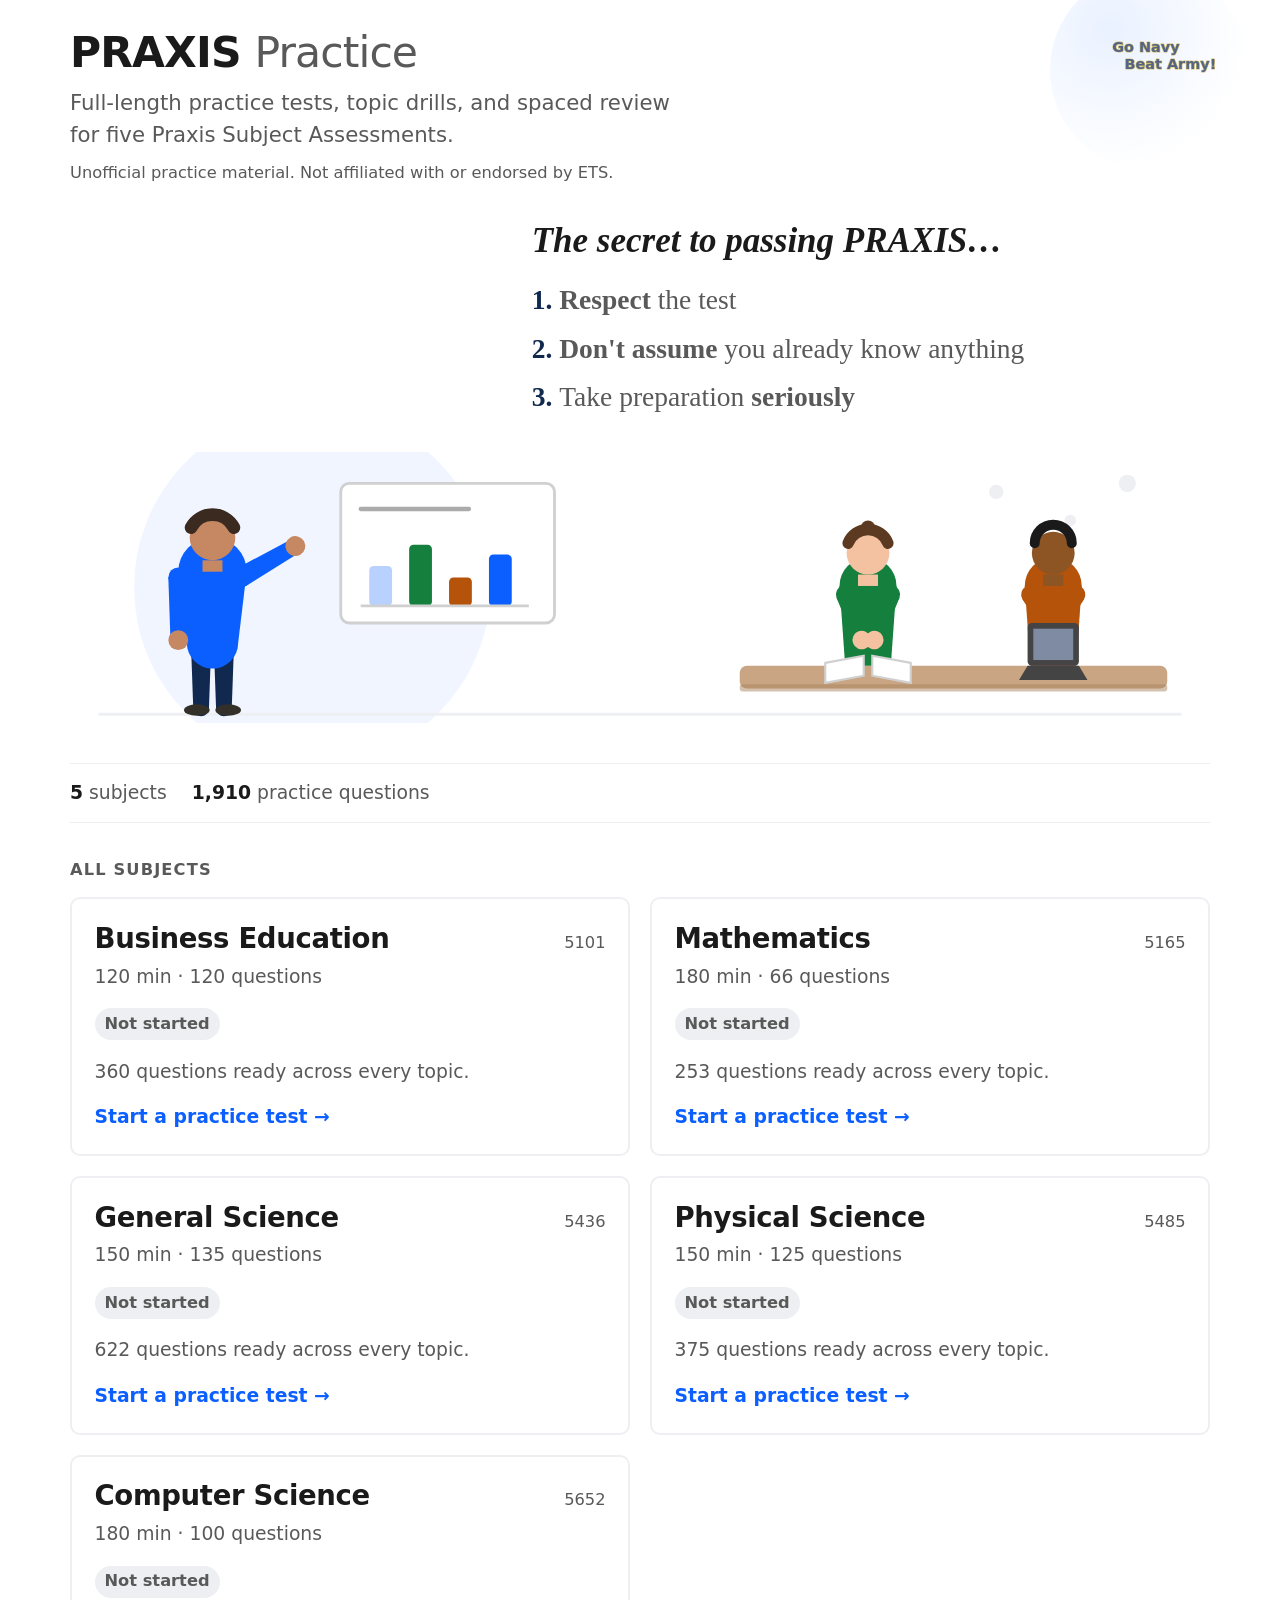
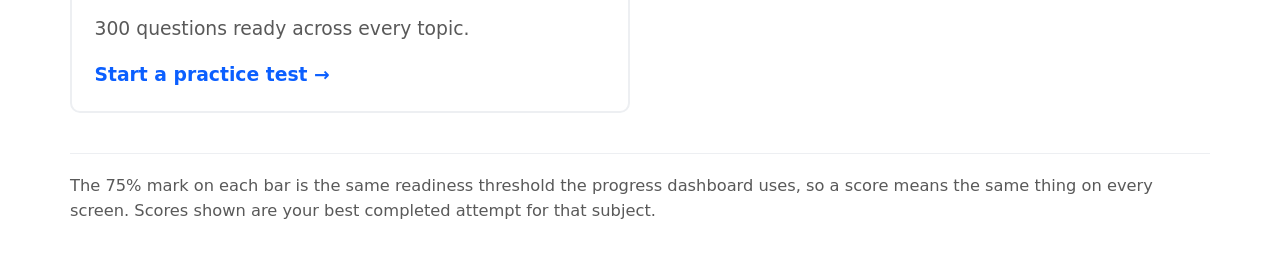
<file: index.html>
<!doctype html>
<html lang="en">
<head>
  <!-- Google tag (gtag.js) -->
  <script async src="https://www.googletagmanager.com/gtag/js?id=G-TLVP8RW91K"></script>
  <script>
    window.dataLayer = window.dataLayer || [];
    function gtag(){dataLayer.push(arguments);}
    gtag('js', new Date());
    gtag('config', 'G-TLVP8RW91K');
  </script>
  <meta charset="utf-8" />
  <meta name="viewport" content="width=device-width, initial-scale=1" />
  <title>PRAXIS-Practice</title>
  <link rel="stylesheet" href="css/base.css" />
</head>
<body class="page-hub">
  <main>
    <header class="hub-masthead">
      <div class="hub-masthead-text">
        <h1 class="hub-wordmark">PRAXIS <span class="hub-wordmark-thin">Practice</span></h1>
        <!-- The subject count is filled in from the manifest once it loads (a
             hardcoded "four" here was still on the live site after the fifth
             subject shipped). The static text below is the correct count at
             time of writing, so the sentence still reads correctly if the
             script never runs. -->
        <p class="hub-tagline">Full-length practice tests, topic drills, and spaced review
          for <span id="hub-tagline-subjects">five Praxis Subject Assessments</span>.</p>
        <p class="hub-disclaimer">Unofficial practice material. Not affiliated with or
          endorsed by ETS.</p>
      </div>

      <!-- "Go Navy, Beat Army!", a personal accent from the session owner (a
           Naval Academy alum) for other alumni to spot, not a claim of any
           institutional affiliation — it's the generic rivalry cheer rendered
           as plain text in two colors, not any school's logo or wordmark
           artwork, the same care the ETS disclaimer beside it takes. "Go Navy"
           stays purely decorative and aria-hidden, same as before: naming it
           would announce the easter egg to screen-reader users that sighted
           users have to find, and it carries no information needed to use the
           page. "Beat Army!" is also a real link to the USNA Alumni
           Association, so unlike "Go Navy" it is left in the accessibility
           tree — its own visible text serves as the link's accessible name,
           and it is focusable/announced like any other link rather than
           hidden. -->
      <div class="hub-signature">
        <svg viewBox="0 0 180 74" xmlns="http://www.w3.org/2000/svg" class="hub-signature-mark">
          <text x="4" y="28" aria-hidden="true">Go Navy</text>
          <a href="https://www.usna.com">
            <text x="26" y="60">Beat Army!</text>
          </a>
        </svg>
      </div>
    </header>

    <!-- Session owner's motto (Phase 6.11.1). Real content, not decoration --
         rendered as ordinary accessible text in a distinct serif, not an
         aria-hidden SVG graphic, so it's actually announced to a screen
         reader rather than skipped like the masthead's easter-egg mark. -->
    <div class="hub-motto">
      <p class="hub-motto-lead">The secret to passing PRAXIS&hellip;</p>
      <ol class="hub-motto-list">
        <li><strong>Respect</strong> the test</li>
        <li><strong>Don't assume</strong> you already know anything</li>
        <li>Take preparation <strong>seriously</strong></li>
      </ol>
    </div>

    <!-- Welcoming hero illustration (Phase 6.11.1) — a flat-vector classroom
         scene, not stock photography, matching the "illustrated, welcoming"
         direction chosen for this refresh. The whiteboard's little bar chart
         deliberately echoes the site's own hub-bar/category-stat visual
         language (SCHEMA.md's bullet-graph bars), so it isn't just generic
         decoration. Figures are abstract (no facial features, no depicted
         ethnicity) with varied flat skin/hair tones for a diverse-without-
         guessing look. Purely decorative: aria-hidden, since it carries no
         information not already in the surrounding text. -->
    <div class="hub-hero-illustration">
      <svg viewBox="0 0 800 190" xmlns="http://www.w3.org/2000/svg" class="hub-hero-svg"
           role="presentation" aria-hidden="true" focusable="false">
        <circle cx="170" cy="95" r="125" fill="var(--color-accent-wash)" opacity="0.8"/>
        <line x1="20" y1="184" x2="780" y2="184" stroke="var(--color-bar-track)" stroke-width="2"/>
        <circle cx="650" cy="28" r="5" fill="var(--color-bar-track)"/>
        <circle cx="702" cy="48" r="4" fill="var(--color-bar-track)"/>
        <circle cx="742" cy="22" r="6" fill="var(--color-bar-track)"/>

        <!-- Whiteboard, teacher's gesture points toward it -->
        <g transform="translate(190,22)">
          <rect x="0" y="0" width="150" height="98" rx="6" fill="#ffffff" stroke="var(--color-border)" stroke-width="2"/>
          <line x1="14" y1="18" x2="90" y2="18" stroke="var(--color-muted)" stroke-width="3" stroke-linecap="round" opacity="0.5"/>
          <rect x="20" y="58" width="16" height="28" rx="3" fill="var(--color-accent-light)"/>
          <rect x="48" y="43" width="16" height="43" rx="3" fill="var(--color-correct)"/>
          <rect x="76" y="66" width="16" height="20" rx="3" fill="var(--color-warning)"/>
          <rect x="104" y="50" width="16" height="36" rx="3" fill="var(--color-accent)"/>
          <line x1="14" y1="86" x2="132" y2="86" stroke="var(--color-border)" stroke-width="2"/>
        </g>

        <!-- Teacher, standing, right arm raised toward the whiteboard. Limbs
             and torso are tapered (wider at shoulder/hip, narrower at
             wrist/ankle) rather than uniform-width capsules, with a neck and
             rounded hand/foot terminals — reads as a proportioned figure
             instead of a stick figure at this scale. -->
        <g transform="translate(100,182)">
          <!-- legs -->
          <circle cx="-8" cy="-44" r="7" fill="var(--color-mark-navy)"/>
          <circle cx="-8" cy="-2" r="5.5" fill="var(--color-mark-navy)"/>
          <path d="M -15,-44 L -13.5,-2 L -2.5,-2 L -1,-44 Z" fill="var(--color-mark-navy)"/>
          <circle cx="8" cy="-44" r="7" fill="var(--color-mark-navy)"/>
          <circle cx="8" cy="-2" r="5.5" fill="var(--color-mark-navy)"/>
          <path d="M 1,-44 L 2.5,-2 L 13.5,-2 L 15,-44 Z" fill="var(--color-mark-navy)"/>
          <ellipse cx="-11" cy="-1" rx="9" ry="4" fill="#33302a"/>
          <ellipse cx="11" cy="-1" rx="9" ry="4" fill="#33302a"/>
          <!-- torso -->
          <circle cx="0" cy="-98" r="24" fill="var(--color-accent)"/>
          <circle cx="0" cy="-48" r="18" fill="var(--color-accent)"/>
          <path d="M -24,-98 L -18,-48 L 18,-48 L 24,-98 Z" fill="var(--color-accent)"/>
          <!-- neck -->
          <rect x="-7" y="-106" width="14" height="8" fill="#c68863"/>
          <!-- left arm, hanging -->
          <circle cx="-24" cy="-94" r="7" fill="var(--color-accent)"/>
          <circle cx="-24" cy="-50" r="5.5" fill="var(--color-accent)"/>
          <path d="M -31,-94 L -29.5,-50 L -18.5,-50 L -17,-94 Z" fill="var(--color-accent)"/>
          <circle cx="-24" cy="-50" r="7" fill="#c68863"/>
          <!-- right arm, raised toward the board -->
          <g transform="rotate(-120 20 -94)">
            <circle cx="20" cy="-94" r="7" fill="var(--color-accent)"/>
            <circle cx="20" cy="-50" r="5.5" fill="var(--color-accent)"/>
            <path d="M 13,-94 L 14.5,-50 L 25.5,-50 L 27,-94 Z" fill="var(--color-accent)"/>
            <circle cx="20" cy="-50" r="7" fill="#c68863"/>
          </g>
          <!-- head -->
          <circle cx="0" cy="-122" r="16" fill="#c68863"/>
          <path d="M -15 -129 A 17 17 0 0 1 15 -129" fill="none" stroke="#3b2a20" stroke-width="9" stroke-linecap="round"/>
        </g>

        <!-- Desk -->
        <rect x="470" y="150" width="300" height="16" rx="5" fill="#c9a583"/>
        <rect x="470" y="163" width="300" height="5" rx="2" fill="#a9835e" opacity="0.5"/>

        <!-- Student 1, seated, open book. Arms angle inward toward the book
             (negative rotation swings the left-shoulder arm's hand rightward,
             positive swings the right-shoulder arm's hand leftward) — the
             original uniform-capsule version had these signs backwards, so
             the arms splayed outward instead of toward the book; fixed here
             alongside the taper pass. -->
        <g transform="translate(560,150)">
          <circle cx="0" cy="-56" r="20" fill="var(--color-correct)"/>
          <path d="M -20,-56 L -16,0 L 16,0 L 20,-56 Z" fill="var(--color-correct)"/>
          <rect x="-7" y="-64" width="14" height="8" fill="#f4c2a1"/>
          <g transform="rotate(-20 -16 -50)">
            <circle cx="-16" cy="-50" r="6.5" fill="var(--color-correct)"/>
            <circle cx="-16" cy="-16" r="5" fill="var(--color-correct)"/>
            <path d="M -22.5,-50 L -21,-16 L -11,-16 L -9.5,-50 Z" fill="var(--color-correct)"/>
            <circle cx="-16" cy="-16" r="6.5" fill="#f4c2a1"/>
          </g>
          <g transform="rotate(20 16 -50)">
            <circle cx="16" cy="-50" r="6.5" fill="var(--color-correct)"/>
            <circle cx="16" cy="-16" r="5" fill="var(--color-correct)"/>
            <path d="M 9.5,-50 L 11,-16 L 21,-16 L 22.5,-50 Z" fill="var(--color-correct)"/>
            <circle cx="16" cy="-16" r="6.5" fill="#f4c2a1"/>
          </g>
          <circle cx="0" cy="-79" r="15" fill="#f4c2a1"/>
          <path d="M -14 -86 A 15 15 0 0 1 14 -86" fill="none" stroke="#5c3a21" stroke-width="8" stroke-linecap="round"/>
          <circle cx="0" cy="-97" r="5" fill="#5c3a21"/>
        </g>
        <g transform="translate(560,150)">
          <path d="M -30,-2 L -3,-7 L -3,7 L -30,12 Z" fill="var(--color-bg)" stroke="var(--color-border)" stroke-width="1.5"/>
          <path d="M 30,-2 L 3,-7 L 3,7 L 30,12 Z" fill="var(--color-bg)" stroke="var(--color-border)" stroke-width="1.5"/>
        </g>

        <!-- Student 2, seated, laptop. A tighter inward angle than student 1
             (hands converge near center, typing) rather than the wider
             book-holding angle. -->
        <g transform="translate(690,150)">
          <circle cx="0" cy="-56" r="20" fill="var(--color-warning)"/>
          <path d="M -20,-56 L -16,0 L 16,0 L 20,-56 Z" fill="var(--color-warning)"/>
          <rect x="-7" y="-64" width="14" height="8" fill="#8d5524"/>
          <g transform="rotate(-30 -16 -50)">
            <circle cx="-16" cy="-50" r="6.5" fill="var(--color-warning)"/>
            <circle cx="-16" cy="-16" r="5" fill="var(--color-warning)"/>
            <path d="M -22.5,-50 L -21,-16 L -11,-16 L -9.5,-50 Z" fill="var(--color-warning)"/>
            <circle cx="-16" cy="-16" r="6.5" fill="#8d5524"/>
          </g>
          <g transform="rotate(30 16 -50)">
            <circle cx="16" cy="-50" r="6.5" fill="var(--color-warning)"/>
            <circle cx="16" cy="-16" r="5" fill="var(--color-warning)"/>
            <path d="M 9.5,-50 L 11,-16 L 21,-16 L 22.5,-50 Z" fill="var(--color-warning)"/>
            <circle cx="16" cy="-16" r="6.5" fill="#8d5524"/>
          </g>
          <circle cx="0" cy="-79" r="15" fill="#8d5524"/>
          <path d="M -13 -86 A 13 13 0 0 1 13 -86" fill="none" stroke="#1a1a1a" stroke-width="7" stroke-linecap="round"/>
        </g>
        <g transform="translate(690,150)">
          <path d="M -24,10 L 24,10 L 18,0 L -18,0 Z" fill="#444444"/>
          <rect x="-18" y="-30" width="36" height="30" rx="3" fill="#444444"/>
          <rect x="-14" y="-26" width="28" height="22" fill="var(--color-accent-light)" opacity="0.5"/>
        </g>
      </svg>
    </div>

    <p id="hub-summary" class="hub-summary" hidden></p>

    <div id="hub-resume-slot"></div>

    <h2 class="hub-section-label">All subjects</h2>
    <div id="test-list" class="hub-grid" aria-live="polite" aria-busy="true">
      <p class="status-note">Loading tests&hellip;</p>
    </div>

    <p id="hub-failed" class="status-note" hidden></p>

    <p class="hub-footnote">The 75% mark on each bar is the same readiness threshold the
      progress dashboard uses, so a score means the same thing on every screen. Scores
      shown are your best completed attempt for that subject.</p>
  </main>

  <script type="module">
    import { loadManifest, loadBank } from "./js/schema.js";
    import { loadStore, defaultStore, findInProgressAttempt } from "./js/store.js";
    import { scoreAttempt } from "./js/runner.js";
    import { summarizeAttempt } from "./js/results.js";

    const list = document.getElementById("test-list");
    const summaryEl = document.getElementById("hub-summary");
    const resumeSlot = document.getElementById("hub-resume-slot");
    const failedEl = document.getElementById("hub-failed");

    /**
     * Best completed-attempt percentage for one test, or null if none completed.
     *
     * Deliberately recomputed from the bank via scoreAttempt rather than read from
     * each answer's stored `correct` flag: js/results.js keeps the score "never
     * cached, always recomputed from answers", and S6 does the same. Trusting the
     * cached flag here would let S1 disagree with the dashboard after any answer-key
     * correction -- two screens showing different scores for one attempt. This is
     * the only reason S1 loads a bank at all, which is why it loads one *only* for
     * subjects that actually have a completed attempt to score.
     */
    function bestPercent(store, bank, testCode) {
      let best = null;
      for (const attempt of store.attempts) {
        if (attempt.testCode !== testCode || attempt.status !== "completed") continue;
        const percent = summarizeAttempt(scoreAttempt(bank, attempt.answers), bank).overall.percent;
        if (best === null || percent > best) best = percent;
      }
      return best;
    }

    function completedCount(store, testCode) {
      return store.attempts.filter((a) => a.testCode === testCode && a.status === "completed").length;
    }

    /** Whole minutes left on an in-progress attempt, or null once it has run out. */
    function minutesRemaining(attempt, now = Date.now()) {
      const started = Date.parse(attempt.startedAt);
      if (Number.isNaN(started) || typeof attempt.timeLimitMinutes !== "number") return null;
      const leftMs = started + attempt.timeLimitMinutes * 60000 - now;
      return leftMs > 0 ? Math.ceil(leftMs / 60000) : null;
    }

    function el(tag, className, text) {
      const node = document.createElement(tag);
      if (className) node.className = className;
      if (text !== undefined) node.textContent = text;
      return node;
    }

    /** The shared bullet bar: fill + the 75% readiness tick S6 also draws. */
    function buildBar(percent, fillClass) {
      const bar = el("span", "hub-bar");
      const fill = el("span", `hub-bar-fill ${fillClass}`);
      fill.style.width = `${Math.max(0, Math.min(100, percent))}%`;
      bar.appendChild(fill);
      bar.appendChild(el("span", "hub-bar-tick"));
      return bar;
    }

    function buildCard(entry, state) {
      const card = el("a", "hub-card");
      card.href = `test.html?code=${encodeURIComponent(entry.code)}`;

      const head = el("div", "hub-card-head");
      head.appendChild(el("h3", "hub-card-name", entry.name));
      head.appendChild(el("span", "hub-card-code", entry.code));
      card.appendChild(head);

      const plural = entry.formLength === 1 ? "question" : "questions";
      card.appendChild(
        el("p", "hub-card-meta", `${entry.timeLimitMinutes} min · ${entry.formLength} ${plural}`),
      );

      const stateRow = el("div", "hub-state");
      if (state.kind === "in-progress") {
        stateRow.appendChild(el("span", "hub-pill hub-pill-live", "In progress"));
        stateRow.appendChild(
          el("span", "hub-state-note", `Question ${state.answered + 1} of ${state.formLength}`),
        );
        card.appendChild(stateRow);
        const progress = el("div", "hub-score");
        progress.appendChild(buildBar((state.answered / state.formLength) * 100, "is-progress"));
        card.appendChild(progress);
        card.appendChild(el("span", "hub-card-cta", "Resume test →"));
      } else if (state.kind === "completed") {
        const attemptLabel = state.attempts === 1 ? "1 attempt" : `${state.attempts} attempts`;
        stateRow.appendChild(el("span", "hub-pill hub-pill-done", attemptLabel));
        stateRow.appendChild(el("span", "hub-state-note", "Best score"));
        card.appendChild(stateRow);
        // Filled in by fillScore once this subject's bank has loaded. The card is
        // complete and clickable before then -- the score is the only part waiting.
        card.appendChild(el("div", "hub-score"));
        card.appendChild(el("span", "hub-card-cta", "Continue studying →"));
      } else if (state.kind === "unknown") {
        // Saved progress couldn't be read. Show the subject without inventing a
        // status -- claiming "Not started" here would be a guess, not a fact.
        card.appendChild(el("span", "hub-card-cta", "Open →"));
      } else {
        stateRow.appendChild(el("span", "hub-pill hub-pill-idle", "Not started"));
        card.appendChild(stateRow);
        card.appendChild(
          el("p", "hub-empty-note", `${state.bankSize} questions ready across every topic.`),
        );
        card.appendChild(el("span", "hub-card-cta", "Start a practice test →"));
      }
      return card;
    }

    /** Drops the computed best score into a card already on the page. */
    function fillScore(card, percent) {
      const slot = card.querySelector(".hub-score");
      if (!slot) return;
      const band = percent >= 75 ? "is-good" : "is-building";
      slot.appendChild(el("span", `hub-score-num ${band}`, `${percent}%`));
      slot.appendChild(buildBar(percent, band));
    }

    function buildResume(entry, attempt) {
      const link = el("a", "hub-resume");
      link.href = `test.html?code=${encodeURIComponent(entry.code)}`;

      const body = el("div", "hub-resume-body");
      body.appendChild(el("span", "hub-resume-label", "Pick up where you left off"));
      body.appendChild(el("div", "hub-resume-title", entry.name));

      const left = minutesRemaining(attempt);
      const answered = attempt.answers.length;
      const detail =
        left === null
          ? `Question ${answered + 1} of ${attempt.formLength} · time expired`
          : `Question ${answered + 1} of ${attempt.formLength} · ${left} minutes remaining`;
      body.appendChild(el("div", "hub-resume-detail", detail));

      link.appendChild(body);
      link.appendChild(el("span", "hub-resume-cta", "Resume test"));
      return link;
    }

    try {
      const manifestResult = await loadManifest();

      // loadStore returns an {ok, store} envelope, not the store (same shape as
      // loadBank/loadManifest). A corrupt or unreadable store must not blank the
      // picker: fall back to an empty store and say so, matching how S2 surfaces
      // the same failure rather than failing silently.
      const storeResult = loadStore();
      const progressAvailable = storeResult.ok;
      const store = storeResult.ok ? storeResult.store : defaultStore();

      list.innerHTML = "";
      list.setAttribute("aria-busy", "false");

      if (!manifestResult.ok) {
        list.appendChild(el("p", "status-note", "Could not load the list of tests."));
      } else {
        // Every card renders from the manifest alone -- name, timing, form length and
        // bank size all live there, and verify.mjs cross-checks each against the bank
        // so the copies cannot drift. The picker used to fetch and parse all four bank
        // files, ~1.8 MB, purely to read those four scalars.
        const entries = manifestResult.tests;
        let totalQuestions = 0;
        let attemptsCompleted = 0;
        let inProgressCount = 0;
        let resume = null;
        const needScore = [];

        for (const entry of entries) {
          totalQuestions += entry.bankSize;

          const attempt = findInProgressAttempt(store, entry.code);
          const attempts = completedCount(store, entry.code);
          attemptsCompleted += attempts;

          let state;
          if (!progressAvailable) {
            state = { kind: "unknown" };
          } else if (attempt) {
            inProgressCount += 1;
            state = {
              kind: "in-progress",
              answered: attempt.answers.length,
              formLength: attempt.formLength,
            };
            if (!resume) resume = { entry, attempt };
          } else if (attempts > 0) {
            state = { kind: "completed", attempts };
          } else {
            state = { kind: "not-started", bankSize: entry.bankSize };
          }

          const card = buildCard(entry, state);
          list.appendChild(card);
          if (state.kind === "completed") needScore.push({ entry, card });
        }

        if (entries.length === 0) {
          list.appendChild(el("p", "status-note", "No tests are registered yet."));
        }

        if (resume) resumeSlot.appendChild(buildResume(resume.entry, resume.attempt));

        // Keep the masthead sentence honest as subjects are added. Spelled out
        // rather than a digit, since this is prose; falls back to the numeral
        // past ten, which this project will not reach any time soon.
        const NUMBER_WORDS = ["zero", "one", "two", "three", "four", "five",
                              "six", "seven", "eight", "nine", "ten"];
        const taglineEl = document.getElementById("hub-tagline-subjects");
        if (taglineEl && entries.length > 0) {
          const n = entries.length;
          const word = NUMBER_WORDS[n] ?? String(n);
          taglineEl.textContent =
            `${word} Praxis Subject Assessment${n === 1 ? "" : "s"}`;
        }

        const subjectWord = entries.length === 1 ? "subject" : "subjects";
        const parts = [
          `<b>${entries.length}</b> ${subjectWord}`,
          `<b>${totalQuestions.toLocaleString()}</b> practice questions`,
        ];
        if (attemptsCompleted > 0) {
          parts.push(
            `<b>${attemptsCompleted}</b> ${attemptsCompleted === 1 ? "attempt" : "attempts"} completed`,
          );
        }
        if (inProgressCount > 0) parts.push(`<b>${inProgressCount}</b> in progress`);
        summaryEl.innerHTML = parts.map((p) => `<span>${p}</span>`).join("");
        summaryEl.hidden = false;

        // Only now, and only for subjects with something to score, is a bank fetched.
        // Someone who has not finished a test downloads no bank at all.
        const failed = [];
        for (const { entry, card } of needScore) {
          const result = await loadBank(entry.file);
          if (!result.ok) {
            failed.push(entry.code);
            continue;
          }
          const percent = bestPercent(store, result.bank, entry.code);
          if (percent !== null) fillScore(card, percent);
        }

        const notes = [];
        if (failed.length > 0) notes.push(`Could not load saved scores for: ${failed.join(", ")}.`);
        if (!progressAvailable) {
          notes.push("Your saved progress could not be loaded, so per-subject progress isn't shown.");
        }
        if (notes.length > 0) {
          failedEl.textContent = notes.join(" ");
          failedEl.hidden = false;
        }
      }
    } catch (error) {
      // Never leave the picker blank: the list is cleared before rendering, so an
      // unexpected throw past this point would otherwise show an empty page with
      // no explanation at all.
      list.innerHTML = "";
      list.setAttribute("aria-busy", "false");
      list.appendChild(el("p", "status-note", "Something went wrong loading your tests. Reloading the page usually fixes it."));
      throw error;
    }
  </script>
</body>
</html>
</file>
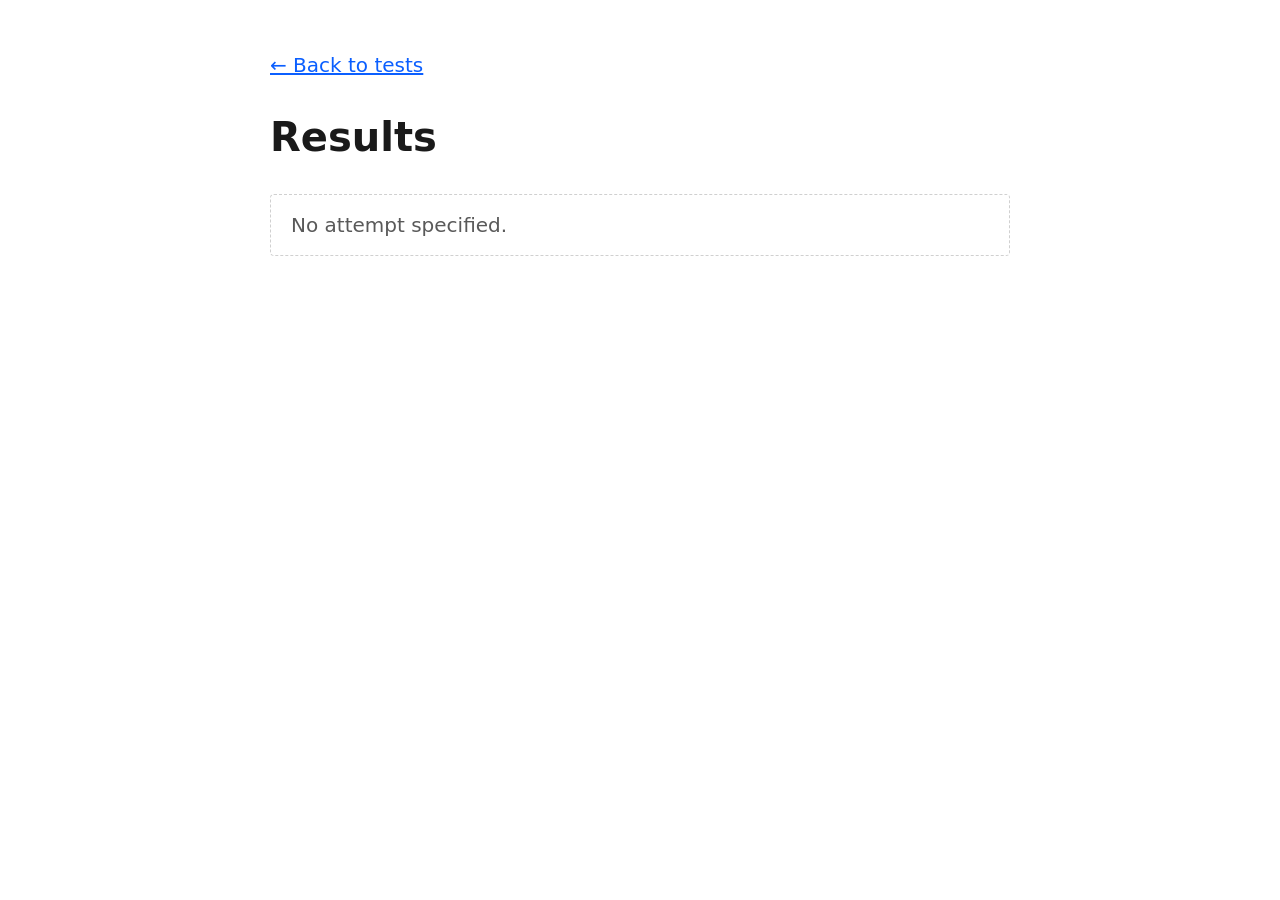
<file: results.html>
<!doctype html>
<html lang="en">
<head>
  <!-- Google tag (gtag.js) -->
  <script async src="https://www.googletagmanager.com/gtag/js?id=G-TLVP8RW91K"></script>
  <script>
    window.dataLayer = window.dataLayer || [];
    function gtag(){dataLayer.push(arguments);}
    gtag('js', new Date());
    gtag('config', 'G-TLVP8RW91K');
  </script>
  <meta charset="utf-8" />
  <meta name="viewport" content="width=device-width, initial-scale=1" />
  <title>Results — PRAXIS-Practice</title>
  <link rel="stylesheet" href="css/base.css" />
</head>
<body>
  <main>
    <p><a id="back-link" href="index.html">&larr; Back to tests</a></p>
    <h1>Results</h1>
    <p id="status-note" class="status-note" hidden></p>
    <div id="result" hidden>
      <p id="overall-score"></p>
      <p id="time-used"></p>
      <h2>By category</h2>
      <ul id="category-list"></ul>
      <div id="shortfall-note" hidden>
        <h2>This attempt isn't fully representative</h2>
        <ul id="shortfall-list"></ul>
      </div>
      <div id="practice-note" hidden>
        <h2>Practice your weak spots</h2>
        <ul id="practice-list"></ul>
      </div>
      <p id="full-review-unavailable-note" class="status-note" hidden>
        The full review list below couldn't be rebuilt, because this test's questions
        have changed since you took it. Your score above is still accurate.
      </p>
      <div id="full-review" hidden>
        <h2>Full review</h2>
        <ol id="full-review-list"></ol>
      </div>
      <p><a id="back-link-bottom" href="index.html">&larr; Back to tests</a></p>
    </div>
  </main>
  <script type="module">
    import { loadBank, loadManifest, resumeForm } from "./js/schema.js";
    import { scoreAttempt } from "./js/runner.js";
    import {
      summarizeAttempt,
      formatElapsed,
      buildFullReview,
      flattenCategoryLabels,
      categoriesNeedingPractice,
    } from "./js/results.js";
    import { loadStore, findAttempt } from "./js/store.js";
    import { withEntitlementParam, isNativeContext } from "./js/entitlement.js";
    import { renderReviewRow } from "./js/review-row.js";

    const params = new URLSearchParams(location.search);
    const attemptId = params.get("attempt");
    // Every link from this page to another site page goes through linkTo, so the
    // app's lock signal survives the navigation (D-46) -- a no-op on the site.
    const linkTo = (href) => withEntitlementParam(href, params);

    const statusNote = document.getElementById("status-note");
    const resultEl = document.getElementById("result");
    const overallEl = document.getElementById("overall-score");
    const timeUsedEl = document.getElementById("time-used");
    const categoryListEl = document.getElementById("category-list");
    const shortfallNoteEl = document.getElementById("shortfall-note");
    const shortfallListEl = document.getElementById("shortfall-list");
    const practiceNoteEl = document.getElementById("practice-note");
    const practiceListEl = document.getElementById("practice-list");
    const fullReviewUnavailableNoteEl = document.getElementById("full-review-unavailable-note");
    const fullReviewEl = document.getElementById("full-review");
    const fullReviewListEl = document.getElementById("full-review-list");
    const backLink = document.getElementById("back-link");
    const backLinkBottom = document.getElementById("back-link-bottom");

    function showStatus(message) {
      statusNote.textContent = message;
      statusNote.hidden = false;
    }

    if (!attemptId) {
      showStatus("No attempt specified.");
    } else {
      const loadResult = loadStore();
      if (!loadResult.ok) {
        showStatus("Your saved progress could not be loaded.");
      } else {
        // A reader who opens this link in a different browser profile, or whose
        // localStorage was cleared, legitimately finds nothing here -- the store is
        // this one browser's only copy (SCHEMA.md §2.8, no backup).
        const attempt = findAttempt(loadResult.store, attemptId);
        if (!attempt) {
          showStatus("No result found for this attempt. It may have been cleared from this browser.");
        } else if (attempt.status === "in-progress") {
          // Reachable via a stale link/bookmark/history entry to an attempt that
          // hasn't finished yet -- without this check, scoreAttempt would happily
          // score whatever's been answered so far and present a partial result
          // indistinguishably from a real final one (code review finding).
          const href = linkTo(`test.html?code=${encodeURIComponent(attempt.testCode)}`);
          backLink.href = href;
          backLinkBottom.href = href;
          showStatus("This attempt hasn't finished yet, so there's no result to show.");
        } else if (attempt.status === "abandoned") {
          const href = linkTo(`test.html?code=${encodeURIComponent(attempt.testCode)}`);
          backLink.href = href;
          backLinkBottom.href = href;
          showStatus("This attempt was abandoned before it finished, so there's no result to show.");
        } else {
          const href = linkTo(`test.html?code=${encodeURIComponent(attempt.testCode)}`);
          backLink.href = href;
          backLinkBottom.href = href;

          // includeDisabled: reviewing a completed attempt must keep working even if
          // this test has since been disabled for new attempts (Phase 6.5 finding).
          const manifestResult = await loadManifest(fetch, "data/manifest.json", { includeDisabled: true });
          const entry = manifestResult.ok ? manifestResult.tests.find((t) => t.code === attempt.testCode) : undefined;
          const bankResult = entry ? await loadBank(entry.file) : { ok: false };

          if (!bankResult.ok) {
            showStatus("This test's category information could not be loaded.");
          } else {
            // Recomputed from the stored answers every time, not trusted from a
            // cached value -- SCHEMA.md §2.7's "S4 self-verifies ... rather than
            // trusting [a] recorded [value] blindly" principle.
            const score = scoreAttempt(bankResult.bank, attempt.answers);
            const summary = summarizeAttempt(score, bankResult.bank, attempt.categoryTargets);
            overallEl.textContent = `${summary.overall.correct} / ${summary.overall.total} correct (${summary.overall.percent}%)`;
            timeUsedEl.textContent = `Time used: ${formatElapsed(attempt.startedAt, attempt.finishedAt)}`;
            for (const category of summary.categories) {
              const li = document.createElement("li");
              li.textContent = `${category.label}: ${category.correct}/${category.total} (${category.percent}%)`;
              categoryListEl.appendChild(li);
            }
            if (summary.shortfalls.length > 0) {
              // SCHEMA.md §1.2: an underfilled bank is disclosed, never silently
              // padded -- a score built from a non-representative draw and presented
              // as if representative is actively misleading.
              for (const shortfall of summary.shortfalls) {
                const li = document.createElement("li");
                li.textContent =
                  `${shortfall.label}: only ${shortfall.got} of ${shortfall.wanted} target questions were ` +
                  "available for this category, so this attempt underrepresents it.";
                shortfallListEl.appendChild(li);
              }
              shortfallNoteEl.hidden = false;
            }

            // "Practice your weak spots" (Phase 6.5) -- this attempt's own categories
            // with more than one missed question, each linking straight into S5's
            // existing single-category drill (run.html, Phase 4.1, unchanged by this
            // diff). Attempt-scoped by design -- a different question from the
            // all-time weakest-category suggestion on S2 (D-18) and the dashboard's
            // cross-attempt breakdown (Phase 6.5), which both read questionHistory
            // across every attempt/study session rather than just this one.
            const practiceCategories = categoriesNeedingPractice(summary);
            if (practiceCategories.length > 0) {
              for (const category of practiceCategories) {
                const li = document.createElement("li");
                const a = document.createElement("a");
                a.href = linkTo(
                  `run.html?code=${encodeURIComponent(attempt.testCode)}` +
                  `&mode=study&category=${encodeURIComponent(category.id)}`
                );
                a.textContent = `${category.label} (missed ${category.missed})`;
                li.appendChild(a);
                practiceListEl.appendChild(li);
              }
              practiceNoteEl.hidden = false;
            }

            // resumeForm replays the exact original question/option order and
            // presentation this attempt drew (js/schema.js, D-19) -- the same
            // reconstruction run.html's own review pass and résumé path already rely
            // on, rather than re-deriving from the bank's current question order.
            const form = resumeForm(bankResult.bank, attempt.questionOrder);
            if (!form) {
              // The realistic trigger is a question/option physically removed from the
              // bank since this attempt was taken (retiring a question leaves it in
              // place -- SCHEMA.md §1.2 -- so this shouldn't happen from retirement
              // alone). Degrade gracefully: the score/category breakdown above is still
              // accurate, only the full review list can't be rebuilt.
              fullReviewUnavailableNoteEl.hidden = false;
            } else {
              const labels = flattenCategoryLabels(bankResult.bank.categories);
              const rows = buildFullReview(form, attempt.answers, labels);
              // One DOM mutation for the whole list, not one per row (code review
              // finding) -- the largest form runs to 150+ questions.
              const fragment = document.createDocumentFragment();
              for (const row of rows) {
                fragment.appendChild(renderReviewRow(row));
              }
              fullReviewListEl.appendChild(fragment);
              fullReviewEl.hidden = false;
            }

            resultEl.hidden = false;
          }
        }
      }
    }

    // In the app the site hub is blocked (N-21), so on the paths above that never
    // learned which subject this was, a Back link still pointing there would do
    // nothing -- hide it rather than leave a dead link.
    if (isNativeContext(params) && backLink.getAttribute("href") === "index.html") {
      backLink.parentElement.hidden = true;
      backLinkBottom.parentElement.hidden = true;
    }
  </script>
</body>
</html>
</file>
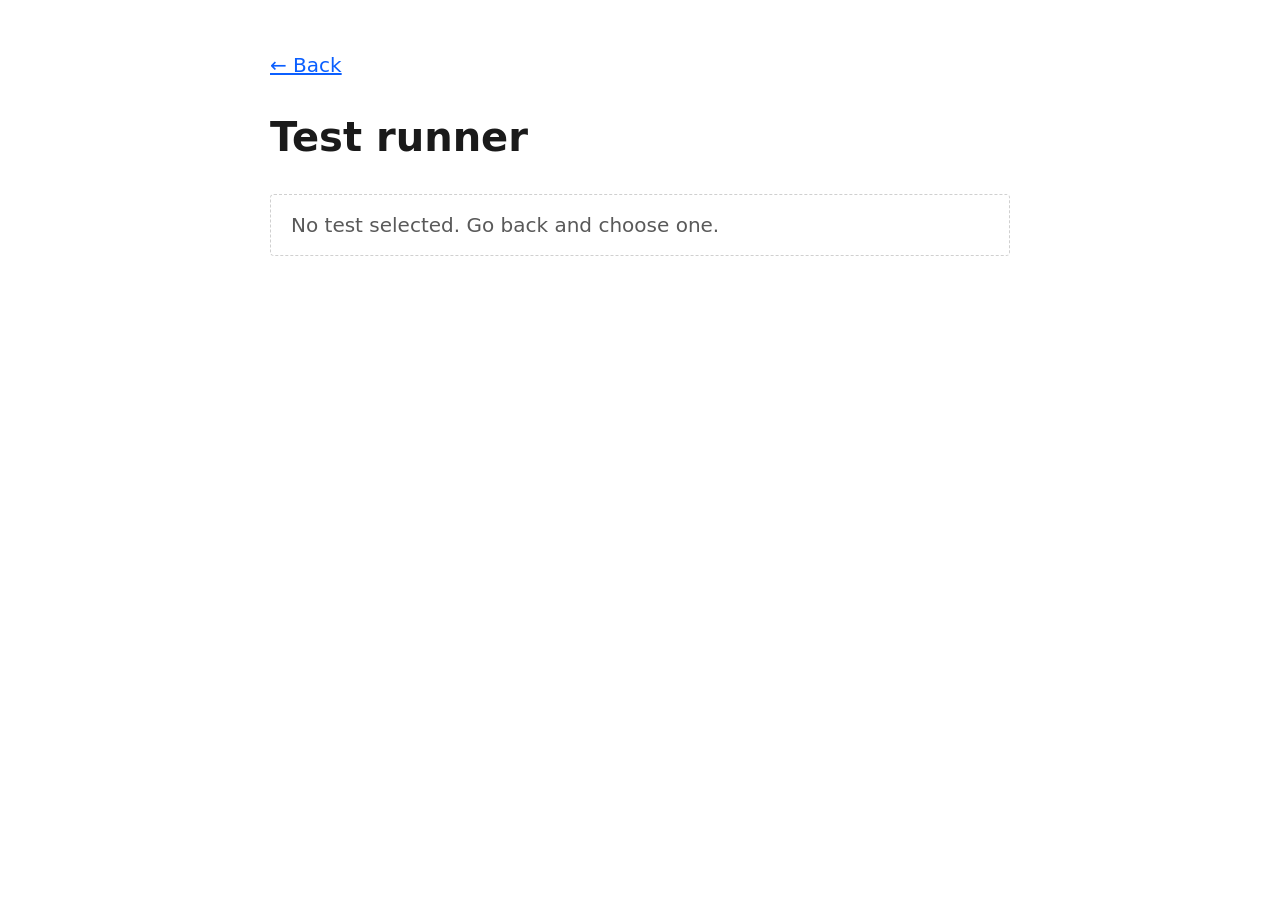
<file: run.html>
<!doctype html>
<html lang="en">
<head>
  <!-- Google tag (gtag.js) -->
  <script async src="https://www.googletagmanager.com/gtag/js?id=G-TLVP8RW91K"></script>
  <script>
    window.dataLayer = window.dataLayer || [];
    function gtag(){dataLayer.push(arguments);}
    gtag('js', new Date());
    gtag('config', 'G-TLVP8RW91K');
  </script>
  <meta charset="utf-8" />
  <meta name="viewport" content="width=device-width, initial-scale=1" />
  <title>Test runner — PRAXIS-Practice</title>
  <link rel="stylesheet" href="css/base.css" />
</head>
<body>
  <main>
    <p><a id="back-link" href="index.html">&larr; Back</a></p>
    <h1 id="test-heading">Test runner</h1>
    <p id="status-note" class="status-note" role="alert" tabindex="-1" hidden></p>
    <!-- In-app only (D-46): shown instead of a run this subject's purchase covers. -->
    <p id="unlock-row" hidden><a id="unlock-link" class="btn btn-primary" href="#">Unlock to access</a></p>

    <!-- Static and never rebuilt (like index.html's #test-list), so it stays the same
         live region across every render instead of being torn down mid-announcement
         (Phase 3.4, SCHEMA.md S1.3, finding #15). -->
    <p id="announcer" class="visually-hidden" aria-live="polite" aria-atomic="true"></p>

    <div id="start-screen" hidden>
      <p id="start-summary"></p>
      <p id="start-warning" class="start-warning">This test is timed based on
        <strong>real clock time</strong> from the moment you start it. The timer
        <strong>does not pause</strong> if you step away or the app closes in the
        middle of a test &mdash; just like a proctored exam.<br /><br />
        Do not start a test unless you have enough time to finish it, or your score
        will not be accurate.</p>
      <button id="start-button" type="button">Start</button>
    </div>

    <div id="expired-screen" hidden>
      <h2>Time expired while you were away</h2>
      <p id="expired-summary"></p>
      <button id="expired-acknowledge-button" type="button">See your results</button>
    </div>

    <!-- tabindex="0" so a screen-reader/keyboard user can reach the current time and
         position on demand at any point during the run, independent of the passive
         threshold/position announcements below (finding #12). -->
    <p id="timer" tabindex="0" hidden></p>
    <p id="position" tabindex="0" hidden></p>

    <!-- 5165's on-screen scientific calculator (Phase 5.2, D-14) -- shared between
         S3 and S5 rather than duplicated per screen, gated to bank.code === "5165".
         In document flow, not an overlay: SCHEMA.md finding #17 requires a reference
         surface to never obscure the question stem, and the simplest way to
         guarantee that on this single-column layout is to let it push the page down
         like #study-feedback already does, not float on top of anything. -->
    <button id="calculator-toggle" type="button" hidden>Calculator</button>
    <div id="calculator-panel" hidden aria-labelledby="calculator-heading">
      <h2 id="calculator-heading" class="visually-hidden">Scientific calculator</h2>
      <p id="calculator-mode-indicator"></p>
      <!-- readonly: this is a display driven only by the on-screen keypad below
           (a real calculator, not a text field), and staying readonly keeps it
           focusable for a11y/cursor purposes without iOS/iPadOS popping up the
           software keyboard every time a keypad button calls .focus() on it. -->
      <input
        id="calculator-expression"
        type="text"
        readonly
        autocomplete="off"
        spellcheck="false"
        aria-label="Calculator expression"
      />
      <p id="calculator-result" tabindex="0"></p>
      <div id="calculator-keypad"></div>
      <button id="calculator-close-button" type="button">Close calculator</button>
    </div>

    <!-- Shared non-modal reference panel (5165's formula/notation sheet, Phase 5.1,
         D-21, SCHEMA.md §2.9; 5485's periodic table + physical constants, Phase 5.3,
         D-22, SCHEMA.md §2.10) -- same finding-#17 in-document-flow pattern as the
         calculator above. js/reference-panel.js's createPanelShell owns the shared
         open/close/Escape/focus mechanics; content rendering is test-specific and
         lives below in ensureReferencePanelLoaded, since 5165's formula list and
         5485's element grid share nothing renderable. Toggle/heading text is set in
         JS per bank.code -- gated to bank.referencePanel being present, not a
         hardcoded test code, since this feature spans more than one test. -->
    <button id="reference-toggle" type="button" hidden></button>
    <div id="reference-panel" tabindex="-1" hidden aria-labelledby="reference-heading">
      <h2 id="reference-heading" class="visually-hidden"></h2>
      <div id="reference-list"></div>
      <button id="reference-close-button" type="button">Close reference</button>
    </div>

    <div id="run-screen" hidden>
      <form id="question-form">
        <!-- Focus target is the fieldset, not the legend directly: `<legend>` has a
             history of inconsistent programmatic-focus support across engines
             (code review, Phase 3.4). The legend still supplies the fieldset's
             accessible name, so focusing the fieldset reads the question stem either
             way. -->
        <fieldset id="question-fieldset" tabindex="-1">
          <legend id="question-stem"></legend>
          <div id="options-list"></div>
        </fieldset>
      </form>
      <p>
        <label>
          <input type="checkbox" id="flag-toggle" aria-describedby="flag-toggle-hint" />
          Flag this question for review
        </label>
        <span id="flag-toggle-hint" class="visually-hidden">Flagging also reveals an option to skip this question for now.</span>
        <button id="skip-button" type="button" hidden>Skip this question</button>
      </p>
      <p id="editing-note" hidden>
        Reviewing this question -- changing the answer above updates it in your review list.
        <button id="back-to-review-button" type="button">Back to review</button>
      </p>
    </div>

    <div id="review-screen" hidden>
      <h2 id="review-heading" tabindex="-1">Review your answers</h2>
      <p>Reopen any question below to change its answer or flag before submitting.</p>
      <!-- Same action as #submit-button below (session owner request) -- lets
           someone submit without scrolling through the whole review list first. -->
      <button id="submit-button-top" type="button">Submit test</button>
      <ol id="review-list"></ol>
      <button id="submit-button" type="button">Submit test</button>
      <p><a id="back-link-bottom" href="index.html">&larr; Back</a></p>
    </div>

    <!-- S5 -- topic study (Phase 4.1). Untimed and separate from S3's state machine
         above: no timer, no résumé, no scoring against a form (SCHEMA.md S1.1). -->
    <div id="study-picker-screen" hidden>
      <h2>Choose a topic</h2>
      <ul id="category-list"></ul>
    </div>

    <div id="study-screen" hidden>
      <p id="study-position"></p>
      <form id="study-form">
        <fieldset id="study-fieldset" tabindex="-1">
          <legend id="study-stem"></legend>
          <div id="study-options-list"></div>
        </fieldset>
      </form>
      <div id="study-feedback" tabindex="-1" hidden>
        <p id="study-correctness"></p>
        <p id="study-explanation"></p>
        <button id="study-next-button" type="button">Next question</button>
      </div>
    </div>

    <div id="study-complete-screen" hidden>
      <h2 id="study-complete-heading" tabindex="-1">Drill complete</h2>
      <p id="study-complete-summary"></p>
      <p><a id="study-again-link" href="#">Study this topic again</a></p>
      <!-- Practice-a-topic/Category-test only (mode=drill's own showDrillComplete) --
           S5's study mode (Review a topic) never populates or unhides this, since
           its immediate-per-question reveal already showed every explanation. -->
      <div id="drill-full-review" hidden>
        <h3>Full review</h3>
        <ol id="drill-full-review-list"></ol>
      </div>
      <p><a id="back-link-bottom-drill" href="index.html">&larr; Back</a></p>
    </div>

    <dialog id="confirm-submit-dialog" aria-labelledby="confirm-submit-heading">
      <h2 id="confirm-submit-heading">Submit test?</h2>
      <p id="confirm-submit-message"></p>
      <button id="confirm-cancel-button" type="button">Cancel</button>
      <button id="confirm-submit-button" type="button">Submit test</button>
    </dialog>
  </main>
  <script type="module">
    import { loadBank, loadManifest, loadReferencePanel, assembleForm, resumeForm, flattenCategoryTree, assembleDrill, assembleDueDrill, assembleCategoryDrill } from "./js/schema.js";
    import {
      isCorrect,
      scoreAttempt,
      buildReviewRows,
      countReviewStatus,
      initialAnnouncedThresholds,
      crossedThresholds,
    } from "./js/runner.js";
    import { flattenCategoryLabels, buildFullReview } from "./js/results.js";
    import { renderReviewRow } from "./js/review-row.js";
    import { updateHistory } from "./js/srs.js";
    import { evaluateExpression } from "./js/calculator.js";
    import { renderReferencePanel, createPanelShell, renderContent } from "./js/reference-panel.js";
    import { ELEMENT_CATEGORIES } from "./js/element-categories.js";
    import {
      loadStore,
      saveStore,
      defaultStore,
      startAttempt,
      recordAnswer,
      updateAnswer,
      recordQuestionHistory,
      completeAttempt,
      findInProgressAttempt,
      findAttempt,
      handleStorageEvent,
      recordCategoryTrialUsed,
    } from "./js/store.js";
    import { isRunLocked, withEntitlementParam, isNativeContext } from "./js/entitlement.js";

    const params = new URLSearchParams(location.search);
    const code = params.get("code");
    const mode = params.get("mode");
    // Every link from this page to another site page goes through linkTo, so the
    // app's lock signal survives the navigation (D-46) -- a no-op on the site.
    const linkTo = (href) => withEntitlementParam(href, params);

    const backLink = document.getElementById("back-link");
    const backLinkBottom = document.getElementById("back-link-bottom");
    const backLinkBottomDrill = document.getElementById("back-link-bottom-drill");
    const heading = document.getElementById("test-heading");
    const statusNote = document.getElementById("status-note");
    const unlockRow = document.getElementById("unlock-row");
    const unlockLink = document.getElementById("unlock-link");
    const startScreen = document.getElementById("start-screen");
    const startSummary = document.getElementById("start-summary");
    const startButton = document.getElementById("start-button");
    const expiredScreen = document.getElementById("expired-screen");
    const expiredSummary = document.getElementById("expired-summary");
    const expiredAcknowledgeButton = document.getElementById("expired-acknowledge-button");
    const runScreen = document.getElementById("run-screen");
    const timerEl = document.getElementById("timer");
    const positionEl = document.getElementById("position");
    const questionFieldset = document.getElementById("question-fieldset");
    const stemEl = document.getElementById("question-stem");
    const optionsEl = document.getElementById("options-list");
    const flagToggle = document.getElementById("flag-toggle");
    const skipButton = document.getElementById("skip-button");
    const editingNote = document.getElementById("editing-note");
    const backToReviewButton = document.getElementById("back-to-review-button");
    const reviewScreen = document.getElementById("review-screen");
    const reviewHeading = document.getElementById("review-heading");
    const reviewList = document.getElementById("review-list");
    const submitButton = document.getElementById("submit-button");
    const submitButtonTop = document.getElementById("submit-button-top");
    const announcer = document.getElementById("announcer");
    const confirmSubmitDialog = document.getElementById("confirm-submit-dialog");
    const confirmSubmitMessage = document.getElementById("confirm-submit-message");
    const confirmCancelButton = document.getElementById("confirm-cancel-button");
    const confirmSubmitButton = document.getElementById("confirm-submit-button");
    const studyPickerScreen = document.getElementById("study-picker-screen");
    const categoryList = document.getElementById("category-list");
    const studyScreen = document.getElementById("study-screen");
    const studyPosition = document.getElementById("study-position");
    const studyFieldset = document.getElementById("study-fieldset");
    const studyStemEl = document.getElementById("study-stem");
    const studyOptionsEl = document.getElementById("study-options-list");
    const studyFeedback = document.getElementById("study-feedback");
    const studyCorrectness = document.getElementById("study-correctness");
    const studyExplanation = document.getElementById("study-explanation");
    const studyNextButton = document.getElementById("study-next-button");
    const studyCompleteScreen = document.getElementById("study-complete-screen");
    const studyCompleteHeading = document.getElementById("study-complete-heading");
    const studyCompleteSummary = document.getElementById("study-complete-summary");
    const studyAgainLink = document.getElementById("study-again-link");
    const drillFullReview = document.getElementById("drill-full-review");
    const drillFullReviewList = document.getElementById("drill-full-review-list");

    if (code) {
      const href = linkTo(`test.html?code=${encodeURIComponent(code)}`);
      backLink.href = href;
      backLinkBottom.href = href;
      backLinkBottomDrill.href = href;
    } else if (isNativeContext(params)) {
      // In the app the site hub is blocked (N-21), so a Back link still pointing
      // there would do nothing -- hide it rather than leave a dead link.
      for (const link of [backLink, backLinkBottom, backLinkBottomDrill]) link.parentElement.hidden = true;
    }

    function showStatus(message) {
      // Clear-then-set (same reasoning as announce() below, code review finding)
      // so a second, later abortRun() with the identical message -- e.g. two
      // cross-tab "changed in another tab" events -- still re-announces via the
      // role="alert" region rather than being silently skipped as an unchanged
      // textContent value.
      statusNote.textContent = "";
      statusNote.hidden = false;
      setTimeout(() => {
        statusNote.textContent = message;
      }, 50);
    }

    // Serializes announcer writes so a position announcement and a threshold
    // announcement can never fire simultaneously and garble each other (SCHEMA.md
    // S1.3, finding #15). Clearing the region before each write (rather than just
    // overwriting) is the standard technique for a live region that might need to
    // announce the same text twice in a row -- an unchanged textContent value is not
    // guaranteed to re-trigger an announcement otherwise. Uses setTimeout rather
    // than requestAnimationFrame (code review finding): rAF callbacks are paused
    // while the tab is backgrounded, which would stall this whole queue -- and
    // every future call along with it -- until the tab regains focus; setTimeout
    // still fires (just throttled) in the background. The trailing .catch resets
    // the chain on any failure so one bad call can't permanently silence every
    // announcement for the rest of the run.
    let announceQueue = Promise.resolve();
    function announce(message) {
      announceQueue = announceQueue
        .then(
          () =>
            new Promise((resolve) => {
              announcer.textContent = "";
              setTimeout(() => {
                announcer.textContent = message;
                setTimeout(resolve, 150);
              }, 50);
            }),
        )
        .catch(() => {
          announceQueue = Promise.resolve();
        });
    }

    // -- 5165 scientific calculator (Phase 5.2, D-14) -----------------------------
    // Shared between S3 and S5 rather than duplicated per screen: js/calculator.js
    // owns the pure expression engine, this owns the keypad, the 2nd-shift/angle-
    // mode UI state, and wiring. showCalculatorToggle/hideCalculatorToggle are
    // called from beginRun/abortRun (S3) and runDrill/showDrillComplete (S5) --
    // never built into the page's default screen state, only from bank.code ===
    // "5165" at the dispatch below, the same way timerEl/positionEl (S3) and
    // studyScreen (S5) already gate their own visibility to the active screen.

    const CALCULATOR_TEST_CODE = "5165";
    const calculatorToggle = document.getElementById("calculator-toggle");
    const calculatorPanel = document.getElementById("calculator-panel");
    const calculatorModeIndicator = document.getElementById("calculator-mode-indicator");
    const calculatorExpressionEl = document.getElementById("calculator-expression");
    const calculatorResultEl = document.getElementById("calculator-result");
    const calculatorKeypadEl = document.getElementById("calculator-keypad");
    const calculatorCloseButton = document.getElementById("calculator-close-button");

    const referenceToggle = document.getElementById("reference-toggle");
    const referencePanel = document.getElementById("reference-panel");
    const referenceHeadingEl = document.getElementById("reference-heading");
    const referenceListEl = document.getElementById("reference-list");
    const referenceCloseButton = document.getElementById("reference-close-button");

    // `role` drives css/base.css's per-key coloring. `shiftLabel`/`shiftAriaLabel`/
    // `shiftInsert` exist only on sin/cos/tan (D-14: "trig functions ... and
    // presumably their inverses") -- every other key ignores the 2nd-shift state.
    const CALCULATOR_KEYS = [
      { label: "2nd", ariaLabel: "second function", role: "function", action: "shift" },
      { label: "DEG", role: "function", action: "mode" },
      { label: "(", role: "function", insert: "(" },
      { label: ")", role: "function", insert: ")" },
      {
        label: "sin",
        shiftLabel: "sin⁻¹",
        ariaLabel: "sine",
        shiftAriaLabel: "inverse sine",
        role: "function",
        insert: "sin(",
        shiftInsert: "asin(",
      },
      {
        label: "cos",
        shiftLabel: "cos⁻¹",
        ariaLabel: "cosine",
        shiftAriaLabel: "inverse cosine",
        role: "function",
        insert: "cos(",
        shiftInsert: "acos(",
      },
      {
        label: "tan",
        shiftLabel: "tan⁻¹",
        ariaLabel: "tangent",
        shiftAriaLabel: "inverse tangent",
        role: "function",
        insert: "tan(",
        shiftInsert: "atan(",
      },
      { label: "C", ariaLabel: "clear", role: "function", action: "clear" },
      { label: "log", ariaLabel: "log base 10", role: "function", insert: "log(" },
      { label: "ln", ariaLabel: "natural log", role: "function", insert: "ln(" },
      { label: "√", ariaLabel: "square root", role: "function", insert: "sqrt(" },
      { label: "x²", ariaLabel: "x squared", role: "function", insert: "^2" },
      { label: "7", insert: "7" },
      { label: "8", insert: "8" },
      { label: "9", insert: "9" },
      { label: "÷", ariaLabel: "divide", role: "operator", insert: "/" },
      { label: "4", insert: "4" },
      { label: "5", insert: "5" },
      { label: "6", insert: "6" },
      { label: "×", ariaLabel: "multiply", role: "operator", insert: "*" },
      { label: "1", insert: "1" },
      { label: "2", insert: "2" },
      { label: "3", insert: "3" },
      { label: "−", ariaLabel: "subtract", role: "operator", insert: "-" },
      { label: "0", insert: "0" },
      { label: ".", ariaLabel: "decimal point", insert: "." },
      { label: "^", ariaLabel: "power", role: "operator", insert: "^" },
      { label: "+", ariaLabel: "add", role: "operator", insert: "+" },
      { label: "π", ariaLabel: "pi", insert: "pi" },
      { label: "e", ariaLabel: "e", insert: "e" },
      { label: "⌫", ariaLabel: "backspace", role: "function", action: "backspace" },
      { label: "=", ariaLabel: "equals", role: "evaluate", action: "evaluate" },
    ];

    let calculatorBuilt = false;
    let calculatorShiftActive = false;
    let calculatorAngleMode = "deg";
    const calculatorKeyButtons = [];

    // Built lazily on first open, not at page load -- most page loads never open
    // the calculator at all, and the keypad's own structure never changes after
    // this (only labels/aria-pressed do, via renderCalculatorKeys), so there's
    // nothing to gain from building it earlier.
    function buildCalculatorKeypad() {
      if (calculatorBuilt) return;
      calculatorBuilt = true;
      for (const def of CALCULATOR_KEYS) {
        const button = document.createElement("button");
        button.type = "button";
        if (def.role) button.dataset.keyRole = def.role;
        if (def.action === "shift") button.setAttribute("aria-pressed", "false");
        button.addEventListener("click", () => handleCalculatorKey(def));
        calculatorKeypadEl.appendChild(button);
        calculatorKeyButtons.push({ def, button });
      }
      renderCalculatorKeys();
    }

    function renderCalculatorKeys() {
      for (const { def, button } of calculatorKeyButtons) {
        if (def.action === "mode") {
          button.textContent = calculatorAngleMode === "deg" ? "DEG" : "RAD";
          button.setAttribute(
            "aria-label",
            calculatorAngleMode === "deg"
              ? "angle mode: degrees, activate to switch to radians"
              : "angle mode: radians, activate to switch to degrees",
          );
          continue;
        }
        const shifted = calculatorShiftActive && def.shiftLabel;
        button.textContent = shifted ? def.shiftLabel : def.label;
        button.setAttribute("aria-label", shifted ? def.shiftAriaLabel : (def.ariaLabel ?? def.label));
        if (def.action === "shift") button.setAttribute("aria-pressed", String(calculatorShiftActive));
      }
      // Not color-only (SCHEMA.md S1.3): this text, not just the 2nd button's own
      // border/aria-pressed change (css/base.css), is what actually says the
      // calculator is in shifted mode.
      calculatorModeIndicator.textContent =
        (calculatorAngleMode === "deg" ? "Degree" : "Radian") + " mode" + (calculatorShiftActive ? " · 2nd is on" : "");
    }

    function getSelectionRange(el) {
      const start = el.selectionStart ?? el.value.length;
      const end = el.selectionEnd ?? el.value.length;
      return { start, end };
    }

    function insertAtCursor(text) {
      const el = calculatorExpressionEl;
      const { start, end } = getSelectionRange(el);
      el.value = el.value.slice(0, start) + text + el.value.slice(end);
      const cursor = start + text.length;
      el.setSelectionRange(cursor, cursor);
      el.focus();
    }

    function calculatorBackspace() {
      const el = calculatorExpressionEl;
      const { start, end } = getSelectionRange(el);
      if (start === end && start > 0) {
        el.value = el.value.slice(0, start - 1) + el.value.slice(end);
        el.setSelectionRange(start - 1, start - 1);
      } else {
        el.value = el.value.slice(0, start) + el.value.slice(end);
        el.setSelectionRange(start, start);
      }
      el.focus();
    }

    function calculatorClear() {
      calculatorExpressionEl.value = "";
      calculatorResultEl.textContent = "";
      calculatorExpressionEl.focus();
    }

    // Trims float noise (0.1+0.2's 0.30000000000000004) to a readable precision
    // without inventing false precision -- 10 significant digits comfortably covers
    // this calculator's scope (arithmetic/log/trig on exam-scale numbers, never the
    // huge/tiny magnitudes a general-purpose scientific tool might see).
    function formatCalculatorResult(value) {
      return Number(value.toPrecision(10)).toString();
    }

    function calculatorEvaluate() {
      const result = evaluateExpression(calculatorExpressionEl.value, { angleMode: calculatorAngleMode });
      if (result.ok) {
        const formatted = formatCalculatorResult(result.value);
        calculatorResultEl.textContent = `= ${formatted}`;
        announce(`Result: ${formatted}`);
      } else {
        calculatorResultEl.textContent = `Error: ${result.reason}`;
        announce(`Calculator error: ${result.reason}`);
      }
      // Focus deliberately stays in the expression input (unlike S5's
      // revealAnswer, a one-shot-per-question reveal that moves focus to its
      // feedback block) -- the calculator is used repeatedly, back to back, and
      // announce() above is what a screen reader needs to hear the result without
      // losing the typing position.
    }

    function handleCalculatorKey(def) {
      if (def.action === "shift") {
        calculatorShiftActive = !calculatorShiftActive;
        renderCalculatorKeys();
        return;
      }
      if (def.action === "mode") {
        calculatorAngleMode = calculatorAngleMode === "deg" ? "rad" : "deg";
        renderCalculatorKeys();
        return;
      }
      if (def.action === "clear") {
        calculatorClear();
        return;
      }
      if (def.action === "backspace") {
        calculatorBackspace();
        return;
      }
      if (def.action === "evaluate") {
        calculatorEvaluate();
        return;
      }
      const insertText = calculatorShiftActive && def.shiftInsert ? def.shiftInsert : def.insert;
      insertAtCursor(insertText);
      // 2nd is a one-shot modifier for exactly the next key press (matches the
      // real TI-84's own behavior), so it resets here regardless of whether this
      // particular key had a shifted variant to apply -- otherwise pressing 2nd
      // then a plain digit would leave it stuck "on" with no way to tell why.
      if (calculatorShiftActive) {
        calculatorShiftActive = false;
        renderCalculatorKeys();
      }
    }

    function openCalculator() {
      buildCalculatorKeypad();
      calculatorPanel.hidden = false;
      calculatorExpressionEl.focus();
    }

    // Returns focus to calculator-toggle on dismiss (SCHEMA.md finding #17) --
    // always correct here since, unlike a per-screen reference panel, this one
    // toggle button is the only control that ever opens this panel.
    function closeCalculator() {
      calculatorPanel.hidden = true;
      calculatorToggle.focus();
    }

    calculatorToggle.addEventListener("click", () => {
      if (calculatorPanel.hidden) openCalculator();
      else closeCalculator();
    });
    calculatorCloseButton.addEventListener("click", closeCalculator);
    calculatorExpressionEl.addEventListener("keydown", (event) => {
      if (event.key === "Enter") {
        event.preventDefault();
        calculatorEvaluate();
      }
    });
    // On the panel itself, not just the expression input, so Escape closes the
    // calculator no matter which control inside it (a keypad button, the close
    // button) currently has focus.
    calculatorPanel.addEventListener("keydown", (event) => {
      if (event.key === "Escape") {
        closeCalculator();
      }
    });

    // Called from every per-question render function (S3's renderQuestion and
    // renderQuestionForEdit, S5's renderStudyQuestion) so the calculator is
    // scoped to "the problem you're currently on," not a single instance whose
    // expression silently carries over as you advance -- closes the panel and
    // clears the expression/result, but deliberately leaves calculatorAngleMode
    // alone: DEG/RAD is a standing preference the person set on purpose, not
    // part of any one problem's scratch work, and re-forcing it back to degrees
    // every question would undo a real choice on every single advance. Safe to
    // call unconditionally even when the calculator was never built (a non-5165
    // test, or 5165 but never opened yet) -- there's nothing to reset either way.
    function resetCalculatorForNewQuestion() {
      calculatorPanel.hidden = true;
      calculatorExpressionEl.value = "";
      calculatorResultEl.textContent = "";
      calculatorShiftActive = false;
      if (calculatorBuilt) renderCalculatorKeys();
    }

    function showCalculatorToggle() {
      calculatorToggle.hidden = false;
    }
    function hideCalculatorToggle() {
      calculatorToggle.hidden = true;
      calculatorPanel.hidden = true;
    }

    // -- Reference panel (Phase 5.1, D-21) -----------------------------------------
    // js/reference-panel.js owns the shell mechanics (open/close/Escape/focus) and
    // 5165's own section/entry rendering; this just fetches once per attempt-start
    // and wires the shell to this page's specific elements. Gated to
    // `bank.referencePanel` being present (SCHEMA.md §2.3), not a hardcoded test
    // code -- unlike the calculator, more than one test can have one (5485, Phase
    // 5.3). Deliberately does NOT reset/close on every new question the way the
    // calculator does (resetCalculatorForNewQuestion): a formula sheet is a
    // reference you consult across several questions, not per-question scratch
    // work, so leaving it open across an advance is the more useful behavior, not a
    // bug to fix.
    // `referencePanelLoaded` (never reset -- one fetch attempt per page load, no
    // retry, matching this feature's own progressive-enhancement stance) and
    // `referencePanelActive` (reset by hideReferenceToggle) answer two different
    // questions and are deliberately kept as two flags, not one: "has loading
    // already started" vs. "is it still valid to show the toggle right now."
    // Collapsing them would let a fire-and-forget fetch that's still in flight
    // when abortRun/showDrillComplete calls hideReferenceToggle() (a real race,
    // caught in code review -- e.g. a cross-tab storage event aborts the run while
    // a slow reference-panel fetch is still pending) resolve afterward and flip
    // `referenceToggle.hidden = false` back on, re-showing a non-functional
    // toggle on a screen that's supposed to be showing only the abort/complete
    // state.
    // Toggle/heading text and which renderer runs are both keyed off bank.code
    // here (not the panel data's own shape) so an unrecognized test code fails
    // loudly during content authoring rather than silently showing no toggle --
    // the same reasoning tools/verify.mjs's validateReferencePanelContent uses
    // shape-detection for (SCHEMA.md §2.9 vs §2.10), just applied at the one
    // other place a new test's reference panel would need wiring.
    const REFERENCE_PANEL_KINDS = {
      "5165": { toggleLabel: "Formulas & notation", heading: "Formula and notation reference", render: renderReferencePanel },
      "5485": {
        toggleLabel: "Periodic table & constants",
        heading: "Periodic table and physical constants reference",
        render: renderElementsAndConstants,
      },
      "5436": {
        toggleLabel: "Periodic table & constants",
        heading: "Periodic table and physical constants reference",
        render: renderElementsAndConstants,
      },
    };

    let referencePanelLoaded = false;
    let referencePanelActive = false;
    async function ensureReferencePanelLoaded(bank) {
      if (referencePanelLoaded || !bank.referencePanel) return;
      const kind = REFERENCE_PANEL_KINDS[bank.code];
      if (!kind) {
        // Deliberately does NOT set referencePanelLoaded here (code review
        // finding, Phase 5.3): nothing was actually loaded, so a future call for
        // the same bank should log this again rather than silently no-op forever
        // -- the cheap, correct behavior if a future bank's code is ever added to
        // one without the other (this is how the 5436 gap was first caught: its
        // referencePanel field predated its REFERENCE_PANEL_KINDS entry).
        console.error(`No reference panel renderer registered for bank.code "${bank.code}"`);
        return;
      }
      referencePanelLoaded = true;
      referencePanelActive = true;
      const result = await loadReferencePanel(bank.referencePanel);
      if (!referencePanelActive) return; // superseded by hideReferenceToggle() while this was in flight
      if (!result.ok) {
        // Progressive enhancement, not a scored/persisted surface (unlike a
        // storage or scoring failure elsewhere in this app) -- the test itself is
        // still fully usable without it, so this fails quiet rather than
        // interrupting the run with a status message.
        console.error("Reference panel failed to load", result);
        return;
      }
      try {
        // tools/verify.mjs's validateReferencePanelContent should always catch a
        // wrong-shape file before it ships (code review finding, Phase 5.3), but
        // this stays defensive rather than trusting that gate unconditionally --
        // matching the fetch-failure branch just above, a rendering exception
        // here degrades to "no toggle, logged error" rather than an uncaught
        // throw with the toggle already partially wired.
        referenceToggle.textContent = kind.toggleLabel;
        referenceHeadingEl.textContent = kind.heading;
        kind.render(referenceListEl, result.panel);
      } catch (error) {
        console.error("Reference panel content did not match the expected shape", error);
        return;
      }
      createPanelShell({ panelEl: referencePanel, toggleEl: referenceToggle, closeButtonEl: referenceCloseButton });
      referenceToggle.hidden = false;
    }
    function hideReferenceToggle() {
      referencePanelActive = false;
      referenceToggle.hidden = true;
      referencePanel.hidden = true;
    }

    // -- 5485 periodic table + physical constants (Phase 5.3, D-22) ---------------
    // Lives here, not js/reference-panel.js: that module's own doc comment already
    // scopes it to the generic panel shell (createPanelShell) plus 5165's own
    // content renderer, and this content shares nothing renderable with 5165's
    // formula list -- a grid of 118 fixed-field cells vs. a list of labeled
    // formulas. Mirrors renderReferencePanel's shape (a render function taking a
    // container element and the loaded panel data) without sharing its body.
    // Labels built from the shared js/element-categories.js module rather than a
    // second hand-typed copy of the same 10 ids (code review finding, Phase 5.3) --
    // tools/verify.mjs's validation allow-list imports the same module.
    const ELEMENT_CATEGORY_LABELS = Object.fromEntries(ELEMENT_CATEGORIES.map((c) => [c.id, c.label]));

    // Printed periodic tables offset the lanthanide/actinide display rows a couple
    // of columns right of the main table's group 1, so the footnote block doesn't
    // visually read as continuing directly under the alkali metals -- applied only
    // at render time so the authored data (SCHEMA.md §2.10) keeps its simpler
    // "group 1-15 spans the f-block columns" meaning (code review finding, Phase
    // 5.3: the un-offset version was functionally fine but visually surprising to
    // anyone comparing against a printed reference).
    const F_BLOCK_COLUMN_OFFSET = 2;

    function renderElementsAndConstants(containerEl, panel) {
      containerEl.replaceChildren();

      // Visible text carries the real information (SCHEMA.md S1.3 "never by color
      // alone") -- each cell's own number/symbol/name/mass is plain text, not
      // color- or aria-label-only; category is additionally stated per cell via
      // aria-label AND in the legend below the grid, so a screen reader gets it
      // two ways and a sighted user gets a real text key for what each color means,
      // not just an unexplained color.
      const gridIntro = document.createElement("p");
      gridIntro.className = "visually-hidden";
      gridIntro.textContent =
        "Periodic table, standard layout: 18 groups left to right, periods 1 through 7 top to bottom, " +
        "with the lanthanide and actinide series shown as two additional rows below the main table. " +
        "Each cell lists atomic number, symbol, name, and atomic mass.";
      containerEl.appendChild(gridIntro);

      const gridEl = document.createElement("div");
      gridEl.className = "periodic-table-grid";
      for (const el of panel.elements) {
        const cell = document.createElement("div");
        cell.className = `element-cell element-category-${el.category}`;
        cell.dataset.period = String(el.period);
        const isFBlock = el.period === 8 || el.period === 9;
        cell.style.gridColumn = String(isFBlock ? el.group + F_BLOCK_COLUMN_OFFSET : el.group);
        cell.style.gridRow = String(el.period);
        cell.setAttribute(
          "aria-label",
          `${el.name}, symbol ${el.symbol}, atomic number ${el.atomicNumber}, atomic mass ${el.atomicMass}, ` +
            `category ${ELEMENT_CATEGORY_LABELS[el.category] ?? el.category}`,
        );

        const numberEl = document.createElement("span");
        numberEl.className = "element-number";
        numberEl.textContent = el.atomicNumber;
        const symbolEl = document.createElement("span");
        symbolEl.className = "element-symbol";
        symbolEl.textContent = el.symbol;
        const massEl = document.createElement("span");
        massEl.className = "element-mass";
        massEl.textContent = el.atomicMass;
        cell.append(numberEl, symbolEl, massEl);
        gridEl.appendChild(cell);
      }
      containerEl.appendChild(gridEl);

      const legendEl = document.createElement("ul");
      legendEl.className = "element-category-legend";
      for (const [category, label] of Object.entries(ELEMENT_CATEGORY_LABELS)) {
        const item = document.createElement("li");
        const swatch = document.createElement("span");
        swatch.className = `element-category-swatch element-category-${category}`;
        swatch.setAttribute("aria-hidden", "true");
        item.append(swatch, ` ${label}`);
        legendEl.appendChild(item);
      }
      containerEl.appendChild(legendEl);

      const constantsHeading = document.createElement("h3");
      constantsHeading.textContent = "Physical constants";
      containerEl.appendChild(constantsHeading);

      const constantsList = document.createElement("dl");
      for (const c of panel.constants) {
        const dt = document.createElement("dt");
        dt.textContent = `${c.name} (${c.symbol})`;
        const dd = document.createElement("dd");
        dd.textContent = `${c.value} ${c.unit}`;
        constantsList.append(dt, dd);
      }
      containerEl.appendChild(constantsList);
    }

    // Shared by S3 (beginRun) and S5 (runStudy's runDrill, Phase 4.1/4.3) -- each
    // calls this once to get its own independent transitionFocus(el, message),
    // seeded with whether ITS very first screen transition should move focus
    // (S3's fresh-start/race-recovery clicks: yes: S3's page-load résumé and
    // every S5 entry, which is always a fresh navigation, never a same-page
    // click: no). Every transition after the first always moves focus -- a real
    // same-page transition, not a page load. Hoisted here (code review finding)
    // so this pairing lives in exactly one place regardless of how many modes
    // eventually need it, instead of being reimplemented per mode.
    function makeTransitionFocus(startsRenderedOnce) {
      let hasRenderedOnce = startsRenderedOnce;
      return function transitionFocus(el, message) {
        if (hasRenderedOnce) {
          el.focus();
          announce(message);
        }
        hasRenderedOnce = true;
      };
    }

    // Shared by S3 (runTest's renderQuestion/renderQuestionForEdit) and S5
    // (runStudy's renderStudyQuestion) -- a real radio group either way, just a
    // different container and a different change handler (Phase 4.1).
    function renderOptions(container, question, selectedOptionId, onChoose) {
      container.innerHTML = "";
      for (const option of question.options) {
        const label = document.createElement("label");
        label.style.display = "block";
        const input = document.createElement("input");
        input.type = "radio";
        input.name = "answer";
        input.value = option.id;
        if (option.id === selectedOptionId) input.checked = true;
        input.addEventListener("change", () => onChoose(option));
        label.appendChild(input);
        label.append(" ");
        const optionContentEl = document.createElement("span");
        renderContent(optionContentEl, option.content);
        label.appendChild(optionContentEl);
        container.appendChild(label);
      }
    }

    // Shared by S3's recordAndAdvance/commitEdit and S5's revealAnswer -- the same
    // "compute the next SM-2 entry from a frozen baseline, then fold it into the
    // store" two-step pairing, independently repeated at all three call sites before
    // this extraction (code review finding, D-20).
    function applySrsUpdate(currentStore, questionId, priorHistory, correct) {
      const historyEntry = updateHistory(priorHistory, correct);
      return recordQuestionHistory(currentStore, questionId, historyEntry);
    }

    // Single source of truth for "which modes exist" (code review finding) --
    // the dispatch below still needs its own test/study/drill branch to know
    // which to run, but every future mode only has to be added here to be
    // recognized. "drill" (Phase 6.8.2) covers both S2's "Practice a topic"
    // (untimed) and "Category test" (timed, &timed=1) -- one mode, since they
    // differ only by whether a clock runs, not by anything else in the flow.
    const VALID_MODES = ["test", "study", "drill"];

    if (!code) {
      showStatus("No test selected. Go back and choose one.");
    } else if (!mode) {
      // Distinct from "unknown mode" below (code review finding): a bookmarked or
      // hand-typed URL missing &mode= entirely shouldn't show the user a status
      // message with the literal word "null" in it.
      showStatus("No mode selected. Go back and choose a test.");
    } else if (!VALID_MODES.includes(mode)) {
      showStatus(`Unknown mode "${mode}". Go back and choose a test.`);
    } else {
      // Manifest lookup happens via a full bank fetch rather than loadTestList here,
      // since the runner needs the whole bank (questions included), not the summary
      // S1/S2 use -- see js/schema.js's loadBank vs loadBankSummary split.
      // includeDisabled: resuming an in-progress attempt, or drilling into study mode
      // from a "practice your weak spots" link, must keep working even if this test
      // has since been disabled for new attempts (Phase 6.5 finding).
      const manifestResult = await loadManifest(fetch, "data/manifest.json", { includeDisabled: true });
      const entry = manifestResult.ok ? manifestResult.tests.find((t) => t.code === code) : undefined;

      if (!entry) {
        showStatus(`Test "${code}" is not registered.`);
      } else {
        const result = await loadBank(entry.file);
        if (!result.ok) {
          showStatus("This test's questions could not be loaded. Try again later.");
        } else if (
          isRunLocked(
            loadStoreOrDefault(),
            code,
            params,
            result.bank.categories.map((c) => c.id),
          )
        ) {
          showLocked(result.bank);
        } else if (mode === "test") {
          runTest(result.bank);
        } else if (mode === "drill") {
          runCategoryDrill(result.bank);
        } else {
          runStudy(result.bank);
        }
      }
    }

    // D-46: the entitlement gate reads only the free-trial record, so a storage
    // problem falls back to an empty store -- nothing tried yet, the permissive
    // direction, matching test.html's own fallback. Each run mode still does its
    // own loadStore() and reports a failure its own way.
    function loadStoreOrDefault() {
      const loadResult = loadStore();
      return loadResult.ok ? loadResult.store : defaultStore();
    }

    // In-app only -- isRunLocked is never true on the public site. The link is the
    // route the app will intercept to show its purchase sheet (11.2 Phase E; D-46:
    // no purchase detail on this page).
    function showLocked(bank) {
      heading.textContent = bank.name;
      showStatus("This is part of the full subject. Unlock it to continue.");
      unlockLink.href = `praxisapp://local/unlock?code=${encodeURIComponent(bank.code)}`;
      unlockRow.hidden = false;
    }

    function showUnresumableStatus() {
      showStatus("This in-progress attempt could not be resumed, because the test's questions have changed since it started.");
    }

    // Shared by both the normal in-run Submit path and the expired-screen's
    // acknowledgment (SCHEMA.md S3, finding #10): scoring an attempt and handing off
    // to S4 is the same operation regardless of which path reached it.
    function completeAndGoToResults(store, attemptId) {
      const completeResult = completeAttempt(store, attemptId);
      if (completeResult.ok) {
        // Best effort: every answer up to this point is already saved individually,
        // so a failure here only leaves the "completed" status unwritten, not any
        // data loss (see finish()'s original comment, now shared here).
        saveStore(completeResult.store);
      }
      location.href = linkTo(`results.html?attempt=${encodeURIComponent(attemptId)}`);
    }

    function showExpiredScreen(store, attempt) {
      expiredScreen.hidden = false;
      // Not `attempt.answers.length` (code review finding) -- a skipped question (D-20)
      // has a recorded answer with an empty `chosen`, so it's present in `answers` but
      // wasn't actually answered. Counting it here would overstate how much of the
      // attempt the test-taker actually got through, the same distinction
      // buildReviewRows/buildFullReview/countReviewStatus already draw elsewhere.
      const answeredCount = attempt.answers.filter((a) => a.chosen.length > 0).length;
      expiredSummary.textContent =
        `This attempt's time limit passed while you were away. ${answeredCount} of ` +
        `${attempt.formLength} questions were answered before time ran out.`;
      expiredAcknowledgeButton.addEventListener(
        "click",
        () => completeAndGoToResults(store, attempt.id),
        { once: true },
      );
    }

    function runTest(bank) {
      heading.textContent = bank.name;

      const loadResult = loadStore();
      if (!loadResult.ok) {
        showStatus("Your saved progress could not be loaded, so this test can't be started right now.");
        return;
      }
      const store = loadResult.store;

      const existingAttempt = findInProgressAttempt(store, bank.code);
      if (existingAttempt) {
        // Wall-clock deadline check (SCHEMA.md §2.8, finding #10) -- checked before
        // resumeForm, since the expired path never needs the reconstructed form at
        // all. If the deadline already passed while this tab was closed, it must not
        // be silently scored on load: show the expired screen first.
        const deadline = Date.parse(existingAttempt.startedAt) + bank.timeLimitMinutes * 60_000;
        if (Date.now() >= deadline) {
          showExpiredScreen(store, existingAttempt);
          return;
        }

        // Résumé (SCHEMA.md §2.8, D-19). Goes straight into the run screen -- no
        // Start confirmation step; S2's own "Resume attempt" entry (Phase 3.3) is
        // what surfaces this choice before landing here.
        const form = resumeForm(bank, existingAttempt.questionOrder);
        if (!form) {
          showUnresumableStatus();
          return;
        }
        // Page-load résumé, no click preceded it: don't force focus onto the first
        // question/review heading (code review finding, Phase 3.4) -- an
        // unrequested focus jump before a screen-reader user has even heard the
        // page's own heading is an unexpected-context-change-on-load, not the
        // "advancing" case findings #12/#15 are about. Threshold pre-suppression
        // still applies (`resumingExistingTimer`), since real time may genuinely
        // have passed while this tab was closed.
        beginRun(bank, form, store, existingAttempt, existingAttempt.answers.length, {
          resumingExistingTimer: true,
          moveFocusOnFirstRender: false,
        });
        return;
      }

      // The real weight-correct draw (SCHEMA.md §2.7) -- replaces Phase 1's
      // placeholder of using bank.questions as given. Assembled once here, before the
      // Start screen is even shown, rather than inside the Start click handler: that
      // way the advertised count is always the number actually delivered (not
      // bank.formLength, which can exceed it when a category is short), and a bank
      // with nothing to draw never shows a dead-end Start button in the first place.
      // Real questionHistory (Phase 2.3) now feeds the least-recently-seen draw
      // preference (SCHEMA.md §2.7 step 3) -- always {} before this, since nothing
      // populated store.questionHistory yet.
      const form = assembleForm(bank, { history: store.questionHistory });
      if (form.questions.length === 0) {
        showStatus("This test has no questions yet.");
        return;
      }

      startSummary.textContent =
        `${form.questions.length} questions, ${bank.timeLimitMinutes} minutes. ` +
        "Once you answer a question you move straight to the next one -- answered questions can't be " +
        "revisited except through the review pass after the last question, where you can reopen and " +
        "change any answer before submitting. To skip a question instead of answering it, flag it first " +
        "-- flagging reveals a Skip option, and skipped questions show up in the review pass so you " +
        "can come back to them.";
      startScreen.hidden = false;

      startButton.addEventListener(
        "click",
        () => {
          // Re-checks against a FRESH store load rather than reusing the
          // page-load-time `store` snapshot above (code review finding): the
          // `storage`-event listener that keeps things in sync isn't registered
          // until beginRun runs, so a tab that sat on this Start screen while
          // another tab (or another Start click) already created an attempt for
          // this test would otherwise overwrite it outright via saveStore's
          // unconditional whole-object write, with no "abandoned" marker -- silent
          // data loss, not just a missed abandon.
          const freshLoadResult = loadStore();
          if (!freshLoadResult.ok) {
            showStatus("Your progress could not be saved, so this test can't be started right now.");
            return;
          }
          const raceExisting = findInProgressAttempt(freshLoadResult.store, bank.code);
          if (raceExisting) {
            const resumedForm = resumeForm(bank, raceExisting.questionOrder);
            if (!resumedForm) {
              showUnresumableStatus();
              return;
            }
            // Reached from inside the Start click, so a first-render focus move is
            // still a direct consequence of that gesture -- but raceExisting is an
            // attempt this tab didn't itself just start, so its timer may genuinely
            // be partway through already.
            beginRun(bank, resumedForm, freshLoadResult.store, raceExisting, raceExisting.answers.length, {
              resumingExistingTimer: true,
              moveFocusOnFirstRender: true,
            });
            return;
          }

          const questionOrder = form.questions.map((q) => ({
            questionId: q.id,
            optionOrder: q.options.map((o) => o.id),
          }));
          const { store: startedStore, attempt } = startAttempt(freshLoadResult.store, {
            testCode: bank.code,
            mode: "test",
            timeLimitMinutes: bank.timeLimitMinutes,
            formLength: form.questions.length,
            categoryTargets: form.categoryTargets,
            shortfalls: form.shortfalls,
            questionOrder,
          });
          const saveResult = saveStore(startedStore);
          if (!saveResult.ok) {
            showStatus("Your progress could not be saved, so this test can't be started right now.");
            return;
          }
          // A brand-new attempt this call itself just started -- never pre-suppress
          // a threshold (the clock has not ticked at all yet from this session's
          // perspective), and the click that led here is exactly the gesture that
          // should move focus to question 1.
          beginRun(bank, form, startedStore, attempt, 0, {
            resumingExistingTimer: false,
            moveFocusOnFirstRender: true,
          });
        },
        { once: true },
      );
    }

    // Shared by beginRun's (S3) and runCategoryDrill's (Phase 6.8.2) countdown
    // timers -- formats the remaining time into timerEl, announces any newly-crossed
    // threshold, and reports whether the deadline has passed. The caller decides what
    // "expired" means (finish() in both cases, but each closes over its own).
    function tickCountdown(deadline, thresholds, announcedThresholds, timerEl) {
      const remainingMs = Math.max(0, deadline - Date.now());
      const totalSeconds = Math.floor(remainingMs / 1000);
      const minutes = Math.floor(totalSeconds / 60);
      const seconds = totalSeconds % 60;
      timerEl.textContent = `Time remaining: ${minutes}:${String(seconds).padStart(2, "0")}`;
      if (remainingMs > 0) {
        for (const threshold of crossedThresholds(remainingMs, thresholds, announcedThresholds)) {
          announcedThresholds.add(threshold);
          const label = threshold === 60_000 ? "1 minute" : `${threshold / 60_000} minutes`;
          announce(`${label} remaining`);
        }
      }
      return remainingMs <= 0;
    }

    // Shared by beginRun's and runCategoryDrill's review passes -- same row markup,
    // built from whatever answers array the caller is tracking (store-backed vs. a
    // local array), reopened via whatever reopen handler the caller supplies.
    function renderReviewListInto(reviewListEl, questions, answers, categoryLabels, onReopen) {
      const rows = buildReviewRows(questions, answers, categoryLabels);
      reviewListEl.innerHTML = "";
      for (const row of rows) {
        const li = document.createElement("li");
        const parts = [row.categoryLabel, "--", row.stemExcerpt];
        if (row.answered) {
          parts.push(row.chosenOptionText ? `(${row.chosen[0]}) ${row.chosenOptionText}` : "(answer no longer available)");
        }
        if (row.flagged) parts.push("(flagged)");
        if (!row.answered) parts.push("(not answered)");
        li.append(`${parts.join(" ")} `);
        const reopenButton = document.createElement("button");
        reopenButton.type = "button";
        reopenButton.textContent = "Reopen";
        reopenButton.addEventListener("click", () => onReopen(row.questionId));
        li.appendChild(reopenButton);
        if (row.flagged) {
          const flagIcon = document.createElement("span");
          flagIcon.className = "flag-icon";
          flagIcon.textContent = "\u{1F6A9}";
          flagIcon.setAttribute("aria-hidden", "true");
          li.appendChild(flagIcon);
        }
        reviewListEl.appendChild(li);
      }
    }

    // Shared by beginRun's and runCategoryDrill's confirm-submit dialogs -- same
    // unanswered/flagged counting and message text, built from whatever answers
    // array the caller is tracking.
    function buildConfirmSubmitMessage(questions, answers, categoryLabels) {
      const rows = buildReviewRows(questions, answers, categoryLabels);
      const { unanswered, flagged } = countReviewStatus(rows);
      const unansweredText = unanswered === 1 ? "1 question unanswered" : `${unanswered} questions unanswered`;
      const flaggedText = flagged === 1 ? "1 question flagged for review" : `${flagged} questions flagged for review`;
      return `${unansweredText}, ${flaggedText}. Submitting will score your answers now.`;
    }

    // Shared Cancel/close/Confirm wiring for the one `#confirm-submit-dialog` both
    // modes reuse -- only what happens on confirm differs between them.
    // Tracks whichever of #submit-button/#submit-button-top actually opened the
    // dialog (set by wireSubmitButtons below), defaulting to the bottom one.
    let submitTriggerButton = submitButton;
    function wireConfirmSubmitDialog(onConfirm) {
      confirmCancelButton.addEventListener("click", () => confirmSubmitDialog.close());
      // Fires on every close path (Cancel click, Esc) so focus reliably returns to
      // the button that opened the dialog rather than relying on browser-specific
      // focus-restoration behavior.
      confirmSubmitDialog.addEventListener("close", () => submitTriggerButton.focus());
      confirmSubmitButton.addEventListener(
        "click",
        () => {
          confirmSubmitDialog.close();
          onConfirm();
        },
        { once: true },
      );
    }

    // Wires both the top and bottom "Submit test" buttons to the same handler
    // (session owner request: submitting shouldn't require scrolling through the
    // whole review list first). Records which one was actually clicked so the
    // dialog's close handler above can return focus to that specific button.
    function wireSubmitButtons(onOpen) {
      for (const button of [submitButtonTop, submitButton]) {
        button.addEventListener("click", () => {
          submitTriggerButton = button;
          onOpen();
        });
      }
    }

    function beginRun(bank, form, initialStore, attempt, startIndex, { resumingExistingTimer, moveFocusOnFirstRender }) {
      startScreen.hidden = true;
      runScreen.hidden = false;
      timerEl.hidden = false;
      positionEl.hidden = false;
      if (bank.code === CALCULATOR_TEST_CODE) showCalculatorToggle();
      ensureReferencePanelLoaded(bank);

      let store = initialStore;
      let index = startIndex;
      let questionShownAt = Date.now();
      // Non-null while the run screen is showing a question reopened from the review
      // pass (SCHEMA.md §1.1 S3, D-11, finding #16) rather than the forward-only
      // answering flow -- switches the radio-group's change handler from
      // selectAnswer (append + advance) to commitEdit (update in place + return to
      // review), and the flag checkbox's change handler from doing nothing beyond its
      // own DOM state (buffered into the next selectAnswer call, SCHEMA.md §1.1 S3
      // finding #13) to persisting immediately via updateAnswer.
      let editingQuestionId = null;
      // Suppresses only a résumé's very first render moving focus (code review
      // finding, Phase 3.4) -- every render after that is a genuine same-page
      // transition (advancing, editing, entering review) and moves focus normally,
      // same as a fresh start's first render always does.
      const transitionFocus = makeTransitionFocus(moveFocusOnFirstRender);

      const categoryLabels = flattenCategoryLabels(bank.categories);

      // Wall-clock, derived from the attempt's own startedAt (SCHEMA.md's "timer is
      // wall-clock, not tick-counted") -- correct whether this is a fresh start or a
      // résumé, since startedAt is always the moment the attempt actually began.
      const deadline = Date.parse(attempt.startedAt) + bank.timeLimitMinutes * 60_000;

      // Threshold announcements (SCHEMA.md S1.3, finding #12) -- meaningful moments
      // only, never every tick, which would make a screen reader unusable over a
      // multi-hour test. initialAnnouncedThresholds pre-marks anything already
      // behind us at mount time on a genuine résumé, so it's never announced
      // retroactively; a fresh start never pre-suppresses anything, regardless of
      // how close remainingMs happens to be to a threshold at this exact instant.
      const ANNOUNCE_THRESHOLDS_MS = [10 * 60_000, 5 * 60_000, 1 * 60_000];
      const announcedThresholds = initialAnnouncedThresholds(
        deadline - Date.now(),
        ANNOUNCE_THRESHOLDS_MS,
        resumingExistingTimer,
      );

      const timerHandle = setInterval(updateTimer, 1000);
      updateTimer();

      function updateTimer() {
        // The timer expiring while the tab stays open scores the attempt immediately
        // (SCHEMA.md S3, finding #10) -- no confirmation, unlike the Submit button's
        // dialog, since this is a forced deadline rather than a discretionary
        // choice. finish() clears this interval first, so this can't re-fire.
        if (tickCountdown(deadline, ANNOUNCE_THRESHOLDS_MS, announcedThresholds, timerEl)) finish();
      }

      function abortRun(message) {
        clearInterval(timerHandle);
        runScreen.hidden = true;
        reviewScreen.hidden = true;
        timerEl.hidden = true;
        positionEl.hidden = true;
        hideCalculatorToggle();
        hideReferenceToggle();
        showStatus(message);
        // #timer/#position may be hiding out from under a keyboard/screen-reader
        // user who was focused on either right now (code review finding, Phase
        // 3.4) -- give focus somewhere real rather than letting it silently drop to
        // <body>. Always reached from a mid-session call (a click, a save, a
        // storage event after a run has already started), never on initial page
        // load, so this doesn't carry the same auto-focus-on-load concern
        // moveFocusOnFirstRender guards against.
        statusNote.focus();
      }

      // Cross-tab reconciliation (SCHEMA.md §2.8 finding #2): if another tab writes
      // to the store while this one is mid-run, resync rather than silently
      // overwriting on this tab's next save. If the other tab completed or abandoned
      // this same attempt (e.g. it was started fresh there too), stop here rather
      // than let this tab keep answering into a superseded attempt.
      //
      // Only detects growth in `answers.length` -- a review-pass edit made in another
      // tab (which replaces an answer in place via updateAnswer, not appending) isn't
      // picked up here, so a simultaneous edit in another tab can silently clobber
      // this tab's edit. Narrow, same shape as issue #22's cross-tab SRS race; not
      // fixed here -- deferred as issue #28.
      //
      // Registered once per beginRun call and never removed -- safe today because
      // every current path reaches beginRun at most once per page load (the Start
      // button's `{ once: true }` handler, or résumé's direct call), and finish()
      // always navigates away via location.href, which discards every listener with
      // it. If a future change ever calls beginRun more than once without a full
      // navigation (e.g. a "switch test" affordance), this would need an explicit
      // removeEventListener paired with it to avoid stacking duplicate handlers.
      window.addEventListener("storage", (event) => {
        const result = handleStorageEvent(event);
        if (!result || !result.ok) return;
        store = result.store;
        const fresh = store.attempts.find((a) => a.id === attempt.id);
        if (!fresh || fresh.status !== "in-progress") {
          abortRun("This attempt was changed in another tab, so it can't continue here.");
          return;
        }
        if (fresh.answers.length > index) {
          index = fresh.answers.length;
          questionShownAt = Date.now();
          if (index < form.questions.length) renderQuestion();
          else showReviewScreen();
        }
      });

      flagToggle.addEventListener("change", () => {
        if (editingQuestionId) {
          const result = updateAnswer(store, attempt.id, editingQuestionId, { flagged: flagToggle.checked });
          if (!result.ok) {
            abortRun("Your flag change could not be saved, so this attempt can't continue here.");
            return;
          }
          store = result.store;
          const saveResult = saveStore(store);
          if (!saveResult.ok) {
            abortRun(
              "Your flag change could not be saved, so this attempt can't continue here. " +
                "Reloading this page should let you resume from your last saved answer.",
            );
          }
          return;
        }
        // Fresh-answering mode: the checkbox's own `.checked` is read directly at
        // select/skip-time, nothing needs to buffer it separately -- this just
        // reveals the Skip option (D-20), so flagging and skipping stay two
        // deliberate steps rather than one, and picking an answer after flagging
        // (to double-check it later) keeps working exactly as before.
        skipButton.hidden = !flagToggle.checked;
        // Revealing a new interactive control is a silent DOM change otherwise --
        // announced (only on reveal, not on hide) so a screen-reader user who just
        // checked the box hears that Skip exists without having to tab forward
        // speculatively to discover it (code review finding).
        if (flagToggle.checked) announce("Skip this question button available.");
      });

      skipButton.addEventListener("click", () => skipQuestion(form.questions[index]));

      backToReviewButton.addEventListener("click", () => showReviewScreen());

      function renderQuestion() {
        editingQuestionId = null;
        editingNote.hidden = true;
        flagToggle.checked = false;
        skipButton.hidden = true;
        resetCalculatorForNewQuestion();

        const question = form.questions[index];
        positionEl.textContent = `Question ${index + 1} of ${form.questions.length}`;
        renderContent(stemEl, question.stem);
        renderOptions(optionsEl, question, null, (option) => selectAnswer(question, option));
        // Advancing moves focus to the new question and announces position
        // (SCHEMA.md S1.3, finding #15) -- without this, a screen-reader/keyboard
        // user's focus is stranded wherever it was on the previous (now-replaced)
        // question.
        transitionFocus(questionFieldset, positionEl.textContent);
      }

      // Shared by selectAnswer (a real pick) and skipQuestion (D-20: flag it, then
      // skip it) -- both record one answer for the current question and advance the
      // same way; they only differ in `chosen`. Whether a spaced-repetition update is
      // warranted follows directly from that (a skip's empty `chosen` means nothing
      // was actually attempted) rather than being a separate parameter a caller could
      // pass out of sync with `chosen` itself (code review finding).
      function recordAndAdvance(question, chosen) {
        // Captured before this question's questionHistory entry is updated below, so
        // a later review-pass edit (commitEdit) can recompute the SM-2 update fresh
        // from the same baseline this one started from, instead of stacking a second
        // review event on top of the first (N-6). `?? null` rather than leaving it
        // `undefined`: an explicit `null` here means "recorded, no prior entry
        // existed"; `undefined` is reserved to mean "this answer predates Phase 3.1
        // and was never given a baseline" (see commitEdit). Captured -- and stored on
        // the answer -- even for a skip that doesn't use it immediately: if this
        // question is later reopened and actually answered in review, commitEdit
        // applies the SM-2 update from this same original baseline (D-20), not one
        // computed at reopen time.
        const priorHistory = (store.questionHistory ?? {})[question.id] ?? null;
        const answer = {
          questionId: question.id,
          chosen,
          // Computed and stored per SCHEMA.md §2.8's documented shape, but not
          // trusted back: scoreAttempt always recomputes correctness itself from
          // `chosen` against the bank (self-verification principle). Stored for
          // other consumers (the review-pass list, S4) that want it without
          // re-deriving. `chosen` empty (a skip) is never correct -- isCorrect
          // already returns false for that (no option id to match), so this doesn't
          // need its own branch.
          correct: isCorrect(question, chosen),
          elapsedMs: Date.now() - questionShownAt,
          flagged: flagToggle.checked,
          priorHistory,
        };

        const recordResult = recordAnswer(store, attempt.id, answer);
        if (!recordResult.ok) {
          abortRun("This attempt could no longer be saved to, so it can't continue here.");
          return;
        }
        // recordAnswer's `recorded` flag is false on its idempotent no-op path (a
        // duplicate cross-tab write for this questionId) -- skip the SRS update in
        // that case so a duplicate write doesn't reschedule this question twice
        // (recordAnswer's own doc comment flags this exact hazard).
        let nextStore = recordResult.store;
        if (recordResult.recorded && chosen.length > 0) {
          nextStore = applySrsUpdate(nextStore, question.id, priorHistory, answer.correct);
        }
        store = nextStore;
        const saveResult = saveStore(store);
        if (!saveResult.ok) {
          // Halt rather than continuing (code review finding: this used to fall
          // through to finish() on the last question, whose immediate navigation
          // meant the warning was never actually readable). The answer is safe in
          // memory but not on disk -- reloading resumes one question earlier, at
          // whatever was last actually persisted, rather than silently drifting
          // ahead of what's saved.
          abortRun(
            "Your last answer could not be saved, so this attempt can't continue here. " +
              "Reloading this page should let you resume from your last saved answer.",
          );
          return;
        }

        // Announced ahead of the transition's own "Question N of M" (queued, not
        // overwritten -- announce() serializes) so a screen-reader user gets explicit
        // confirmation the click registered as a skip specifically, not just an
        // ordinary advance (code review finding, D-20) -- skip is a novel two-step
        // gesture (flag, then a second button) worth confirming distinctly.
        if (chosen.length === 0) announce("Question skipped.");

        index += 1;
        if (index < form.questions.length) {
          questionShownAt = Date.now();
          renderQuestion();
        } else {
          showReviewScreen();
        }
      }

      function selectAnswer(question, option) {
        recordAndAdvance(question, [option.id]);
      }

      // D-20: only reachable once the question is flagged (skipButton is hidden
      // until then), so `flagToggle.checked` is always true here -- no need to
      // override `answer.flagged` separately from the shared path.
      function skipQuestion(question) {
        recordAndAdvance(question, []);
      }

      function renderQuestionForEdit(question, answer) {
        editingQuestionId = question.id;
        editingNote.hidden = false;
        flagToggle.checked = Boolean(answer.flagged);
        resetCalculatorForNewQuestion();
        // Skip is a fresh-answering-only affordance (D-20) -- reopening a question
        // from the review pass always shows the ordinary edit UI instead, regardless
        // of whether it arrived here already-skipped (an empty `chosen`) or with a
        // real prior answer.
        skipButton.hidden = true;

        const qIndex = form.questions.findIndex((q) => q.id === question.id);
        positionEl.textContent = `Reviewing question ${qIndex + 1} of ${form.questions.length}`;
        renderContent(stemEl, question.stem);
        renderOptions(optionsEl, question, answer.chosen[0], (option) => commitEdit(question, option));
        transitionFocus(questionFieldset, positionEl.textContent);
      }

      function commitEdit(question, option) {
        const chosen = [option.id];
        const correct = isCorrect(question, chosen);

        // Re-fetched from the current store rather than trusting a reference handed
        // in when this question was reopened (code review finding): the flag toggle
        // persists mid-edit via its own updateAnswer call below, so a reference
        // captured at reopen time can be stale by the time an answer is picked.
        const existingAnswer = findAttempt(store, attempt.id).answers.find((a) => a.questionId === question.id);

        const result = updateAnswer(store, attempt.id, question.id, { chosen, correct });
        if (!result.ok) {
          abortRun("Your changed answer could not be saved, so this attempt can't continue here.");
          return;
        }
        let nextStore = result.store;

        // Recompute the SM-2 update from the same fixed baseline this question
        // started this attempt from (N-6), so re-opening and changing an answer
        // multiple times always lands on the schedule the *final* answer deserves,
        // never stacking review events. `priorHistory === undefined` (as opposed to
        // the explicit `null` a Phase 3.1+ answer always carries) means this answer
        // predates that field -- skip the SRS correction rather than guess a wrong
        // baseline and silently misdate this question's schedule.
        if (existingAnswer.priorHistory !== undefined) {
          nextStore = applySrsUpdate(nextStore, question.id, existingAnswer.priorHistory, correct);
        }

        store = nextStore;
        const saveResult = saveStore(store);
        if (!saveResult.ok) {
          abortRun(
            "Your changed answer could not be saved, so this attempt can't continue here. " +
              "Reloading this page should let you resume from your last saved answer.",
          );
          return;
        }

        showReviewScreen();
      }

      function reopenQuestion(questionId) {
        const question = form.questions.find((q) => q.id === questionId);
        const answer = findAttempt(store, attempt.id).answers.find((a) => a.questionId === questionId);
        // Every row's Reopen button is wired the same way regardless of buildReviewRows'
        // answered flag, but a row can only be genuinely reopened for editing if it
        // has a recorded answer to prefill from -- note that's "has a record," not
        // "was genuinely answered": a skipped question (D-20) has one (empty
        // `chosen`) and reopens fine. A record missing outright isn't reachable via
        // this project's current flow (every question gets at least a skip-or-real
        // record before review), but storage can be hand-edited -- degrade to a
        // status message rather than crash on a corrupted attempt (code review
        // finding).
        if (!answer) {
          showStatus("This question has no recorded answer to reopen, so it can't be edited here.");
          return;
        }
        reviewScreen.hidden = true;
        runScreen.hidden = false;
        renderQuestionForEdit(question, answer);
      }

      function renderReviewList() {
        const currentAttempt = findAttempt(store, attempt.id);
        renderReviewListInto(reviewList, form.questions, currentAttempt.answers, categoryLabels, reopenQuestion);
      }

      function showReviewScreen() {
        runScreen.hidden = true;
        reviewScreen.hidden = false;
        // Code review finding: the review screen has no question stem for a
        // left-open calculator to relate to, and shares the same top-level panel
        // renderQuestion/renderQuestionForEdit already reset on every other
        // question-to-question transition -- this is that same kind of
        // transition, just missed initially.
        resetCalculatorForNewQuestion();
        positionEl.textContent = `Review pass -- ${form.questions.length} questions`;
        renderReviewList();
        // Same treatment as renderQuestion/renderQuestionForEdit: the run-screen this
        // came from (the last question, or a reopened edit) is now hidden, so focus
        // would otherwise be stranded on a removed element.
        transitionFocus(reviewHeading, positionEl.textContent);
      }

      wireSubmitButtons(openConfirmSubmitDialog);

      function openConfirmSubmitDialog() {
        // Re-fetched fresh rather than reusing renderReviewList's, matching
        // reopenQuestion's pattern -- the confirm dialog's counts must reflect
        // whatever was last recorded, not a stale render (finding #11).
        const currentAttempt = findAttempt(store, attempt.id);
        confirmSubmitMessage.textContent = buildConfirmSubmitMessage(form.questions, currentAttempt.answers, categoryLabels);
        confirmSubmitDialog.showModal();
      }

      wireConfirmSubmitDialog(finish);

      function finish() {
        clearInterval(timerHandle);
        // Self-healing on a failed save: reopening this test finds the attempt still
        // "in-progress" with every question already answered, which the startIndex
        // >= length check below routes straight into the review screen, whose Submit
        // button retries this.
        completeAndGoToResults(store, attempt.id);
      }

      // A résumed attempt that was fully answered but never successfully marked
      // "completed" lands back in the review pass rather than out-of-bounds on
      // form.questions[index] (code review finding, extended in Phase 3.1: the review
      // pass is now the universal gate between "last question answered" and
      // "scored," reached the same way whether that happened live or via résumé).
      if (index < form.questions.length) {
        renderQuestion();
      } else {
        showReviewScreen();
      }
    }

    // -- S5: topic study (Phase 4.1) ---------------------------------------------

    function runStudy(bank) {
      heading.textContent = bank.name;
      // due=1 (Phase 4.3, S2's "N questions due" entry point, D-8) short-circuits
      // the category picker entirely -- it's driven by the SRS schedule across the
      // whole bank, not by topic, so any stray &category= on a hand-typed URL is
      // ignored rather than combined with it.
      const dueMode = params.get("due") === "1";
      const categoryId = params.get("category");

      const loadResult = loadStore();
      if (!loadResult.ok) {
        showStatus("Your saved progress could not be loaded, so this topic can't be studied right now.");
        return;
      }
      let store = loadResult.store;

      if (dueMode) {
        const drill = assembleDueDrill(bank, { history: store.questionHistory });
        if (drill.questions.length === 0) {
          showStatus("No questions are due for review right now.");
          return;
        }
        runDrill(drill, {
          againHref: linkTo(`run.html?code=${encodeURIComponent(bank.code)}&mode=study&due=1`),
        });
        return;
      }

      if (!categoryId) {
        showCategoryPicker();
        return;
      }

      const categoryNode = flattenCategoryTree(bank.categories).find((n) => n.id === categoryId);
      if (!categoryNode) {
        showStatus(`This topic ("${categoryId}") isn't part of this test.`);
        return;
      }
      const drill = assembleDrill(bank, categoryId, { history: store.questionHistory });
      if (drill.questions.length === 0) {
        showStatus(`"${categoryNode.label}" has no questions to study yet.`);
        return;
      }
      runDrill(drill, {
        againHref: linkTo(`run.html?code=${encodeURIComponent(bank.code)}&mode=study&category=${encodeURIComponent(categoryId)}`),
      });

      function showCategoryPicker() {
        studyPickerScreen.hidden = false;
        categoryList.innerHTML = "";
        for (const { id, label, depth } of flattenCategoryTree(bank.categories)) {
          const li = document.createElement("li");
          li.style.paddingLeft = `${depth * 1.25}rem`;
          const a = document.createElement("a");
          a.href = linkTo(`run.html?code=${encodeURIComponent(bank.code)}&mode=study&category=${encodeURIComponent(id)}`);
          a.textContent = label;
          li.appendChild(a);
          categoryList.appendChild(li);
        }
        // Reached only from a real navigation (S2's "Study a topic" link, or a
        // bookmarked/typed URL) -- never force focus onto a fresh page load
        // (SCHEMA.md S1.3, code review precedent from Phase 3.4's résumé finding).
        // A screen reader is free to read from the top of the page as normal.
      }

      // Shared by both the category drill (S5 proper) and the due-review drill
      // (Phase 4.3) -- once a drill is assembled, presenting it, recording
      // answers, and updating SRS history is identical regardless of how its
      // question set was picked.
      function runDrill(drill, { againHref }) {
        // Keeps `store` from going stale for the drill's whole (untimed, possibly
        // long) duration (code review finding): without this, every revealAnswer
        // save below would build on a page-load-time snapshot and silently
        // overwrite whatever a concurrent tab -- a timed test or another study
        // drill on this same bank -- had written since, via saveStore's
        // unconditional whole-object write (js/store.js). No attempt exists here
        // to abort/protect the way beginRun's equivalent listener does; this only
        // needs to keep `store` current, not detect a conflict.
        window.addEventListener("storage", (event) => {
          const result = handleStorageEvent(event);
          if (result && result.ok) store = result.store;
        });

        studyScreen.hidden = false;
        if (bank.code === CALCULATOR_TEST_CODE) showCalculatorToggle();
        ensureReferencePanelLoaded(bank);
        let index = 0;
        let correctCount = 0;
        // Always starts false: reaching a drill's first question is always a fresh
        // page load (a real navigation, whether from the picker or a
        // direct/bookmarked URL), never a same-page click -- unlike beginRun, S5
        // has no click-driven entry path that needs `true` here.
        const transitionFocus = makeTransitionFocus(false);

        renderStudyQuestion();

        function renderStudyQuestion() {
          studyFeedback.hidden = true;
          resetCalculatorForNewQuestion();
          const question = drill.questions[index];
          studyPosition.textContent = `Question ${index + 1} of ${drill.questions.length}`;
          renderContent(studyStemEl, question.stem);
          renderOptions(studyOptionsEl, question, null, (option) => revealAnswer(question, option));
          transitionFocus(studyFieldset, studyPosition.textContent);
        }

        function revealAnswer(question, option) {
          // Locks every option once one is chosen -- a study question is answered
          // once, then explained (SCHEMA.md S1.1 S5); unlike S3 there's no review
          // pass to reopen into, since no score is ever recorded against a form.
          for (const input of studyOptionsEl.querySelectorAll("input")) {
            input.disabled = true;
          }

          const correct = isCorrect(question, [option.id]);
          if (correct) correctCount += 1;
          // Degrades to a generic message rather than crashing (code review
          // finding, matching resumeForm/categoryAndDescendantIds's stance
          // elsewhere in this codebase) if a malformed bank's `correct` doesn't
          // reference any real option id -- `tools/verify.mjs` catches this before
          // a bank ships, but this runs against whatever's actually being served.
          const correctOption = question.options.find((o) => question.correct.includes(o.id));
          const correctText = correctOption ? `Correct answer: ${correctOption.content.value}` : "See the explanation below.";
          studyCorrectness.textContent = correct ? "Correct." : `Incorrect. ${correctText}`;
          renderContent(studyExplanation, question.explanation ?? { format: "text", value: "" });
          studyFeedback.hidden = false;
          // Focus alone, no separate announce(): the feedback region's own text
          // (correctness + explanation) is what a screen reader needs to hear here,
          // and it's read directly from the focus move -- announcing a summary of
          // the same text on top would just repeat it.
          studyFeedback.focus();

          // Feeds question history only (SM-2, same mechanism S3 uses) -- no
          // attempt record, matching "no score is recorded against a test form."
          const priorHistory = (store.questionHistory ?? {})[question.id] ?? null;
          const nextStore = applySrsUpdate(store, question.id, priorHistory, correct);
          const saveResult = saveStore(nextStore);
          if (saveResult.ok) {
            store = nextStore;
          } else {
            // Soft warning, not an abort (code review consideration): nothing else
            // in this drill depends on this write succeeding -- only this one
            // question's spaced-repetition schedule stays stale, unlike a lost S3
            // answer, which would break résumé.
            showStatus("Your progress on this question couldn't be saved, but you can keep studying.");
          }
        }

        studyNextButton.addEventListener("click", () => {
          index += 1;
          if (index < drill.questions.length) {
            renderStudyQuestion();
          } else {
            showDrillComplete();
          }
        });

        function showDrillComplete() {
          studyScreen.hidden = true;
          studyCompleteScreen.hidden = false;
          hideCalculatorToggle();
          hideReferenceToggle();
          studyCompleteSummary.textContent =
            `You got ${correctCount} of ${drill.questions.length} correct in this drill. ` +
            "This isn't a scored test attempt -- it only updates your study history.";
          studyAgainLink.href = againHref;
          // Always reached via the "Next question" click on the last question -- a
          // genuine same-page transition, unlike the drill's first render.
          studyCompleteHeading.focus();
        }
      }
    }

    // -- S2's "Practice a topic" / "Category test" (Phase 6.8.2, draw made
    // history-aware by D-35) -------------------------------------------------
    // One shared ephemeral drill: a short (10-question), one-category round using
    // the same flag/skip/review-pass/confirm-submit interaction S3 uses, timed
    // only when &timed=1 ("Category test") vs untimed ("Practice a topic").
    // Deliberately holds every bit of state (`answers`, `index`) in plain local
    // variables scoped to this function -- no attempt id, and no `saveStore`/
    // `recordAnswer`/`completeAttempt` call anywhere in this function. "This
    // never *writes* saved progress" is true by construction here, not by
    // carefully avoiding certain calls in a function that could otherwise reach
    // them, which is what the code review for this change is built to verify.
    // D-35 added exactly one read -- `loadStore()` below, purely to bias the
    // draw toward unseen questions -- so "won't be recorded or change your
    // stats" (test.html's own description) stays true for writes; only the
    // draw's *selection* now has memory. The completion screen reuses S5's
    // #study-complete-screen (a locally-tallied, unrecorded result is exactly
    // what that screen already means) rather than results.html, which needs a
    // real stored attempt id this mode never creates.
    function runCategoryDrill(bank) {
      const categoryId = params.get("category");
      const timed = params.get("timed") === "1";

      if (!categoryId) {
        heading.textContent = bank.name;
        showStatus("No category selected. Go back and choose one.");
        return;
      }
      const categoryNode = flattenCategoryTree(bank.categories).find((n) => n.id === categoryId);
      if (!categoryNode) {
        heading.textContent = bank.name;
        showStatus(`This topic ("${categoryId}") isn't part of this test.`);
        return;
      }
      // Shows the topic chosen in test.html's dropdown, not the subject name --
      // the subject is already implied by having navigated here, whereas the
      // category is the one thing worth confirming before starting (session
      // owner feedback: the heading used to just repeat "Mathematics").
      heading.textContent = categoryNode.label;

      // Read-only (D-35): a failed load falls back to {} (no bias, same as
      // Phase 6.8.2's original fully-random behavior) rather than blocking this
      // mode on a storage problem -- the draw working at all matters more than
      // it being history-biased.
      const historyLoadResult = loadStore();
      const history = historyLoadResult.ok ? historyLoadResult.store.questionHistory : {};
      const drill = assembleCategoryDrill(bank, categoryId, { count: 10, history });
      if (drill.questions.length === 0) {
        showStatus(`"${categoryNode.label}" has no questions available yet.`);
        return;
      }

      const categoryLabels = flattenCategoryLabels(bank.categories);

      // Proportional to the real test's own pace, not a flat number, so a
      // 10-question round scales with however long this bank's real form takes
      // per question. Floored at 1 minute so a fast per-question pace on some
      // future test can never produce a 0-minute clock.
      const drillMinutes = Math.max(1, Math.round((bank.timeLimitMinutes * drill.questions.length) / bank.formLength));

      startSummary.textContent =
        `${drill.questions.length} questions${timed ? `, ${drillMinutes} minutes` : ", untimed"}. ` +
        "Once you answer a question you move straight to the next one -- answered questions can't be " +
        "revisited except through the review pass after the last question, where you can reopen and " +
        "change any answer before submitting. To skip a question instead of answering it, flag it first " +
        "-- flagging reveals a Skip option. Nothing here is recorded: it won't create an attempt or " +
        "change your stats.";
      startScreen.hidden = false;

      startButton.addEventListener("click", beginDrillRun, { once: true });

      function beginDrillRun() {
        startScreen.hidden = true;
        runScreen.hidden = false;
        timerEl.hidden = !timed;
        positionEl.hidden = false;
        if (bank.code === CALCULATOR_TEST_CODE) showCalculatorToggle();
        ensureReferencePanelLoaded(bank);

        // Reached only via the Start click above -- always a fresh entry, never a
        // résumé (this mode has none), unlike beginRun's own conditional flag.
        const transitionFocus = makeTransitionFocus(true);

        let answers = [];
        let index = 0;
        let editingQuestionId = null;
        let timerHandle = null;

        if (timed) {
          const deadline = Date.now() + drillMinutes * 60_000;
          // Filtered to thresholds shorter than this drill's own total time
          // (code review consideration carried over from beginRun's equivalent):
          // without this, a drill whose total time is under 10 minutes would
          // announce "10 minutes remaining" at the very first tick, which is
          // simply false for a round that was never that long to begin with.
          const thresholds = [10 * 60_000, 5 * 60_000, 1 * 60_000].filter((t) => t < drillMinutes * 60_000);
          const announcedThresholds = new Set();
          timerHandle = setInterval(updateTimer, 1000);
          updateTimer();

          function updateTimer() {
            // Matches S3's own rule (SCHEMA.md, finding #10): the clock expiring
            // while the tab stays open scores immediately, no confirmation --
            // this is a forced deadline, not a discretionary submit.
            if (tickCountdown(deadline, thresholds, announcedThresholds, timerEl)) finish();
          }
        }

        flagToggle.addEventListener("change", () => {
          if (editingQuestionId) {
            // Committed immediately, matching beginRun's live-persisted flag
            // edit -- there's no separate save step to fail here, so unlike
            // beginRun this never needs its own error path.
            const idx = answers.findIndex((a) => a.questionId === editingQuestionId);
            if (idx !== -1) answers[idx] = { ...answers[idx], flagged: flagToggle.checked };
            return;
          }
          skipButton.hidden = !flagToggle.checked;
          if (flagToggle.checked) announce("Skip this question button available.");
        });

        skipButton.addEventListener("click", () => recordAndAdvance(drill.questions[index], []));
        backToReviewButton.addEventListener("click", () => showReviewScreen());

        renderQuestion();

        function renderQuestion() {
          editingQuestionId = null;
          editingNote.hidden = true;
          flagToggle.checked = false;
          skipButton.hidden = true;
          resetCalculatorForNewQuestion();

          const question = drill.questions[index];
          positionEl.textContent = `Question ${index + 1} of ${drill.questions.length}`;
          renderContent(stemEl, question.stem);
          renderOptions(optionsEl, question, null, (option) => recordAndAdvance(question, [option.id]));
          transitionFocus(questionFieldset, positionEl.textContent);
        }

        function recordAndAdvance(question, chosen) {
          answers.push({
            questionId: question.id,
            chosen,
            correct: isCorrect(question, chosen),
            flagged: flagToggle.checked,
          });
          if (chosen.length === 0) announce("Question skipped.");

          index += 1;
          if (index < drill.questions.length) {
            renderQuestion();
          } else {
            showReviewScreen();
          }
        }

        function renderQuestionForEdit(question, answer) {
          editingQuestionId = question.id;
          editingNote.hidden = false;
          flagToggle.checked = Boolean(answer.flagged);
          resetCalculatorForNewQuestion();
          skipButton.hidden = true;

          const qIndex = drill.questions.findIndex((q) => q.id === question.id);
          positionEl.textContent = `Reviewing question ${qIndex + 1} of ${drill.questions.length}`;
          renderContent(stemEl, question.stem);
          renderOptions(optionsEl, question, answer.chosen[0], (option) => commitEdit(question, option));
          transitionFocus(questionFieldset, positionEl.textContent);
        }

        function commitEdit(question, option) {
          const chosen = [option.id];
          const answerIndex = answers.findIndex((a) => a.questionId === question.id);
          answers[answerIndex] = { ...answers[answerIndex], chosen, correct: isCorrect(question, chosen) };
          showReviewScreen();
        }

        function reopenQuestion(questionId) {
          const question = drill.questions.find((q) => q.id === questionId);
          const answer = answers.find((a) => a.questionId === questionId);
          if (!answer) {
            showStatus("This question has no recorded answer to reopen, so it can't be edited here.");
            return;
          }
          reviewScreen.hidden = true;
          runScreen.hidden = false;
          renderQuestionForEdit(question, answer);
        }

        function renderReviewList() {
          renderReviewListInto(reviewList, drill.questions, answers, categoryLabels, reopenQuestion);
        }

        function showReviewScreen() {
          runScreen.hidden = true;
          reviewScreen.hidden = false;
          resetCalculatorForNewQuestion();
          positionEl.textContent = `Review pass -- ${drill.questions.length} questions`;
          renderReviewList();
          transitionFocus(reviewHeading, positionEl.textContent);
        }

        wireSubmitButtons(openConfirmSubmitDialog);

        function openConfirmSubmitDialog() {
          confirmSubmitMessage.textContent = buildConfirmSubmitMessage(drill.questions, answers, categoryLabels);
          confirmSubmitDialog.showModal();
        }

        wireConfirmSubmitDialog(finish);

        function finish() {
          if (timerHandle) clearInterval(timerHandle);
          // Unlike beginRun's finish() (which always navigates away via
          // location.href, discarding an open dialog with the page), this mode's
          // completion is an in-page reveal -- so the timer-expiry path can reach
          // here directly while the confirm-submit dialog is still showing (a
          // Category Test's clock can expire mid-review). Close it explicitly, or
          // it's left stacked on top of the completion screen underneath.
          if (confirmSubmitDialog.open) confirmSubmitDialog.close();
          // D-46: a completed Category test (never a Practice-a-topic run -- only
          // the timed variant counts) uses up this topic's one free trial. Best
          // effort, like the rest of this file's write-then-continue writes --
          // never blocks showing the completion screen on a storage problem. A
          // fresh load, not the drill-start snapshot in `history` above: this can
          // run minutes after that snapshot was taken.
          if (timed) {
            const freshLoadResult = loadStore();
            if (freshLoadResult.ok) {
              saveStore(recordCategoryTrialUsed(freshLoadResult.store, bank.code, categoryId));
            }
          }
          const score = scoreAttempt(bank, answers);
          showDrillComplete(score);
        }

        function showDrillComplete(score) {
          reviewScreen.hidden = true;
          runScreen.hidden = true;
          timerEl.hidden = true;
          positionEl.hidden = true;
          hideCalculatorToggle();
          hideReferenceToggle();
          studyCompleteScreen.hidden = false;
          studyCompleteSummary.textContent =
            `You got ${score.correct} of ${score.total} correct in this ${timed ? "category test" : "practice round"}. ` +
            "This wasn't recorded -- it doesn't create an attempt or change your stats.";
          studyAgainLink.textContent = "Try again";
          studyAgainLink.href = linkTo(
            `run.html?code=${encodeURIComponent(bank.code)}&mode=drill&category=${encodeURIComponent(categoryId)}` +
            (timed ? "&timed=1" : "")
          );

          // Same full review results.html's S4 shows for a real attempt (session
          // owner feedback, Phase 6.9.4) -- built directly from drill.questions
          // (already form-shaped, same as resumeForm's output) and this closure's
          // own answers array, no attempt record needed since none exists here.
          const rows = buildFullReview({ questions: drill.questions }, answers, categoryLabels);
          const fragment = document.createDocumentFragment();
          for (const row of rows) {
            fragment.appendChild(renderReviewRow(row));
          }
          drillFullReviewList.appendChild(fragment);
          drillFullReview.hidden = false;
          // Always reached via the Submit confirmation or the clock expiring, a
          // genuine same-page transition -- matches showDrillComplete's (S5)
          // precedent of focusing this heading unconditionally.
          studyCompleteHeading.focus();
        }
      }
    }
  </script>
</body>
</html>
</file>
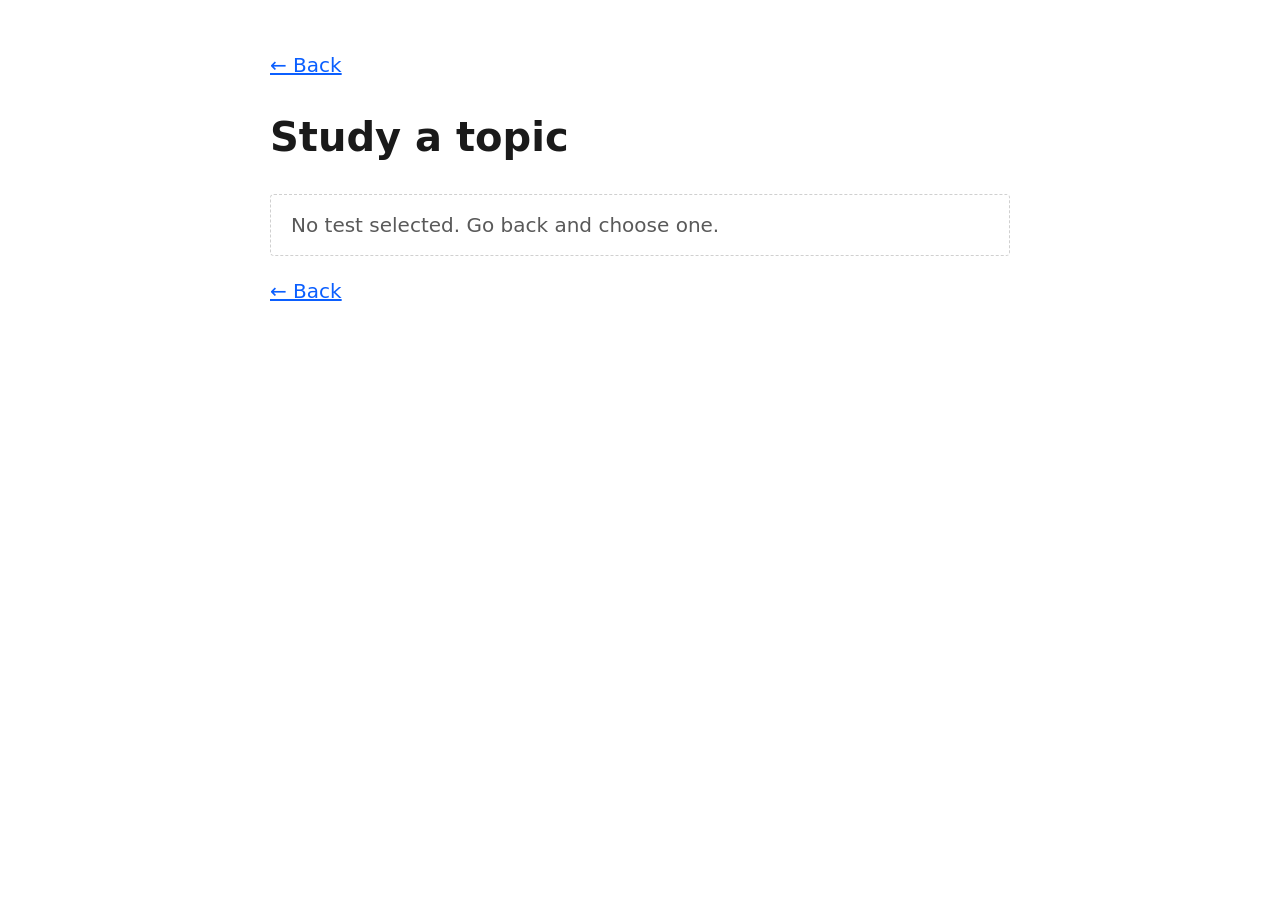
<file: teach.html>
<!doctype html>
<html lang="en">
<head>
  <!-- Google tag (gtag.js) -->
  <script async src="https://www.googletagmanager.com/gtag/js?id=G-TLVP8RW91K"></script>
  <script>
    window.dataLayer = window.dataLayer || [];
    function gtag(){dataLayer.push(arguments);}
    gtag('js', new Date());
    gtag('config', 'G-TLVP8RW91K');
  </script>
  <meta charset="utf-8" />
  <meta name="viewport" content="width=device-width, initial-scale=1" />
  <title>Study a topic — PRAXIS-Practice</title>
  <link rel="stylesheet" href="css/base.css" />
</head>
<body>
  <main>
    <p><a id="back-link" href="index.html">&larr; Back</a></p>
    <h1 id="chapter-heading">Study a topic</h1>
    <p id="status-note" class="status-note" hidden></p>
    <div id="chapter-content"></div>
    <p><a id="back-link-bottom" href="index.html">&larr; Back</a></p>
  </main>
  <script type="module">
    // "Study a topic" (Phase 6.9, D-28/D-29) -- a short, textbook-chapter-style page
    // per category, reached from S2's Start menu once its content is authored
    // (ROADMAP.md 6.9.3, not yet wired up). Deliberately not a run.html mode: no
    // timer, no scoring, and no questionHistory write either -- it's read-only
    // prose, simpler than even the untimed drill mode. Content and rendering both
    // reuse the reference-panel machinery verbatim (SCHEMA.md §2.11, D-29) --
    // js/reference-panel.js's renderContent/renderReferencePanel were written for
    // §2.9's reference panel, but the on-disk shape here is identical (plus a
    // per-section categoryId), so there is no new render code in this page at all.
    import { loadManifest, loadBank, loadTeachingContent, flattenCategoryTree, categoryAndDescendantIds } from "./js/schema.js";
    import { renderReferencePanel } from "./js/reference-panel.js";
    import { withEntitlementParam, isNativeContext } from "./js/entitlement.js";

    const params = new URLSearchParams(location.search);
    const code = params.get("code");
    const categoryId = params.get("category");

    const backLink = document.getElementById("back-link");
    const backLinkBottom = document.getElementById("back-link-bottom");
    const headingEl = document.getElementById("chapter-heading");
    const statusNote = document.getElementById("status-note");
    const chapterContentEl = document.getElementById("chapter-content");

    if (code) {
      // Carries the app's lock signal back to the menu (D-46) -- a no-op on the site.
      const href = withEntitlementParam(`test.html?code=${encodeURIComponent(code)}`, params);
      backLink.href = href;
      backLinkBottom.href = href;
    } else if (isNativeContext(params)) {
      // In the app the site hub is blocked (N-21), so a Back link still pointing
      // there would do nothing -- hide it rather than leave a dead link.
      backLink.parentElement.hidden = true;
      backLinkBottom.parentElement.hidden = true;
    }

    function showStatus(message) {
      statusNote.textContent = message;
      statusNote.hidden = false;
    }

    if (!code) {
      showStatus("No test selected. Go back and choose one.");
    } else if (!categoryId) {
      showStatus("No category selected. Go back and choose one.");
    } else {
      // includeDisabled, matching run.html's study/review-mode lookup (Phase 6.5
      // finding): a chapter link reached from an old bookmark or a disabled test's
      // still-valid review flow shouldn't break just because the test itself isn't
      // offered for a new attempt anymore.
      const manifestResult = await loadManifest(fetch, "data/manifest.json", { includeDisabled: true });
      const entry = manifestResult.ok ? manifestResult.tests.find((t) => t.code === code) : undefined;

      if (!entry) {
        showStatus(`Test "${code}" is not registered.`);
      } else {
        const bankResult = await loadBank(entry.file);
        if (!bankResult.ok) {
          showStatus("This test's questions could not be loaded. Try again later.");
        } else {
          const bank = bankResult.bank;
          const categoryNode = flattenCategoryTree(bank.categories).find((n) => n.id === categoryId);

          if (!categoryNode) {
            showStatus(`This topic ("${categoryId}") isn't part of this test.`);
          } else if (!bank.teachingContent) {
            showStatus(`No lesson has been written for "${categoryNode.label}" yet.`);
          } else {
            const contentResult = await loadTeachingContent(bank.teachingContent);
            if (!contentResult.ok || !Array.isArray(contentResult.content.sections)) {
              showStatus("This lesson could not be loaded. Try again later.");
            } else {
              // Matches every other "pick a category" entry point in this codebase
              // (assembleDrill/assembleCategoryDrill via categoryAndDescendantIds,
              // js/schema.js) rather than an exact categoryId match: sections are
              // only ever authored against a leaf categoryId (validateTeachingContent
              // enforces this), but categoryId here can be a branch a few levels up
              // (flattenCategoryTree resolves any node, not just leaves) -- picking a
              // branch should show every descendant leaf's chapter, not "no lesson."
              const wantedIds = categoryAndDescendantIds(bank.categories, categoryId);
              const sections = contentResult.content.sections.filter((s) => wantedIds.has(s.categoryId));
              if (sections.length === 0) {
                showStatus(`No lesson has been written for "${categoryNode.label}" yet.`);
              } else {
                headingEl.textContent = categoryNode.label;
                document.title = `${categoryNode.label} — Study a topic — PRAXIS-Practice`;
                renderReferencePanel(chapterContentEl, { sections });
              }
            }
          }
        }
      }
    }
  </script>
</body>
</html>
</file>
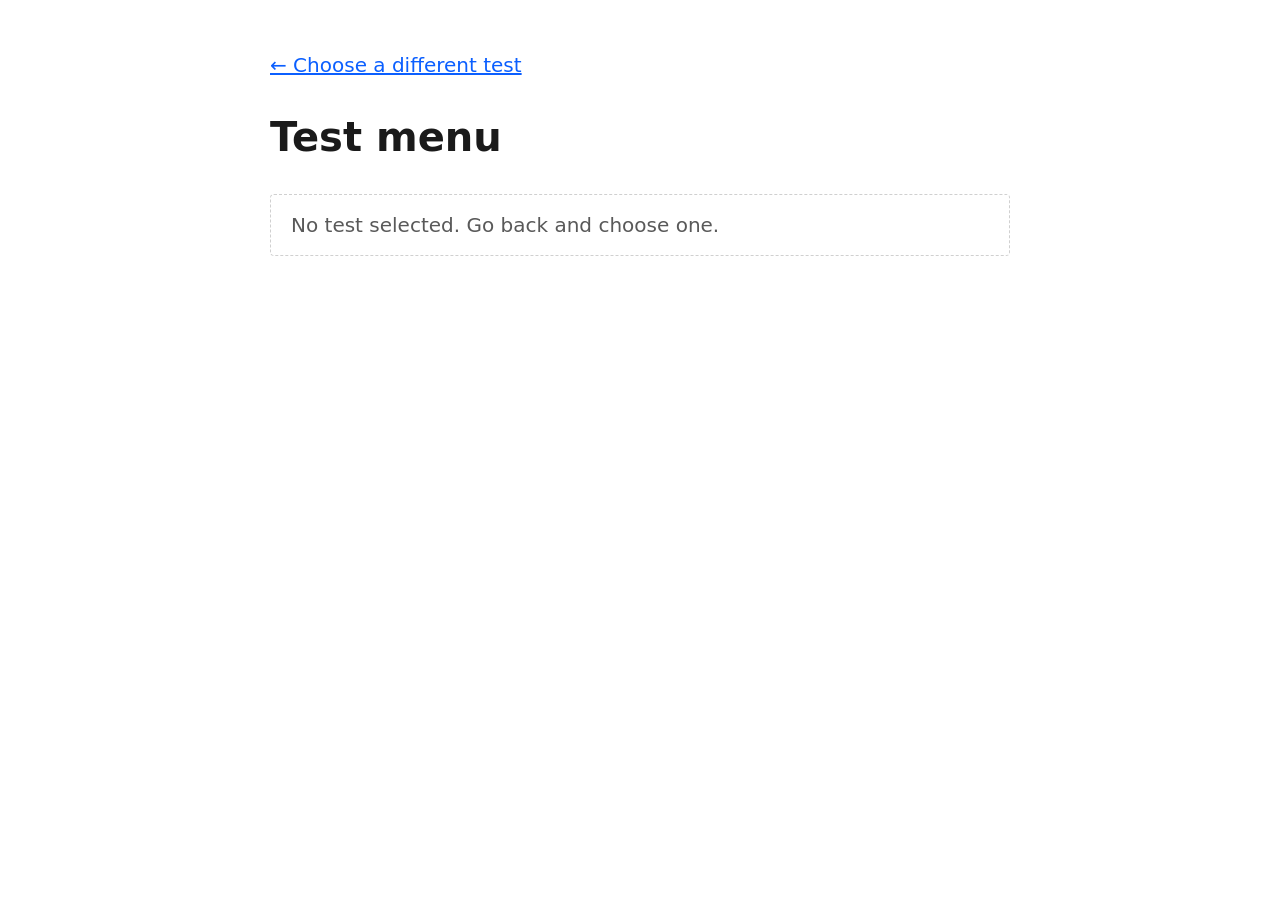
<file: test.html>
<!doctype html>
<html lang="en">
<head>
  <!-- Google tag (gtag.js) -->
  <script async src="https://www.googletagmanager.com/gtag/js?id=G-TLVP8RW91K"></script>
  <script>
    window.dataLayer = window.dataLayer || [];
    function gtag(){dataLayer.push(arguments);}
    gtag('js', new Date());
    gtag('config', 'G-TLVP8RW91K');
  </script>
  <meta charset="utf-8" />
  <meta name="viewport" content="width=device-width, initial-scale=1" />
  <title>Test menu — PRAXIS-Practice</title>
  <link rel="stylesheet" href="css/base.css" />
</head>
<body>
  <main>
    <p id="hub-link-row"><a href="index.html">&larr; Choose a different test</a></p>
    <h1 id="test-name">Test menu</h1>
    <p id="status-note" class="status-note">Loading&hellip;</p>
    <div id="hub" hidden>
      <div id="continue-callout" class="continue-callout" hidden>
        <p class="continue-eyebrow">Pick up where you left off</p>
        <div id="continue-items"></div>
      </div>

      <p id="progress-status-note" class="status-note" hidden></p>
      <div id="progress-sections">
        <section id="comparison-section">
          <h2>Test attempts</h2>
          <p id="comparison-note"></p>
          <div id="comparison-meters"></div>
        </section>
        <section id="category-section">
          <h2>By category (all-time)</h2>
          <ul id="category-stats-list"></ul>
          <p id="category-legend" hidden>
            Strong &ge; 75% (marked by the tick) &middot; Building 50&ndash;74% &middot;
            Needs practice &lt; 50% &middot; a category needs 5 answered questions before
            it's scored
          </p>
        </section>
      </div>

      <section id="start-test-section">
        <h2>Start</h2>
        <div id="start-test-options">
          <div class="start-test-option">
            <div class="start-test-text">
              <span class="start-test-title" id="full-test-title">Full practice test</span>
              <span class="start-test-desc">
                Every category, the full form length and time limit. Recorded as your
                latest attempt above.
              </span>
            </div>
            <a id="take-test-link" class="btn btn-primary" href="#">Start full test &rarr;</a>
          </div>

          <div class="start-test-option">
            <div class="start-test-text">
              <span class="start-test-title">Practice a topic</span>
              <span class="start-test-desc">
                10 questions from one category, untimed, same flag-and-review flow as a
                real test. Won't be recorded or change your stats above.
              </span>
            </div>
            <div class="category-test-controls">
              <select id="practice-topic-select" aria-label="Choose a category"></select>
              <a id="practice-topic-start-link" class="btn btn-secondary" href="#">Start &rarr;</a>
            </div>
          </div>

          <div class="start-test-option">
            <div class="start-test-text">
              <span class="start-test-title" id="category-test-title">Category test</span>
              <span class="start-test-desc">
                10 questions from one category, timed like the real test. Won't be
                recorded or change your stats above.
              </span>
            </div>
            <div class="category-test-controls">
              <select id="category-test-select" aria-label="Choose a category"></select>
              <a id="category-test-start-link" class="btn btn-secondary" href="#">Start &rarr;</a>
            </div>
          </div>

          <div class="start-test-option">
            <div class="start-test-text">
              <span class="start-test-title">Study a topic</span>
              <span class="start-test-desc">
                A short lesson on how to work a category's problems, before you practice
                it.
              </span>
            </div>
            <div class="category-test-controls">
              <select id="study-topic-select" aria-label="Choose a category"></select>
              <a id="study-topic-start-link" class="btn btn-secondary" href="#">Open &rarr;</a>
            </div>
          </div>

          <div class="start-test-option">
            <div class="start-test-text">
              <span class="start-test-title">Review a topic</span>
              <span class="start-test-desc">
                Untimed, one category at a time, with the answer explained right after
                each question.
              </span>
            </div>
            <a id="review-topic-link" class="btn btn-secondary" href="#">Choose a topic &rarr;</a>
          </div>
        </div>
      </section>

      <details class="backup">
        <summary>
          <svg viewBox="0 0 24 24" fill="none" stroke="currentColor" stroke-width="2" stroke-linecap="round" stroke-linejoin="round" aria-hidden="true"><path d="M21 15v4a2 2 0 0 1-2 2H5a2 2 0 0 1-2-2v-4"/><polyline points="7 10 12 15 17 10"/><line x1="12" y1="15" x2="12" y2="3"/></svg>
          Back up or restore progress
        </summary>
        <div class="backup-body">
          <div class="backup-row">
            <p class="backup-row-text">Save a copy of every test's history to a file on this device.</p>
            <button id="export-button" type="button" class="btn btn-secondary">Download progress</button>
          </div>
          <p id="export-status" class="status-note" hidden></p>

          <div class="backup-row">
            <p class="backup-row-text">Replace what's saved here with a previously downloaded file.</p>
            <label class="btn btn-secondary file-btn">
              Upload progress
              <input id="import-input" type="file" accept="application/json,.json" />
            </label>
          </div>
          <p id="import-status" class="status-note" hidden></p>
        </div>
      </details>

      <!-- Session owner request: a full-length attempt's timer expiring while they're
           away silently credits only the few questions answered, permanently becoming
           this test's "first attempt" on the dashboard with no way back to a genuinely
           fresh start. Scoped to this test's own testCode/question ids (js/store.js's
           clearTestData) -- other tests in this same shared store are untouched, and
           the wording below says so explicitly since "Replace progress" right above
           this affects every test, an easy pair to confuse. -->
      <details class="backup">
        <summary>
          <svg viewBox="0 0 24 24" fill="none" stroke="currentColor" stroke-width="2" stroke-linecap="round" stroke-linejoin="round" aria-hidden="true"><path d="M3 6h18"/><path d="M8 6V4a2 2 0 0 1 2-2h4a2 2 0 0 1 2 2v2"/><path d="M19 6l-1 14a2 2 0 0 1-2 2H8a2 2 0 0 1-2-2L5 6"/></svg>
          Clear performance data
        </summary>
        <div class="backup-body">
          <div class="backup-row">
            <p class="backup-row-text">
              Erase every saved attempt and study-history record for this test on this
              device, so it looks brand new. Other tests are not affected. This cannot
              be undone.
            </p>
            <button id="clear-data-button" type="button" class="btn btn-danger">Clear performance data</button>
          </div>
          <p id="clear-data-status" class="status-note" hidden></p>
        </div>
      </details>
    </div>

    <dialog id="import-dialog" aria-labelledby="import-confirm-heading">
      <h2 id="import-confirm-heading">Replace your progress?</h2>
      <p id="import-message"></p>
      <button id="import-cancel-button" type="button">Cancel</button>
      <button id="import-confirm-button" type="button">Replace progress</button>
    </dialog>

    <dialog id="clear-data-dialog" aria-labelledby="clear-data-confirm-heading">
      <h2 id="clear-data-confirm-heading">Clear all progress for this test?</h2>
      <p id="clear-data-message"></p>
      <button id="clear-data-cancel-button" type="button">Cancel</button>
      <button id="clear-data-confirm-button" type="button">Clear performance data</button>
    </dialog>
  </main>
  <script type="module">
    import {
      loadManifest,
      loadBank,
      assembleDueDrill,
      weakestCategory,
      flattenCategoryTree,
      aggregateCategoryStats,
    } from "./js/schema.js";
    import {
      STORAGE_KEY,
      defaultStore,
      loadStore,
      saveStore,
      findInProgressAttempt,
      findFirstAndLatestAttempts,
      exportStoreAsJson,
      importStoreFromJson,
      summarizeStore,
      clearTestData,
      keepUsedCategoryTrials,
    } from "./js/store.js";
    import { scoreAttempt } from "./js/runner.js";
    import { summarizeAttempt, percentOf, flattenCategoryLabels } from "./js/results.js";
    import { lockedControls, isNativeContext, withEntitlementParam } from "./js/entitlement.js";

    const params = new URLSearchParams(location.search);
    const code = params.get("code");
    // Every link from this page to another site page goes through linkTo, so the
    // app's lock signal survives the navigation (D-46) -- a no-op on the site.
    const linkTo = (href) => withEntitlementParam(href, params);
    const heading = document.getElementById("test-name");

    // Inside the app, the native subject list is the way to switch subjects -- the
    // site's own hub lists every subject, including ones this app doesn't sell.
    if (isNativeContext(params)) document.getElementById("hub-link-row").hidden = true;
    const statusNote = document.getElementById("status-note");
    const hub = document.getElementById("hub");

    const continueCallout = document.getElementById("continue-callout");
    const continueItems = document.getElementById("continue-items");
    const progressStatusNote = document.getElementById("progress-status-note");
    const progressSections = document.getElementById("progress-sections");
    const comparisonNote = document.getElementById("comparison-note");
    const comparisonMeters = document.getElementById("comparison-meters");
    const categoryStatsList = document.getElementById("category-stats-list");
    const categoryLegend = document.getElementById("category-legend");

    const fullTestTitle = document.getElementById("full-test-title");
    const categoryTestTitle = document.getElementById("category-test-title");
    const takeTestLink = document.getElementById("take-test-link");
    const reviewTopicLink = document.getElementById("review-topic-link");
    const practiceTopicSelect = document.getElementById("practice-topic-select");
    const practiceTopicStartLink = document.getElementById("practice-topic-start-link");
    const categoryTestSelect = document.getElementById("category-test-select");
    const categoryTestStartLink = document.getElementById("category-test-start-link");
    const studyTopicSelect = document.getElementById("study-topic-select");
    const studyTopicStartLink = document.getElementById("study-topic-start-link");

    const exportButton = document.getElementById("export-button");
    const exportStatus = document.getElementById("export-status");
    const importInput = document.getElementById("import-input");
    const importStatus = document.getElementById("import-status");
    const importDialog = document.getElementById("import-dialog");
    const importMessage = document.getElementById("import-message");
    const importCancelButton = document.getElementById("import-cancel-button");
    const importConfirmButton = document.getElementById("import-confirm-button");

    const clearDataButton = document.getElementById("clear-data-button");
    const clearDataStatus = document.getElementById("clear-data-status");
    const clearDataDialog = document.getElementById("clear-data-dialog");
    const clearDataMessage = document.getElementById("clear-data-message");
    const clearDataCancelButton = document.getElementById("clear-data-cancel-button");
    const clearDataConfirmButton = document.getElementById("clear-data-confirm-button");

    function showStatus(message) {
      statusNote.textContent = message;
      statusNote.hidden = false;
    }

    // Trusted, hand-authored markup only (never user/attempt data) -- same
    // <template> parse js/reference-panel.js uses for MathML, reused here so
    // these small status icons stay as plain, readable SVG literals instead of
    // a wall of createElementNS calls. Carried over from dashboard.html as-is.
    function parseSvg(markup) {
      const template = document.createElement("template");
      template.innerHTML = markup.trim();
      return template.content.firstElementChild;
    }

    const STATUS_LABEL = { good: "Strong", warn: "Building", crit: "Needs practice" };
    const STATUS_ICON = {
      good: '<svg viewBox="0 0 16 16" fill="none" aria-hidden="true"><path d="M3 8.5l3 3 7-7" stroke="currentColor" stroke-width="2" stroke-linecap="round" stroke-linejoin="round"/></svg>',
      warn: '<svg viewBox="0 0 16 16" fill="none" aria-hidden="true"><circle cx="8" cy="8" r="6.2" stroke="currentColor" stroke-width="1.8"/><path d="M8 5v3.4M8 11h.01" stroke="currentColor" stroke-width="1.8" stroke-linecap="round"/></svg>',
      crit: '<svg viewBox="0 0 16 16" fill="none" aria-hidden="true"><path d="M8 1.5l7 12.6H1L8 1.5z" stroke="currentColor" stroke-width="1.6" stroke-linejoin="round"/><path d="M8 6.4v3M8 11.2h.01" stroke="currentColor" stroke-width="1.6" stroke-linecap="round"/></svg>',
      pending: '<svg viewBox="0 0 16 16" fill="none" aria-hidden="true"><circle cx="8" cy="8" r="6.2" stroke="currentColor" stroke-width="1.8" stroke-dasharray="2.4 2.4"/></svg>',
    };

    // -- Circular meters (attempt comparison) -- carried over from dashboard.html,
    // plus a new empty/"Not started" state (finding driving this whole redesign:
    // a first-time visitor should see where their data will go, not just a bare
    // sentence) -- an unfilled track with no progress ring, distinct from any real
    // score including a genuine 0%. -------------------------------------------
    const METER_R = 52;
    const METER_C = 2 * Math.PI * METER_R;
    const SVG_NS = "http://www.w3.org/2000/svg";

    function buildMeter(pct, fillClass, ariaLabel, isEmpty) {
      const svg = document.createElementNS(SVG_NS, "svg");
      svg.setAttribute("width", "120");
      svg.setAttribute("height", "120");
      svg.setAttribute("viewBox", "0 0 120 120");
      svg.setAttribute("role", "img");
      svg.setAttribute("aria-label", ariaLabel);

      const track = document.createElementNS(SVG_NS, "circle");
      track.setAttribute("cx", "60");
      track.setAttribute("cy", "60");
      track.setAttribute("r", String(METER_R));
      track.setAttribute("fill", "none");
      track.setAttribute("stroke-width", "12");
      track.setAttribute("class", "dashboard-meter-track");
      svg.appendChild(track);

      if (!isEmpty) {
        // Clamped defensively -- a corrupted/rounding-edge score should draw a
        // full or empty ring, never an invalid negative dash offset.
        const clamped = Math.max(0, Math.min(100, pct));
        const fill = document.createElementNS(SVG_NS, "circle");
        fill.setAttribute("cx", "60");
        fill.setAttribute("cy", "60");
        fill.setAttribute("r", String(METER_R));
        fill.setAttribute("fill", "none");
        fill.setAttribute("stroke-width", "12");
        fill.setAttribute("stroke-linecap", "round");
        fill.setAttribute("transform", "rotate(-90 60 60)");
        fill.setAttribute("stroke-dasharray", String(METER_C));
        fill.setAttribute("stroke-dashoffset", String(METER_C * (1 - clamped / 100)));
        fill.setAttribute("class", fillClass);
        svg.appendChild(fill);
      }

      const text = document.createElementNS(SVG_NS, "text");
      text.setAttribute("x", "60");
      text.setAttribute("y", isEmpty ? "56" : "67");
      text.setAttribute("text-anchor", "middle");
      text.setAttribute("class", "dashboard-meter-value");
      text.setAttribute("font-size", isEmpty ? "15" : "28");
      if (isEmpty) text.setAttribute("fill", "var(--color-muted)");
      if (isEmpty) {
        // Two stacked lines via <tspan>, not one -- "Not started" as a single
        // line overflows the track's inner width at this font size (issue
        // #66). A single <text> node still reads as one accessible label via
        // aria-label above, unaffected by the tspan split.
        const line1 = document.createElementNS(SVG_NS, "tspan");
        line1.setAttribute("x", "60");
        line1.textContent = "Not";
        text.appendChild(line1);
        const line2 = document.createElementNS(SVG_NS, "tspan");
        line2.setAttribute("x", "60");
        line2.setAttribute("dy", "17");
        line2.textContent = "started";
        text.appendChild(line2);
      } else {
        text.textContent = `${pct}%`;
      }
      svg.appendChild(text);

      return svg;
    }

    function buildMeterFigure(pct, fillClass, label, dateStr, isEmpty = false, attemptId = null) {
      const wrap = document.createElement("div");
      wrap.className = "dashboard-meter";
      wrap.appendChild(buildMeter(pct, fillClass, isEmpty ? label : `${label}: ${pct} percent`, isEmpty));

      const caption = document.createElement("div");
      caption.className = "dashboard-meter-caption";
      const labelEl = document.createElement("span");
      labelEl.className = "label";
      labelEl.textContent = label;
      caption.appendChild(labelEl);
      if (dateStr) {
        const subEl = document.createElement("span");
        subEl.className = "sub";
        subEl.textContent = dateStr;
        caption.appendChild(subEl);
      }
      wrap.appendChild(caption);

      // Every completed attempt's exact question order/answers are already
      // kept forever in store.attempts (findFirstAndLatestAttempts just reads
      // the first/last of that array) -- results.html?attempt=<id> already
      // renders the full green/red/explanation review for any attempt id, so
      // this only needs a link, no new data or rendering logic.
      if (attemptId) {
        const reviewLink = document.createElement("a");
        reviewLink.className = "btn btn-secondary";
        reviewLink.href = linkTo(`results.html?attempt=${encodeURIComponent(attemptId)}`);
        reviewLink.textContent = "Review test";
        wrap.appendChild(reviewLink);
      }

      return wrap;
    }

    function formatDate(iso) {
      const d = new Date(iso);
      return Number.isNaN(d.getTime())
        ? ""
        : d.toLocaleDateString(undefined, { year: "numeric", month: "short", day: "numeric" });
    }

    function scorePercent(bank, attempt) {
      const score = scoreAttempt(bank, attempt.answers);
      return summarizeAttempt(score, bank).overall.percent;
    }

    function buildDelta(firstPct, latestPct) {
      const diff = latestPct - firstPct;
      const direction = diff > 0 ? "up" : diff < 0 ? "down" : "flat";

      const delta = document.createElement("div");
      delta.className = "dashboard-delta";

      if (direction !== "flat") {
        const arrow = document.createElementNS(SVG_NS, "svg");
        arrow.setAttribute("viewBox", "0 0 24 24");
        arrow.setAttribute("fill", "none");
        arrow.setAttribute("aria-hidden", "true");
        arrow.setAttribute("class", `dashboard-delta-value ${direction}`);
        arrow.style.width = "1.75rem";
        arrow.style.height = "1.75rem";
        const path = document.createElementNS(SVG_NS, "path");
        path.setAttribute(
          "d",
          direction === "up" ? "M12 19V5M12 5L6 11M12 5l6 6" : "M12 5v14M12 19l-6-6M12 19l6-6"
        );
        path.setAttribute("stroke", "currentColor");
        path.setAttribute("stroke-width", "2.4");
        path.setAttribute("stroke-linecap", "round");
        path.setAttribute("stroke-linejoin", "round");
        arrow.appendChild(path);
        delta.appendChild(arrow);
      }

      const deltaValue = document.createElement("span");
      deltaValue.className = `dashboard-delta-value ${direction}`;
      deltaValue.textContent = direction === "flat" ? "No change" : `${diff > 0 ? "+" : ""}${diff} pts`;
      delta.appendChild(deltaValue);

      const deltaNote = document.createElement("span");
      deltaNote.className = "dashboard-delta-note";
      deltaNote.textContent = "since first attempt";
      delta.appendChild(deltaNote);

      return delta;
    }

    // -- Category bullet-graph rows -- carried over from dashboard.html unchanged
    // except statusFor now also accepts a synthetic zero-fill stat (see below),
    // which already sets eligible:false so it renders identically to a real
    // below-threshold category. --------------------------------------------
    function statusFor(stat, pct) {
      if (!stat.eligible) return "pending";
      if (pct >= 75) return "good";
      if (pct >= 50) return "warn";
      return "crit";
    }

    function buildCategoryRow(stat, labelById) {
      const pct = percentOf(stat.correct, stat.seen);
      const status = statusFor(stat, pct);

      const li = document.createElement("li");
      li.className = "category-stat-row";

      const nameEl = document.createElement("span");
      nameEl.className = "category-stat-name";
      nameEl.textContent = labelById.get(stat.categoryId) ?? stat.categoryId;
      li.appendChild(nameEl);

      const track = document.createElement("div");
      track.className = status === "pending" ? "category-stat-track is-pending" : "category-stat-track";
      if (status !== "pending") {
        const fill = document.createElement("div");
        fill.className = `category-stat-fill ${status}`;
        fill.style.setProperty("--pct", `${pct}%`);
        track.appendChild(fill);
        const target = document.createElement("div");
        target.className = "category-stat-target";
        track.appendChild(target);
      }
      li.appendChild(track);

      const meta = document.createElement("div");
      meta.className = "category-stat-meta";

      const pctEl = document.createElement("span");
      pctEl.className = "category-stat-pct";
      if (status === "pending") {
        pctEl.textContent = "—";
        pctEl.style.color = "var(--color-muted)";
      } else {
        pctEl.textContent = `${pct}%`;
      }
      meta.appendChild(pctEl);

      const chip = document.createElement("span");
      chip.className = `status-chip ${status}`;
      chip.appendChild(parseSvg(STATUS_ICON[status]));
      chip.appendChild(
        document.createTextNode(status === "pending" ? `${stat.distinctSeen} of 5 answered` : STATUS_LABEL[status])
      );
      meta.appendChild(chip);

      li.appendChild(meta);
      return li;
    }

    // Every leaf category a real question can attach to, zero-filled with the
    // same shape aggregateCategoryStats returns for a touched one -- so a
    // first-time visitor sees every category the test actually covers, not just
    // the ones they've already practiced (the change this redesign asked for:
    // "show the dashboard with all zeros so the user knows where the data will
    // be going"). Derived from the bank's own questions rather than walking the
    // full category tree, since a branch/filter-only node (weight: null) never
    // has questions attached to it directly and shouldn't get its own row here
    // -- same leaf granularity aggregateCategoryStats/weakestCategory already use.
    function allCategoryStats(bank, history) {
      const leafIds = new Set((bank.questions ?? []).map((q) => q.categoryId));
      const real = new Map(aggregateCategoryStats(bank, history).map((s) => [s.categoryId, s]));
      return flattenCategoryTree(bank.categories)
        .filter((n) => leafIds.has(n.id))
        .map(
          (n) =>
            real.get(n.id) ?? {
              categoryId: n.id,
              correct: 0,
              seen: 0,
              distinctSeen: 0,
              accuracy: 0,
              eligible: false,
            }
        );
    }

    function continueItem(title, sub, href, linkText) {
      const item = document.createElement("div");
      item.className = "continue-item";
      const text = document.createElement("div");
      text.className = "continue-text";
      const titleEl = document.createElement("span");
      titleEl.className = "continue-title";
      titleEl.textContent = title;
      text.appendChild(titleEl);
      const subEl = document.createElement("span");
      subEl.className = "continue-sub";
      subEl.textContent = sub;
      text.appendChild(subEl);
      item.appendChild(text);
      const link = document.createElement("a");
      link.className = "btn btn-primary";
      link.href = linkTo(href);
      link.textContent = linkText;
      item.appendChild(link);
      return item;
    }

    if (!code) {
      showStatus("No test selected. Go back and choose one.");
    } else {
      // Loads the manifest entry and the full bank directly (Phase 4.3 needs the
      // bank's question ids for the due count; includeDisabled keeps résumé/
      // review/progress-tracking working even if this test has since been
      // disabled for new attempts, D-25).
      const manifestResult = await loadManifest(globalThis.fetch, "data/manifest.json", { includeDisabled: true });
      const manifestEntry = manifestResult.ok ? manifestResult.tests.find((t) => t.code === code) : undefined;
      const bankResult = manifestEntry ? await loadBank(manifestEntry.file) : undefined;
      if (!bankResult || !bankResult.ok) {
        showStatus(`Test "${code}" is not registered.`);
      } else {
        const bank = bankResult.bank;
        heading.textContent = bank.name;
        statusNote.remove();
        hub.hidden = false;

        // Category test's drill is a fixed 10-question slice (assembleCategoryDrill's
        // default in js/schema.js, matching the "10 questions" already stated in this
        // page's own description text above) run at the real test's per-question pace --
        // same proportional-minutes formula run.html uses for its own timer.
        fullTestTitle.textContent = `${fullTestTitle.textContent} (${bank.timeLimitMinutes} Minutes)`;
        const categoryTestMinutes = Math.max(1, Math.round((bank.timeLimitMinutes * 10) / bank.formLength));
        categoryTestTitle.textContent = `${categoryTestTitle.textContent} (${categoryTestMinutes} Minutes)`;

        takeTestLink.href = linkTo(`run.html?code=${encodeURIComponent(code)}&mode=test`);
        reviewTopicLink.href = linkTo(`run.html?code=${encodeURIComponent(code)}&mode=study`);

        // Practice-a-topic / category-test / study-a-topic category pickers
        // (Phase 6.8.2 PR B, extended in 6.9.3) -- populated with real
        // categories at every depth, matching S5's own picker (a branch
        // selection drills into everything under it, via run.html's
        // assembleCategoryDrill -> categoryAndDescendantIds and teach.html's
        // own categoryAndDescendantIds filter, same as Review a topic's
        // assembleDrill already does).
        for (const { id, label, depth } of flattenCategoryTree(bank.categories)) {
          const prefix = "— ".repeat(depth);
          const opt1 = document.createElement("option");
          opt1.value = id;
          opt1.textContent = `${prefix}${label}`;
          practiceTopicSelect.appendChild(opt1);
          // Category test only offers top-level groups (session owner feedback) --
          // unlike the other two pickers, which offer every depth of the tree.
          if (depth === 0) {
            const opt2 = document.createElement("option");
            opt2.value = id;
            opt2.textContent = label;
            categoryTestSelect.appendChild(opt2);
          }
          const opt3 = document.createElement("option");
          opt3.value = id;
          opt3.textContent = `${prefix}${label}`;
          studyTopicSelect.appendChild(opt3);
        }

        function drillHref(categoryId, timed) {
          return linkTo(
            `run.html?code=${encodeURIComponent(code)}&mode=drill&category=${encodeURIComponent(categoryId)}` +
            (timed ? "&timed=1" : "")
          );
        }

        function studyHref(categoryId) {
          return linkTo(`teach.html?code=${encodeURIComponent(code)}&category=${encodeURIComponent(categoryId)}`);
        }

        // Shared by all three category pickers above (6.9.3 generalized this
        // from a drill-only helper once a third, differently-shaped href
        // function needed the same select-plus-link wiring).
        function wireCategoryPicker(select, link, hrefFn) {
          link.href = hrefFn(select.value);
          select.addEventListener("change", () => {
            link.href = hrefFn(select.value);
          });
        }

        wireCategoryPicker(practiceTopicSelect, practiceTopicStartLink, (id) => drillHref(id, false));
        wireCategoryPicker(categoryTestSelect, categoryTestStartLink, (id) => drillHref(id, true));
        wireCategoryPicker(studyTopicSelect, studyTopicStartLink, studyHref);

        const loadResult = loadStore();
        // D-46: falls back to an empty store rather than blocking the Start
        // section on a storage problem -- same "the draw working at all matters
        // more than it being history-biased" stance run.html's drill mode already
        // takes on a failed load. An empty store means nothing has used its free
        // trial yet, the permissive direction to fail in.
        const entitlementStore = loadResult.ok ? loadResult.store : defaultStore();

        // "Study a topic" is never locked (D-46) -- entitlementLabel is only ever
        // read for the other four controls. Re-applied on every Category-test
        // topic change: unlike the other three, its lock state depends on which
        // topic is currently selected (D-46's free tier is one trial per topic).
        const entitlementLabel = new WeakMap();
        function setLocked(link, isLocked) {
          if (!entitlementLabel.has(link)) entitlementLabel.set(link, link.textContent);
          if (isLocked) {
            link.href = `praxisapp://local/unlock?code=${encodeURIComponent(code)}`;
            // Styled as locked, but never aria-disabled: this link is what opens the
            // app's purchase sheet, so it must stay an available control for assistive
            // technology (code review finding).
            link.classList.add("btn-locked");
            link.textContent = "Unlock to access";
          } else {
            link.classList.remove("btn-locked");
            link.textContent = entitlementLabel.get(link);
            // href is left alone here -- wireCategoryPicker's own listener (or the
            // static assignment above, for takeTestLink/reviewTopicLink) already
            // set it correctly before this function ever runs.
          }
        }
        function applyLockState() {
          const locked = lockedControls(entitlementStore, code, params, categoryTestSelect.value || null);
          setLocked(takeTestLink, locked.fullTest);
          setLocked(practiceTopicStartLink, locked.practiceTopic);
          setLocked(reviewTopicLink, locked.reviewTopic);
          setLocked(categoryTestStartLink, locked.categoryTest);
        }
        applyLockState();
        // Both pickers rewrite their link's href on change (wireCategoryPicker, whose
        // listeners run first), so both must re-apply the lock afterwards -- otherwise
        // a locked "Practice a topic" button would point at the run again.
        categoryTestSelect.addEventListener("change", applyLockState);
        practiceTopicSelect.addEventListener("change", applyLockState);

        if (!loadResult.ok) {
          progressStatusNote.textContent =
            "Your saved progress could not be loaded, so your history can't be shown right now.";
          progressStatusNote.hidden = false;
          progressSections.hidden = true;
        } else {
          const store = loadResult.store;

          // -- Continue callout: resume / due / weakest, same triggers as before
          // this redesign, now rendered as one grouped callout instead of bare
          // sibling links. ------------------------------------------------------
          const inProgress = findInProgressAttempt(store, code);
          if (inProgress) {
            continueItems.appendChild(
              continueItem(
                "Resume your attempt",
                `${inProgress.answers.length} of ${inProgress.formLength} questions answered`,
                `run.html?code=${encodeURIComponent(code)}&mode=test`,
                "Resume"
              )
            );
          }

          const dueCount = assembleDueDrill(bank, { history: store.questionHistory }).questions.length;
          if (dueCount > 0) {
            continueItems.appendChild(
              continueItem(
                `${dueCount} question${dueCount === 1 ? "" : "s"} due for review`,
                "Spaced-repetition items ready to revisit",
                `run.html?code=${encodeURIComponent(code)}&mode=study&due=1`,
                "Review"
              )
            );
          }

          const weakest = weakestCategory(bank, store.questionHistory);
          if (weakest) {
            const categoryLabel =
              flattenCategoryTree(bank.categories).find((n) => n.id === weakest.categoryId)?.label ??
              weakest.categoryId;
            const percent = percentOf(weakest.correct, weakest.seen);
            continueItems.appendChild(
              continueItem(
                `You're weakest in ${categoryLabel}`,
                `${percent}% correct so far`,
                `run.html?code=${encodeURIComponent(code)}&mode=study&category=${encodeURIComponent(weakest.categoryId)}`,
                "Practice it"
              )
            );
          }

          if (inProgress || dueCount > 0 || weakest) continueCallout.hidden = false;

          // -- Attempt comparison, zero-filled -------------------------------
          const { first, latest } = findFirstAndLatestAttempts(store, code);
          if (!first) {
            comparisonMeters.appendChild(buildMeterFigure(0, "", "Best score", null, true));
            comparisonNote.textContent = "Take a full practice test to start tracking your score here.";
          } else if (latest.id === first.id) {
            const pct = scorePercent(bank, first);
            comparisonMeters.appendChild(
              buildMeterFigure(
                pct,
                "dashboard-meter-fill-single",
                "Only attempt",
                formatDate(first.finishedAt),
                false,
                first.id
              )
            );
            comparisonNote.textContent = "Take another full test when you're ready to compare progress.";
          } else {
            const firstPct = scorePercent(bank, first);
            const latestPct = scorePercent(bank, latest);
            comparisonMeters.appendChild(
              buildMeterFigure(
                firstPct,
                "dashboard-meter-fill-first",
                "First attempt",
                formatDate(first.finishedAt),
                false,
                first.id
              )
            );
            comparisonMeters.appendChild(buildDelta(firstPct, latestPct));
            comparisonMeters.appendChild(
              buildMeterFigure(
                latestPct,
                "dashboard-meter-fill-latest",
                "Latest attempt",
                formatDate(latest.finishedAt),
                false,
                latest.id
              )
            );
          }

          // -- Per-category strengths/weaknesses, all-time, zero-filled ------
          const labelById = flattenCategoryLabels(bank.categories);
          for (const stat of allCategoryStats(bank, store.questionHistory)) {
            categoryStatsList.appendChild(buildCategoryRow(stat, labelById));
          }
          categoryLegend.hidden = false;
        }

        // -- Download my progress (Phase 6.2, SCHEMA.md finding #9) -- exports
        // the WHOLE store (every test's attempts + history), not just this one.
        exportButton.addEventListener("click", () => {
          const freshLoadResult = loadStore();
          if (!freshLoadResult.ok) {
            exportStatus.textContent = "Your progress could not be loaded, so it can't be exported right now.";
            exportStatus.hidden = false;
            return;
          }
          exportStatus.hidden = true;
          const { filename, content } = exportStoreAsJson(freshLoadResult.store);
          const blob = new Blob([content], { type: "application/json" });
          const url = URL.createObjectURL(blob);
          const link = document.createElement("a");
          link.href = url;
          link.download = filename;
          link.click();
          URL.revokeObjectURL(url);
        });

        // -- Upload progress (Phase 6.7, SCHEMA.md finding #9's restore half) --
        // restores a previously-exported backup file, REPLACING whatever's
        // currently saved on this device after an explicit confirmation (D-26).
        const importErrorMessages = {
          unreadable: "That file doesn't look like a valid progress export. Nothing was changed.",
          "future-version":
            "That file was exported from a newer version of this app and can't be restored here. Nothing was changed.",
          "missing-migration":
            "That file is from an older version of this app that can no longer be read. Nothing was changed.",
          "migration-failed": "That file couldn't be converted to the current format. Nothing was changed.",
        };

        let pendingImportStore = null;
        let currentRawAtSummaryTime = null;

        function describeReplacement(incomingStore) {
          currentRawAtSummaryTime = localStorage.getItem(STORAGE_KEY);
          const currentLoadResult = loadStore();
          const current = currentLoadResult.ok ? summarizeStore(currentLoadResult.store) : null;
          const currentText = current
            ? `${current.attempts} attempt${current.attempts === 1 ? "" : "s"}, ${current.questionsWithHistory} question${current.questionsWithHistory === 1 ? "" : "s"} with history`
            : "your current progress";
          const incoming = summarizeStore(incomingStore);
          const incomingText = `${incoming.attempts} attempt${incoming.attempts === 1 ? "" : "s"}, ${incoming.questionsWithHistory} question${incoming.questionsWithHistory === 1 ? "" : "s"} with history`;
          return `This will permanently replace ${currentText} currently saved on this device with the uploaded file (${incomingText}). This can't be undone.`;
        }

        importInput.addEventListener("change", async () => {
          const file = importInput.files[0];
          if (!file) return;
          importStatus.hidden = true;
          importInput.disabled = true;

          try {
            const text = await file.text();
            const result = importStoreFromJson(text);
            if (!result.ok) {
              importStatus.textContent =
                importErrorMessages[result.reason] ?? "That file couldn't be imported. Nothing was changed.";
              importStatus.hidden = false;
              importInput.value = "";
              return;
            }
            importMessage.textContent = describeReplacement(result.store);
            pendingImportStore = result.store;
            importDialog.showModal();
          } catch {
            importStatus.textContent = "That file couldn't be read. Nothing was changed.";
            importStatus.hidden = false;
            importInput.value = "";
          } finally {
            importInput.disabled = false;
          }
        });

        importCancelButton.addEventListener("click", () => importDialog.close());
        importDialog.addEventListener("close", () => {
          importInput.value = "";
          pendingImportStore = null;
          importInput.focus();
        });

        importConfirmButton.addEventListener("click", () => {
          if (localStorage.getItem(STORAGE_KEY) !== currentRawAtSummaryTime) {
            importMessage.textContent = describeReplacement(pendingImportStore);
            return;
          }
          // A restore replaces everything except which free Category tests this device
          // has already used -- otherwise an old backup hands them back (D-46).
          const currentLoad = loadStore();
          const saveResult = saveStore(
            keepUsedCategoryTrials(pendingImportStore, currentLoad.ok ? currentLoad.store : null),
          );
          importDialog.close();
          if (!saveResult.ok) {
            importStatus.textContent = "Your progress could not be saved, so the restore didn't complete.";
            importStatus.hidden = false;
            return;
          }
          location.reload();
        });

        // -- Clear performance data (session owner request) -- scoped to this test's
        // own testCode and question ids (js/store.js's clearTestData), unlike "Replace
        // progress" above which affects every test in the shared store.
        clearDataButton.addEventListener("click", () => {
          clearDataMessage.textContent =
            `This will permanently erase every saved attempt and study-history record for ${bank.name} ` +
            "on this device. Other tests are not affected. This can't be undone.";
          clearDataDialog.showModal();
        });

        clearDataCancelButton.addEventListener("click", () => clearDataDialog.close());
        clearDataDialog.addEventListener("close", () => clearDataButton.focus());

        clearDataConfirmButton.addEventListener("click", () => {
          clearDataDialog.close();
          const freshLoadResult = loadStore();
          if (!freshLoadResult.ok) {
            clearDataStatus.textContent = "Your progress could not be loaded, so it can't be cleared right now.";
            clearDataStatus.hidden = false;
            return;
          }
          const cleared = clearTestData(
            freshLoadResult.store,
            code,
            bank.questions.map((q) => q.id),
          );
          const saveResult = saveStore(cleared);
          if (!saveResult.ok) {
            clearDataStatus.textContent = "Your progress could not be saved, so the clear didn't complete.";
            clearDataStatus.hidden = false;
            return;
          }
          location.reload();
        });
      }
    }
  </script>
</body>
</html>
</file>
<file: css/base.css>
/* Base styles shared by every page. Phase 0 skeleton -- deliberately minimal;
   the real visual design lands with the screens that need it (Phases 3-5). */

*, *::before, *::after {
  box-sizing: border-box;
}

:root {
  --color-bg: #ffffff;
  --color-text: #1a1a1a;
  --color-muted: #595959; /* ~7:1 contrast on white, meets WCAG AA for body text */
  --color-accent: #0b5fff;
  --color-border: #d0d0d0;
  --color-correct: #15803d; /* ~5:1 contrast on white, meets WCAG AA for normal text */
  --color-incorrect: #b91c1c; /* ~6.5:1 contrast on white, meets WCAG AA for normal text */
  --font-sans: system-ui, -apple-system, "Segoe UI", Roboto, sans-serif;

  /* 5165 scientific calculator (Phase 5.2) -- kept as its own small palette rather
     than reusing --color-bg/--color-border everywhere, so the calculator reads as a
     distinct tool (screen + keypad) against the page's own plainer surfaces. */
  --color-calc-body: #eef0f3;
  --color-calc-screen: #1a1a1a;
  --color-calc-screen-text: #f5f5f5;
  --color-calc-key: #ffffff;
  --color-calc-fn-key: #e2e8f0;
  --color-calc-op-key: #dbe9ff;

  /* 5485 periodic table (Phase 5.3, D-22) -- ten pastel category colors, light
     enough that the page's own dark --color-text stays comfortably legible on any
     of them without a per-category text-color override. Decorative only: the
     legend in run.html states each mapping in real text (SCHEMA.md S1.3), so this
     palette isn't the only signal for category. */
  --color-cat-alkali-metal: #ffd6d6;
  --color-cat-alkaline-earth-metal: #ffe4c4;
  --color-cat-transition-metal: #fff3b0;
  --color-cat-post-transition-metal: #d9f2d9;
  --color-cat-metalloid: #c9f2e0;
  --color-cat-nonmetal: #cdeaff;
  --color-cat-halogen: #d6d6ff;
  --color-cat-noble-gas: #e8d6ff;
  --color-cat-lanthanide: #ffd6ea;
  --color-cat-actinide: #f0d6c0;

  /* S6 progress dashboard redesign (Phase 6.6) -- meters + bullet-graph bars.
     Reuses --color-accent/--color-correct/--color-incorrect directly rather
     than a parallel palette; only a middle "building" amber and the neutral
     bar-track grays are new. */
  --color-accent-light: #b8d1ff; /* pale --color-accent, the "first attempt" meter */
  --color-warning: #b45309; /* ~4.6:1 contrast on white, meets WCAG AA for normal text */
  --color-bar-track: #edeff2;
  --color-bar-band-2: #e0e4ea;
  --color-bar-band-3: #ccd3dd;

  /* S2 test hub (Phase 6.8) -- a pale accent wash for the "pick up where you
     left off" callout background, distinct from --color-accent-light (which
     is reserved for the dashboard meter's "first attempt" stroke). */
  --color-accent-wash: #eef3ff;

  /* S1 masthead mark (Phase 6.11) -- a fixed navy/gold pair for the personal
     wordmark accent, deliberately distinct from --color-accent so the mark
     never reads as a clickable link. */
  --color-mark-navy: #12294f;
  --color-mark-gold: #c9a227;
}

html {
  color-scheme: light;
  /* Stop iOS's text autosizing. When a block of text is laid out wider than the screen,
     WebKit on iPhone decides the page wasn't built for phones and inflates that block's
     font size -- so one overflowing card rendered its description at nearly twice the
     size of the card beside it (seen in the iOS app, 2026-09-18). This only switches off
     that guesswork: a reader's own text-size setting still applies (N-19). */
  -webkit-text-size-adjust: 100%;
  text-size-adjust: 100%;
}

body {
  margin: 0;
  font-family: var(--font-sans);
  color: var(--color-text);
  background: var(--color-bg);
  line-height: 1.5;
}

/* Type scale for tablets and desktops (N-19). Every size in this sheet is in `rem`
   and `main` is a 40rem column, so raising the root size scales the whole layout --
   text, spacing, and the reading column -- from one knob, with no per-rule tuning.
   Phones are deliberately untouched: at 16px the column already fills the screen.

   Percentages rather than px, so a reader who has raised their browser's default
   text size keeps that increase on top of these steps -- setting px here would
   silently override that accessibility preference.

   The breakpoints are in rem, which a media query always resolves against the
   browser's default font size, never against the value set inside the query. No
   feedback loop: 48rem/64rem mean 768px/1024px whatever :root says below. */
@media (min-width: 48rem) {
  :root {
    font-size: 112.5%; /* 18px from a 16px default -- iPad portrait */
  }
}

@media (min-width: 64rem) {
  :root {
    font-size: 125%; /* 20px -- iPad landscape, desktop browsers */
  }
}

main {
  max-width: 40rem;
  margin: 0 auto;
  padding: 1.5rem;
}

/* `format: "code"` content (issue #45, 5652's pseudocode) -- js/reference-panel.js's
   renderContent wraps it in <pre><code>. overflow-x: auto on the block itself, not the
   page, so a long unwrapped line scrolls just the block (same finding-#17 reasoning as
   the periodic-table grid above). Scoped to the single <main> every page has, since
   this is the app's first real `<pre>` usage outside a reference/teaching panel. */
main pre {
  overflow-x: auto;
  margin: 0.5rem 0;
  padding: 0.6rem 0.85rem;
  background: var(--color-bg);
  border: 1px solid var(--color-border);
  border-radius: 4px;
  font-size: 0.95rem;
  line-height: 1.4;
}

/* #question-fieldset/#study-fieldset (run.html) use a real <legend> for the question
   stem so the fieldset's accessible name comes from it natively (Phase 3.4) -- but
   browsers only reserve border space for a legend's first line, so any wrapped lines
   on a long word problem spilled out above the box instead of inside it (session
   owner finding, live-testing). `float: left; width: 100%` is the standard fix: it
   makes the browser lay the legend out as a normal block inside the fieldset's border
   rather than straddling it, so a stem of any length wraps fully inside the box next
   to the options below it. */
#question-stem,
#study-stem {
  float: left;
  width: 100%;
}

a {
  color: var(--color-accent);
}

/* S2's test-menu nav (test.html) is the only place several sibling <a> links get
   appended directly with no wrapping <li>/block markup between them -- a bare <nav>
   has no default layout, so with none of this those inline links ran together with
   zero visual gap (e.g. "Take a practice testStudy a topic" read as one link, found
   live-testing the NAS deploy). Scoped to the bare element since this is the only
   <nav> in the app today. */
nav {
  display: flex;
  flex-direction: column;
  align-items: flex-start;
  gap: 0.6rem;
  margin: 1rem 0;
}

/* Never rely on color alone (SCHEMA.md S1.3) -- every interactive element gets a
   visible, non-color focus indicator. */
:focus-visible {
  outline: 3px solid var(--color-accent);
  outline-offset: 2px;
}

/* Present to screen readers, invisible on screen (Phase 3.4, SCHEMA.md S1.3, finding
   #15) -- for the runner's aria-live announcer region. `display:none`/`hidden` would
   remove it from the accessibility tree entirely, defeating the point. */
.visually-hidden {
  position: absolute;
  width: 1px;
  height: 1px;
  padding: 0;
  margin: -1px;
  overflow: hidden;
  clip: rect(0, 0, 0, 0);
  white-space: nowrap;
  border: 0;
}

/* run.html's Start screen (full test only, not the untimed study/drill flows) --
   the wall-clock timer never pauses while the app is backgrounded or killed
   (session owner's explicit call over pausing it, given a real proctored exam
   doesn't pause either), so this states that plainly before commitment rather
   than as a surprise mid-test. Deliberately plain -- same font/size/color as
   #start-summary above it, just spaced apart, with only "real clock time" and
   "does not pause" bolded inline for emphasis. */
.start-warning {
  margin-top: 1.5rem;
}

.status-note {
  color: var(--color-muted);
  border: 1px dashed var(--color-border);
  border-radius: 4px;
  padding: 0.75rem 1rem;
}

/* Review-pass list (Phase 3.1, SCHEMA.md S3) and S4's full review list (Phase 4.2) --
   one bordered block per question, spaced enough that each row's text (and, on S3,
   its Reopen button) reads as one unit, not a wall of text. `> li` on the S4 selector
   is deliberate, not just tidiness: each full-review row nests its own `<ul>` of
   options (code review finding), and a bare `#full-review-list li` descendant selector
   would also catch those, wrapping every individual option in its own bordered box.
   #drill-full-review-list (Phase 6.9.4) reuses js/review-row.js's identical markup for
   Practice-a-topic/Category-test's own completion-screen review, same reasoning. */
#review-list li,
#full-review-list > li,
#drill-full-review-list > li {
  border: 1px solid var(--color-border);
  border-radius: 4px;
  padding: 0.5rem 0.75rem;
  margin-bottom: 0.5rem;
}

/* Sighted-user visual enhancement for a flagged row's Reopen button -- the
   "(flagged)" text already carries this to a screen reader (SCHEMA.md S1.3's
   "never by color/icon alone"), so this is decorative, not the only signal. */
.flag-icon {
  margin-left: 0.5rem;
}

/* S4 full review list (Phase 4.2) -- colors just the "(correct answer)"/"(your
   answer -- correct/incorrect)" suffix results.html's optionSuffix() adds, not the
   whole option line. Same "never by color alone" pattern as .flag-icon above: the
   suffix text itself is the real signal to a screen reader, this is additive. */
.option-suffix-correct {
  color: var(--color-correct);
}
.option-suffix-incorrect {
  color: var(--color-incorrect);
}

/* S5 topic-study category picker (Phase 4.1, SCHEMA.md §2.4) -- depth-based
   indentation is set inline per row (arbitrary tree depth), this just removes the
   default list markers/margin so the indentation reads cleanly. */
#category-list {
  list-style: none;
  padding-left: 0;
}

#category-list li {
  padding-top: 0.25rem;
  padding-bottom: 0.25rem;
}

/* S6 progress dashboard (Phase 6.6) -- two circular meters (first vs. latest
   completed attempt) plus a delta indicator between them. One hue
   (--color-accent), two shades: --color-accent-light recedes for "first",
   the full accent is reserved for "latest" so the pair reads as a
   before/after progression rather than two unrelated series. */
#comparison-meters {
  display: flex;
  align-items: center;
  justify-content: center;
  gap: 1.25rem;
  flex-wrap: wrap;
  margin: 1rem 0;
}

.dashboard-meter {
  display: flex;
  flex-direction: column;
  align-items: center;
  gap: 0.5rem;
}

.dashboard-meter svg {
  display: block;
}

.dashboard-meter-track {
  stroke: var(--color-bar-track);
}

.dashboard-meter-fill-first {
  stroke: var(--color-accent-light);
}

.dashboard-meter-fill-latest,
.dashboard-meter-fill-single {
  stroke: var(--color-accent);
}

.dashboard-meter-value {
  font-size: 1.7rem;
  font-weight: 700;
  fill: var(--color-text);
}

.dashboard-meter-caption {
  text-align: center;
  font-size: 0.85rem;
}

.dashboard-meter-caption .label {
  display: block;
  font-weight: 600;
}

.dashboard-meter-caption .sub {
  display: block;
  color: var(--color-muted);
  font-size: 0.78rem;
}

.dashboard-delta {
  display: flex;
  flex-direction: column;
  align-items: center;
  gap: 0.2rem;
}

.dashboard-delta svg {
  width: 1.75rem;
  height: 1.75rem;
}

.dashboard-delta-value {
  font-weight: 700;
  font-size: 0.95rem;
  white-space: nowrap;
}

/* Not color-only (SCHEMA.md S1.3): the up/down arrow glyph and the sign on the
   number itself both carry direction, this color is additive. */
.dashboard-delta-value.up {
  color: var(--color-correct);
}

.dashboard-delta-value.down {
  color: var(--color-incorrect);
}

.dashboard-delta-value.flat {
  color: var(--color-muted);
}

.dashboard-delta-note {
  font-size: 0.72rem;
  color: var(--color-muted);
  text-align: center;
  max-width: 6.5rem;
}

/* S6 category breakdown (Phase 6.6) -- a bullet graph per category: the
   background bands mark the needs-practice/building/strong ranges, the
   status-colored inner bar is the actual all-time accuracy, and the tick at
   75% marks the "Strong" threshold the legend below states in real text. */
#category-stats-list {
  list-style: none;
  padding-left: 0;
  display: flex;
  flex-direction: column;
  gap: 0.85rem;
}

.category-stat-row {
  display: grid;
  grid-template-columns: 9.5rem 1fr auto;
  align-items: center;
  gap: 0.85rem;
}

.category-stat-name {
  font-size: 0.9rem;
  font-weight: 600;
}

.category-stat-track {
  position: relative;
  height: 1.1rem;
  border-radius: 4px;
  overflow: hidden;
  background: linear-gradient(
    to right,
    var(--color-bar-track) 0%, var(--color-bar-track) 50%,
    var(--color-bar-band-2) 50%, var(--color-bar-band-2) 75%,
    var(--color-bar-band-3) 75%, var(--color-bar-band-3) 100%
  );
}

.category-stat-track.is-pending {
  background: var(--color-bar-track);
}

.category-stat-fill {
  position: absolute;
  left: 0;
  top: 50%;
  transform: translateY(-50%);
  height: 0.45rem;
  width: var(--pct, 0%);
  border-radius: 2px;
}

.category-stat-fill.good { background: var(--color-correct); }
.category-stat-fill.warn { background: var(--color-warning); }
.category-stat-fill.crit { background: var(--color-incorrect); }

.category-stat-target {
  position: absolute;
  top: 1px;
  bottom: 1px;
  left: 75%;
  width: 2px;
  background: var(--color-text);
  opacity: 0.5;
}

.category-stat-meta {
  display: flex;
  align-items: center;
  gap: 0.5rem;
  justify-self: end;
}

.category-stat-pct {
  font-variant-numeric: tabular-nums;
  font-weight: 700;
  font-size: 0.9rem;
  min-width: 2.6em;
  text-align: right;
}

/* Not color-only (SCHEMA.md S1.3): every chip pairs its color with both an
   icon and a text label ("Strong"/"Building"/"Needs practice"/"N of 5
   answered"), matching .flag-icon/.option-suffix-* elsewhere on the site. */
.status-chip {
  display: inline-flex;
  align-items: center;
  gap: 0.3rem;
  font-size: 0.72rem;
  font-weight: 600;
  padding: 0.15rem 0.55rem 0.15rem 0.4rem;
  border-radius: 999px;
  white-space: nowrap;
}

.status-chip svg {
  width: 0.75rem;
  height: 0.75rem;
  flex: none;
}

.status-chip.good { background: rgba(21, 128, 61, 0.12); color: var(--color-correct); }
.status-chip.warn { background: rgba(180, 83, 9, 0.14); color: var(--color-warning); }
.status-chip.crit { background: rgba(185, 28, 28, 0.12); color: var(--color-incorrect); }
.status-chip.pending { background: rgba(89, 89, 89, 0.12); color: var(--color-muted); }

#category-legend {
  margin: 1rem 0 0;
  padding-top: 0.85rem;
  border-top: 1px solid var(--color-border);
  font-size: 0.8rem;
  color: var(--color-muted);
}

@media (max-width: 30rem) {
  .category-stat-row {
    grid-template-columns: 1fr;
    row-gap: 0.35rem;
  }
  .category-stat-meta {
    justify-self: start;
  }
}

/* S6 "Start another test" (Phase 6.6) -- two visually distinct paths, so the
   full-test-vs-category-test "does this count?" distinction is legible in
   the UI itself, not just something the user has to remember. */
#start-test-options {
  display: flex;
  flex-direction: column;
  gap: 0.85rem;
}

.start-test-option {
  display: flex;
  align-items: center;
  justify-content: space-between;
  gap: 1rem;
  padding: 1rem;
  border: 1px solid var(--color-border);
  border-radius: 6px;
  flex-wrap: wrap;
}

.start-test-text {
  display: flex;
  flex-direction: column;
  gap: 0.2rem;
  min-width: 12rem;
  flex: 1 1 14rem;
}

.start-test-title {
  font-weight: 700;
  font-size: 0.92rem;
}

.start-test-desc {
  font-size: 0.8rem;
  color: var(--color-muted);
  line-height: 1.4;
}

.category-test-controls {
  display: flex;
  align-items: center;
  gap: 0.5rem;
  flex: 0 0 auto;
}

.category-test-controls select {
  font: inherit;
  font-size: 0.85rem;
  color: var(--color-text);
  padding: 0.45rem 0.5rem;
  border: 1px solid var(--color-border);
  border-radius: 4px;
  max-width: 12rem;
}

.btn {
  display: inline-flex;
  align-items: center;
  font-weight: 700;
  font-size: 0.85rem;
  text-decoration: none;
  border-radius: 4px;
  padding: 0.55rem 0.9rem;
  white-space: nowrap;
  border: 1px solid transparent;
  cursor: pointer;
}

/* S2 test hub (Phase 6.8) -- the "pick up where you left off" callout wrapping
   the pre-existing résumé/due/weakest-category entry points (previously bare
   sibling <a> links) in one grouped block, matching this redesign's move from
   plain links to something closer to a real GUI. */
.continue-callout {
  display: flex;
  flex-direction: column;
  gap: 0.65rem;
  padding: 1.1rem 1.25rem;
  margin: 0 0 1.5rem;
  border: 1px solid var(--color-accent-light);
  background: var(--color-accent-wash);
  border-radius: 10px;
}

/* An author-stylesheet `display` declaration beats the UA stylesheet's own
   `[hidden] { display: none }` regardless of source order (equal specificity,
   author origin wins) -- without this override, JS setting the `hidden`
   attribute here would do nothing and the empty callout would always render
   (caught live-testing: it rendered on a zero-state page with no resume/due/
   weakest items at all). */
.continue-callout[hidden] {
  display: none;
}

.continue-eyebrow {
  margin: 0;
  font-size: 0.68rem;
  font-weight: 700;
  letter-spacing: 0.06em;
  text-transform: uppercase;
  color: var(--color-accent);
}

.continue-item {
  display: flex;
  align-items: center;
  justify-content: space-between;
  gap: 1rem;
  flex-wrap: wrap;
}

.continue-item + .continue-item {
  padding-top: 0.6rem;
  border-top: 1px solid rgba(11, 95, 255, 0.16);
}

.continue-text {
  display: flex;
  flex-direction: column;
  gap: 0.1rem;
}

.continue-title {
  font-weight: 600;
  font-size: 0.92rem;
}

.continue-sub {
  font-size: 0.78rem;
  color: var(--color-muted);
}

/* S2 test hub (Phase 6.8) -- the collapsed "Back up or restore progress"
   section wrapping the pre-existing export/import controls (Phase 6.2/6.7),
   moved out of the page's main flow now that the hub has more to show above
   it. */
details.backup {
  border: 1px solid var(--color-border);
  border-radius: 8px;
  padding: 0.15rem 0.9rem;
  margin-top: 1.5rem;
}

details.backup summary {
  padding: 0.6rem 0;
  font-size: 0.85rem;
  font-weight: 600;
  cursor: pointer;
  color: var(--color-muted);
  display: flex;
  align-items: center;
  gap: 0.5rem;
}

details.backup summary svg {
  width: 1rem;
  height: 1rem;
}

.backup-body {
  padding: 0 0 0.9rem;
  display: flex;
  flex-direction: column;
  gap: 0.6rem;
}

.backup-row {
  display: flex;
  align-items: center;
  justify-content: space-between;
  gap: 1rem;
  flex-wrap: wrap;
}

.backup-row-text {
  margin: 0;
  font-size: 0.8rem;
  color: var(--color-muted);
  max-width: 22rem;
}

/* A <label> wrapping a visually-hidden file input, styled like .btn so
   "Upload progress" reads as a button even though the real interactive
   element underneath is the file input itself (finding carried over from the
   original Phase 6.7 implementation: the click target must be the actual
   <input type=file>, not a proxy button, for the OS file picker to open). */
.file-btn {
  position: relative;
  overflow: hidden;
}

.file-btn input[type="file"] {
  position: absolute;
  inset: 0;
  opacity: 0;
  cursor: pointer;
}

.btn-primary {
  background: var(--color-accent);
  color: #ffffff;
}

.btn-secondary {
  background: transparent;
  color: var(--color-accent);
  border-color: var(--color-accent);
}

/* "Clear performance data" (test.html) and its confirm dialog -- --color-incorrect
   rather than --color-accent, so a destructive/irreversible action reads visually
   distinct from the backup/restore buttons next to it. */
.btn-danger {
  background: transparent;
  color: var(--color-incorrect);
  border-color: var(--color-incorrect);
}

.btn[disabled],
.btn[aria-disabled="true"] {
  opacity: 0.5;
  cursor: not-allowed;
}

/* A paid control inside the iOS app (D-46). Dimmed like a disabled button, but
   deliberately NOT aria-disabled and not `not-allowed`: since 11.2 Phase E this link is
   the way to buy the subject, so announcing it as unavailable would hide the only
   purchase entry point from a screen-reader user (code review finding). */
.btn-locked {
  opacity: 0.65;
}

@media (max-width: 26rem) {
  .start-test-option {
    flex-direction: column;
    align-items: stretch;
    /* The base rule's `space-between` is meant for the wide layout, where it pushes
       the button to the card's right edge. Once the card stacks, "between" becomes
       vertical and would push the button to the bottom of the card instead, so the
       stacked card packs from the top and lets `gap` do the spacing. */
    justify-content: flex-start;
  }
  /* In this stacked layout the card is a vertical flex column, and iOS Safari/WebKit lets
     a stretched item grow to its content's width anyway -- so one long <select> option
     widened the whole card's inner row, and the text and button went off the right edge.
     Desktop engines don't, which is why this only showed on iPhone (2026-09-18). Capping
     every child at the card's width, and letting it shrink, keeps them inside it. */
  .start-test-option > * {
    min-width: 0;
    max-width: 100%;
  }
  .category-test-controls {
    width: 100%;
  }
  .start-test-text {
    /* `flex: 1 1 14rem` on the base rule is a *width* basis for the row layout.
       flex-basis follows the main axis, so in this column layout that same 14rem
       silently became a 224px minimum *height* -- every card was forced to 314px
       tall no matter how short its text, with the button stranded at the bottom
       (measured on the live site at 375px before this fix). Size to content here. */
    flex: 0 0 auto;
  }
  .category-test-controls select {
    max-width: none;
    /* A <select> is as wide as its longest option, and Practice a topic and Study a
       topic list indented sub-topics with long labels (Category test lists only top-level
       topics, which is why it alone looked right). A zero basis and width make it claim
       no width of its own and simply fill what the row has left beside the button; a
       long option shows truncated in the closed control and in full when the picker
       opens. The card-level rule above is the other half of the fix. */
    flex: 1 1 0;
    width: 0;
    min-width: 0;
  }
}

/* S5 per-question feedback (Phase 4.1, SCHEMA.md §1.1 S5) -- same bordered-box
   treatment as .status-note, so a revealed answer reads as a distinct block from
   the question above it. */
#study-feedback {
  border: 1px solid var(--color-border);
  border-radius: 4px;
  padding: 0.75rem 1rem;
  margin-top: 0.75rem;
}

/* Confirm-before-submit dialog (Phase 3.2, SCHEMA.md S3, finding #11) -- native
   <dialog> for its built-in focus trap and Esc-to-close, styled just enough that it
   doesn't sit edge-to-edge on a wide viewport. */
#confirm-submit-dialog {
  max-width: 28rem;
  border: 1px solid var(--color-border);
  border-radius: 4px;
  padding: 1.25rem;
}

#confirm-submit-dialog::backdrop {
  background: rgb(0 0 0 / 0.4);
}

/* 5165 scientific calculator (Phase 5.2, D-14) -- a TI-84 Plus CE-styled keypad
   interaction (dark screen, grid of keys, a "2nd" shift key), not a reproduction of
   TI's actual branding/model name/trade dress -- the screen-plus-keypad-plus-shift-
   key shape is a generic scientific-calculator paradigm shared across many devices.
   In document flow, not an overlay (see run.html's comment at the panel's markup):
   this is a bordered panel like #study-feedback below, not a floating card, which is
   the simplest way to guarantee it never obscures the question stem (finding #17). */
#calculator-panel {
  max-width: 20rem;
  margin: 0.75rem 0;
  padding: 0.75rem;
  border: 1px solid var(--color-border);
  border-radius: 6px;
  background: var(--color-calc-body);
}

#calculator-mode-indicator {
  margin: 0 0 0.35rem;
  font-size: 0.85rem;
  color: var(--color-muted);
}

#calculator-expression {
  width: 100%;
  box-sizing: border-box;
  font: 1.1rem/1.4 ui-monospace, "SFMono-Regular", Menlo, Consolas, monospace;
  padding: 0.5rem;
  background: var(--color-calc-screen);
  color: var(--color-calc-screen-text);
  border: 1px solid var(--color-border);
  border-radius: 4px;
}

#calculator-result {
  min-height: 1.5rem;
  margin: 0.35rem 0 0.6rem;
  padding: 0.35rem 0.5rem;
  font: 1.1rem/1.4 ui-monospace, "SFMono-Regular", Menlo, Consolas, monospace;
  background: var(--color-calc-screen);
  color: var(--color-calc-screen-text);
  border: 1px solid var(--color-border);
  border-radius: 4px;
}

#calculator-keypad {
  display: grid;
  grid-template-columns: repeat(4, 1fr);
  gap: 0.35rem;
}

#calculator-keypad button {
  padding: 0.6rem 0;
  font-size: 1rem;
  border: 1px solid var(--color-border);
  border-radius: 4px;
  background: var(--color-calc-key);
  color: var(--color-text);
  cursor: pointer;
}

#calculator-keypad button[data-key-role="function"] {
  background: var(--color-calc-fn-key);
}

#calculator-keypad button[data-key-role="operator"] {
  background: var(--color-calc-op-key);
}

#calculator-keypad button[data-key-role="evaluate"] {
  background: var(--color-accent);
  color: #ffffff;
}

/* Not color-only (SCHEMA.md S1.3): aria-pressed carries the 2nd-shift state to a
   screen reader, and the visible border change here is layered on top of the
   button's own text swapping (e.g. "sin" -> "sin⁻¹") and #calculator-mode-indicator's
   text, not a replacement for either. */
#calculator-keypad button[aria-pressed="true"] {
  border-color: var(--color-accent);
  border-width: 2px;
}

#calculator-close-button {
  margin-top: 0.6rem;
}

/* Reference panel (Phase 5.1, D-21) -- same in-document-flow, bordered-panel shape
   as #calculator-panel above (finding #17), but a plain reading surface rather than
   a screen-plus-keypad tool, so it reuses --color-bg/--color-border directly instead
   of the calculator's own dedicated palette. */
#reference-panel {
  max-width: 28rem;
  margin: 0.75rem 0;
  padding: 0.75rem 1rem;
  border: 1px solid var(--color-border);
  border-radius: 6px;
  background: var(--color-bg);
}

#reference-list section + section {
  margin-top: 1rem;
  padding-top: 0.75rem;
  border-top: 1px solid var(--color-border);
}

#reference-list h3 {
  margin: 0 0 0.5rem;
  font-size: 1.1rem;
  text-align: center;
  color: var(--color-accent);
}

#reference-list dl {
  margin: 0;
}

#reference-list dt {
  font-weight: 600;
}

#reference-list dd {
  margin: 0.15rem 0 0.6rem;
  color: var(--color-text);
}

#reference-list math {
  font-size: 1.05rem;
}

#reference-close-button {
  margin-top: 0.6rem;
}

/* 5485 periodic table + physical constants (Phase 5.3, D-22). `overflow-x: auto`
   on the grid itself, not the panel, so a narrow viewport scrolls just the table
   horizontally rather than the whole panel/page (finding #17: the panel must stay
   readable, not force horizontal scroll on unrelated content). */
.periodic-table-grid {
  display: grid;
  grid-template-columns: repeat(18, minmax(2.4rem, 1fr));
  gap: 2px;
  margin: 0.75rem 0;
  overflow-x: auto;
}

.element-cell {
  display: flex;
  flex-direction: column;
  align-items: center;
  justify-content: center;
  min-height: 2.6rem;
  padding: 0.15rem;
  border: 1px solid var(--color-border);
  border-radius: 3px;
  font-size: 0.7rem;
  line-height: 1.1;
}

/* Standard printed-periodic-table convention: the lanthanide/actinide display rows
   (SCHEMA.md §2.10's period 8/9) get a visual gap above them so they read as a
   footnote block, not a literal continuation of period 7. */
.element-cell[data-period="8"] {
  margin-top: 0.6rem;
}

.element-number {
  font-size: 0.55rem;
  align-self: flex-start;
}

.element-symbol {
  font-size: 1rem;
  font-weight: 600;
}

.element-mass {
  font-size: 0.55rem;
}

.element-category-alkali-metal { background: var(--color-cat-alkali-metal); }
.element-category-alkaline-earth-metal { background: var(--color-cat-alkaline-earth-metal); }
.element-category-transition-metal { background: var(--color-cat-transition-metal); }
.element-category-post-transition-metal { background: var(--color-cat-post-transition-metal); }
.element-category-metalloid { background: var(--color-cat-metalloid); }
.element-category-nonmetal { background: var(--color-cat-nonmetal); }
.element-category-halogen { background: var(--color-cat-halogen); }
.element-category-noble-gas { background: var(--color-cat-noble-gas); }
.element-category-lanthanide { background: var(--color-cat-lanthanide); }
.element-category-actinide { background: var(--color-cat-actinide); }

.element-category-legend {
  display: flex;
  flex-wrap: wrap;
  gap: 0.4rem 1rem;
  list-style: none;
  padding: 0;
  margin: 0.75rem 0;
  font-size: 0.85rem;
}

.element-category-legend li {
  display: flex;
  align-items: center;
  gap: 0.3rem;
}

.element-category-swatch {
  display: inline-block;
  width: 0.9rem;
  height: 0.9rem;
  border: 1px solid var(--color-border);
  border-radius: 2px;
}

/* teach.html, "Study a topic" (Phase 6.9, D-29). Same section/dl/dt/dd rules as
   #reference-list (Phase 5.1) since renderReferencePanel builds identical markup for
   both -- but read as ordinary page content, not a bordered floating panel, since
   this page has nothing else on it competing for space the way the reference panel
   shares a test-taking screen with a question. */
#chapter-content {
  max-width: 40rem;
}

#chapter-content section + section {
  margin-top: 1.5rem;
  padding-top: 1rem;
  border-top: 1px solid var(--color-border);
}

#chapter-content h3 {
  margin: 0 0 0.5rem;
}

#chapter-content dl {
  margin: 0;
}

#chapter-content dt {
  font-weight: 600;
  margin-top: 0.75rem;
}

#chapter-content dd {
  margin: 0.15rem 0 0;
  color: var(--color-text);
}

#chapter-content math {
  font-size: 1.1rem;
}

/* S1 study hub (Phase 9.2) -- index.html only, scoped under .page-hub so the
   wider grid layout doesn't touch the 40rem <main> every other page uses.
   Palette is the existing token set throughout; the bar reuses S6's bullet-graph
   language including its 75% readiness tick, so a score reads the same on S1 and
   S6. Light-only like every other screen here. */
.page-hub main {
  max-width: 60rem;
}

.hub-masthead {
  display: flex;
  flex-direction: row;
  align-items: flex-start;
  justify-content: space-between;
  gap: 1.5rem;
  margin-bottom: 1.5rem;
  position: relative;
}

.hub-masthead-text {
  display: flex;
  flex-direction: column;
  gap: 0.5rem;
  min-width: 0;
}

/* Subtle illustration background for the masthead — welcoming, approachable mood */
.hub-masthead::before {
  content: "";
  position: absolute;
  top: -3rem;
  right: -2rem;
  width: 200px;
  height: 200px;
  background: radial-gradient(circle at 30% 30%, var(--color-accent-light) 0%, transparent 70%);
  border-radius: 50%;
  z-index: -1;
  opacity: 0.3;
}

.hub-wordmark {
  font-size: 2.125rem;
  font-weight: 700;
  letter-spacing: -0.021em;
  line-height: 1.1;
  margin: 0;
  text-wrap: balance;
}

.hub-wordmark-thin {
  font-weight: 400;
  color: var(--color-muted);
}

.hub-tagline {
  margin: 0;
  font-size: 1.0625rem;
  color: var(--color-muted);
  max-width: 46ch;
}

.hub-disclaimer {
  margin: 0;
  font-size: 0.8125rem;
  color: var(--color-muted);
}

/* Motto (Phase 6.11.1). Deliberately a different font family (serif) from
   the rest of the page's system-sans typography, so it reads as a distinct
   voice -- a personal statement, not UI chrome. list-style:none plus a
   counter-driven ::before doesn't remove the <ol>'s real list semantics, so
   a screen reader still gets "list, 3 items" even with the custom numerals. */
.hub-motto {
  margin: 0 0 1.75rem;
  text-align: center;
  font-family: Georgia, "Times New Roman", Times, serif;
}

/* Same right-anchored 58% column as .hub-motto-list below (widened and
   nudged off the far edge via the small right margin, so item 2's longest
   line fits without wrapping), both left-aligned within it, so the two lines
   share one left edge instead of the lead line spanning the full width. */
.hub-motto-lead {
  margin: 0 1.5% 0.6rem auto;
  max-width: 58%;
  text-align: left;
  font-size: 1.75rem;
  font-style: italic;
  font-weight: 600;
  color: var(--color-text);
}

/* Pushed right and left-aligned so the list sits above the two seated
   students in the illustration below, rather than centered under the lead
   line -- the lead line itself is untouched. */
.hub-motto-list {
  margin: 0 1.5% 0 auto;
  padding: 0;
  max-width: 58%;
  text-align: left;
  list-style: none;
  display: flex;
  flex-direction: column;
  gap: 0.35rem;
  counter-reset: motto;
}

@media (max-width: 30rem) {
  .hub-motto-lead,
  .hub-motto-list {
    margin-left: 0;
    max-width: none;
  }
}

.hub-motto-list li {
  font-size: 1.375rem;
  color: var(--color-muted);
  counter-increment: motto;
}

.hub-motto-list li::before {
  content: counter(motto) ". ";
  font-weight: 700;
  color: var(--color-mark-navy);
}

/* Hero illustration (Phase 6.11.1). Explicit aspect-ratio, not just
   height:auto -- learned live-testing the masthead mark that an inline SVG
   sized by width alone doesn't reliably derive its height from viewBox
   across browsers, and silently crops instead. */
.hub-hero-illustration {
  margin: 0.5rem 0 2rem;
}

.hub-hero-svg {
  display: block;
  width: 100%;
  aspect-ratio: 800 / 190;
  height: auto;
}

.hub-summary {
  display: flex;
  flex-wrap: wrap;
  align-items: center;
  gap: 0.5rem 1.25rem;
  padding: 0.75rem 0;
  margin: 0 0 1.75rem;
  border-top: 1px solid var(--color-bar-track);
  border-bottom: 1px solid var(--color-bar-track);
  font-size: 0.9375rem;
  color: var(--color-muted);
}

.hub-summary b {
  font-weight: 650;
  color: var(--color-text);
  font-variant-numeric: tabular-nums;
}

/* Resume callout -- same accent-wash treatment as S2's own "pick up where you
   left off" box (Phase 6.8), so the two read as the same affordance. */
.hub-resume {
  display: flex;
  flex-wrap: wrap;
  align-items: center;
  gap: 0.75rem 1rem;
  background: var(--color-accent-wash);
  border: 1px solid var(--color-accent-light);
  border-radius: 10px;
  padding: 1rem 1.125rem;
  margin-bottom: 1.75rem;
  text-decoration: none;
  color: var(--color-text);
}

.hub-resume:hover,
.hub-resume:focus-visible {
  border-color: var(--color-accent);
}

.hub-resume-body {
  flex: 1 1 16rem;
  min-width: 0;
}

.hub-resume-label {
  display: block;
  font-size: 0.8125rem;
  font-weight: 650;
  color: var(--color-accent);
  text-transform: uppercase;
  letter-spacing: 0.07em;
  margin-bottom: 0.25rem;
}

.hub-resume-title {
  font-size: 1.0625rem;
  font-weight: 600;
}

.hub-resume-detail {
  font-size: 0.9375rem;
  color: var(--color-muted);
  font-variant-numeric: tabular-nums;
}

.hub-resume-cta {
  flex: 0 0 auto;
  background: var(--color-accent);
  color: #ffffff;
  font-weight: 600;
  font-size: 0.9375rem;
  padding: 0.5rem 1rem;
  border-radius: 7px;
}

.hub-section-label {
  font-size: 0.8125rem;
  font-weight: 650;
  text-transform: uppercase;
  letter-spacing: 0.07em;
  color: var(--color-muted);
  margin: 0 0 0.75rem;
}

/* One column on phones, a balanced 2x2 above that. Deliberately an explicit
   breakpoint rather than auto-fit: auto-fit packs 3 across at desktop widths and
   strands the fourth subject alone on its own row. */
.hub-grid {
  display: grid;
  grid-template-columns: 1fr;
  gap: 1rem;
}

@media (min-width: 44rem) {
  .hub-grid {
    grid-template-columns: repeat(2, 1fr);
  }
}

.hub-card {
  display: flex;
  flex-direction: column;
  gap: 0.875rem;
  background: var(--color-bg);
  border: 2px solid var(--color-bar-track);
  border-radius: 10px;
  padding: 1.125rem;
  text-decoration: none;
  color: var(--color-text);
  transition: border-color 120ms ease, transform 120ms ease, box-shadow 120ms ease;
  position: relative;
  overflow: hidden;
}

/* Illustrated background decoration on cards — welcoming visual accent */
.hub-card::before {
  content: "";
  position: absolute;
  top: -20px;
  right: -30px;
  width: 100px;
  height: 100px;
  border-radius: 50%;
  opacity: 0.06;
  z-index: 0;
  pointer-events: none;
}

.hub-card > * {
  position: relative;
  z-index: 1;
}

.hub-card:hover,
.hub-card:focus-visible {
  border-color: var(--color-accent);
  transform: translateY(-2px);
  box-shadow: 0 4px 12px rgba(11, 95, 255, 0.15);
}

.hub-card-head {
  display: flex;
  align-items: baseline;
  justify-content: space-between;
  gap: 0.75rem;
}

.hub-card-name {
  font-size: 1.375rem;
  font-weight: 640;
  letter-spacing: -0.012em;
  line-height: 1.2;
  margin: 0;
}

.hub-card-code {
  flex: 0 0 auto;
  font-size: 0.8125rem;
  color: var(--color-muted);
  font-variant-numeric: tabular-nums;
}

.hub-card-meta {
  margin: -0.5rem 0 0;
  font-size: 0.9375rem;
  color: var(--color-muted);
  font-variant-numeric: tabular-nums;
}

.hub-state {
  display: flex;
  align-items: center;
  gap: 0.5rem;
  flex-wrap: wrap;
}

.hub-pill {
  font-size: 0.8125rem;
  font-weight: 650;
  padding: 0.1875rem 0.5rem;
  border-radius: 999px;
}

.hub-pill-idle {
  background: var(--color-bar-track);
  color: var(--color-muted);
}

.hub-pill-live {
  background: var(--color-accent-wash);
  color: var(--color-accent);
}

.hub-pill-done {
  background: #e7f4ec;
  color: var(--color-correct);
}

.hub-state-note {
  font-size: 0.9375rem;
  color: var(--color-muted);
  font-variant-numeric: tabular-nums;
}

.hub-score {
  display: flex;
  align-items: center;
  gap: 0.75rem;
}

.hub-score-num {
  font-size: 1.5rem;
  font-weight: 680;
  line-height: 1;
  font-variant-numeric: tabular-nums;
}

.hub-score-num.is-good {
  color: var(--color-correct);
}

.hub-score-num.is-building {
  color: var(--color-warning);
}

.hub-bar {
  position: relative;
  flex: 1;
  height: 8px;
  background: var(--color-bar-track);
  border-radius: 999px;
  overflow: hidden;
}

.hub-bar-fill {
  position: absolute;
  inset: 0 auto 0 0;
  border-radius: 999px;
}

.hub-bar-fill.is-good {
  background: var(--color-correct);
}

.hub-bar-fill.is-building {
  background: var(--color-warning);
}

.hub-bar-fill.is-progress {
  background: var(--color-accent-light);
}

/* The 75% readiness tick S6's category bars also draw. */
.hub-bar-tick {
  position: absolute;
  top: -2px;
  bottom: -2px;
  left: 75%;
  width: 2px;
  background: var(--color-text);
  opacity: 0.45;
}

.hub-card-cta {
  margin-top: auto;
  font-size: 0.9375rem;
  font-weight: 620;
  color: var(--color-accent);
}

.hub-empty-note {
  margin: 0;
  font-size: 0.9375rem;
  color: var(--color-muted);
}

.hub-footnote {
  margin: 2rem 0 0;
  padding-top: 1rem;
  border-top: 1px solid var(--color-bar-track);
  font-size: 0.8125rem;
  color: var(--color-muted);
}

/* The page's quiet mark (Phase 6.11). Sits in the masthead's top-right corner
   -- findable, not announced. No caption by design: it's an accent for those
   who recognize it, and labelling it would defeat that. Fixed navy/gold
   rather than the muted-to-accent treatment other decorative marks on this
   site use, since this one carries its own two-color identity. */
.hub-signature {
  flex: 0 0 auto;
  display: flex;
  align-items: flex-start;
  padding-top: 0.3rem;
}

.hub-signature-mark {
  width: 100px;
  aspect-ratio: 180 / 74;
  height: auto;
  overflow: visible;
  opacity: 0.7;
  transition: opacity 200ms ease;
}

.hub-signature-mark text {
  font-family: var(--font-sans);
  font-size: 26px;
  font-weight: 800;
  paint-order: stroke fill;
  fill: var(--color-mark-navy);
  stroke: var(--color-mark-gold);
  stroke-width: 2.2;
  stroke-linejoin: round;
}

/* A small reward for noticing it. Not a control -- nothing is clickable here,
   so this only ever reads as a bit of life on the page. */
.hub-signature:hover .hub-signature-mark {
  opacity: 1;
}

@media (prefers-reduced-motion: reduce) {
  .hub-card {
    transition: none;
  }

  .hub-card:hover,
  .hub-card:focus-visible {
    transform: none;
  }

  .hub-signature-mark {
    transition: none;
  }
}

@media (max-width: 26rem) {
  .hub-signature-mark {
    width: 74px;
  }
}
</file>
